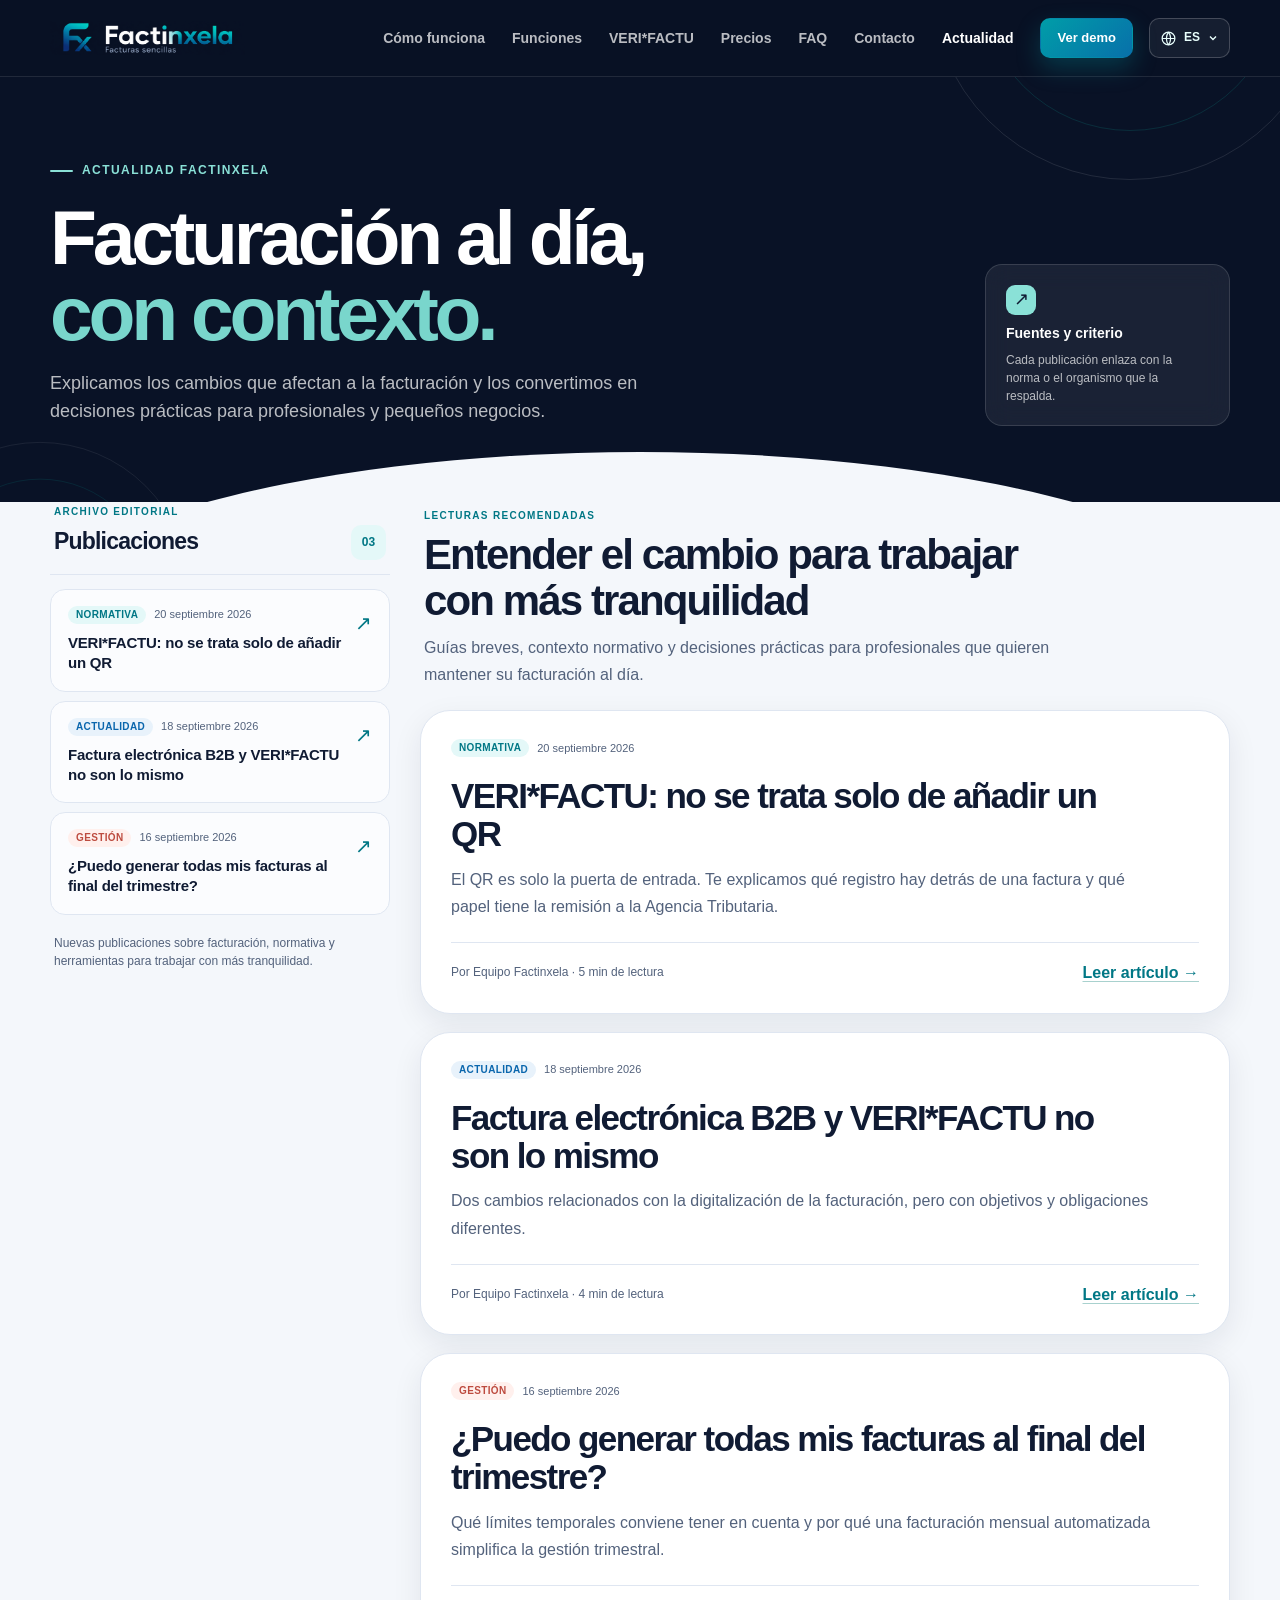
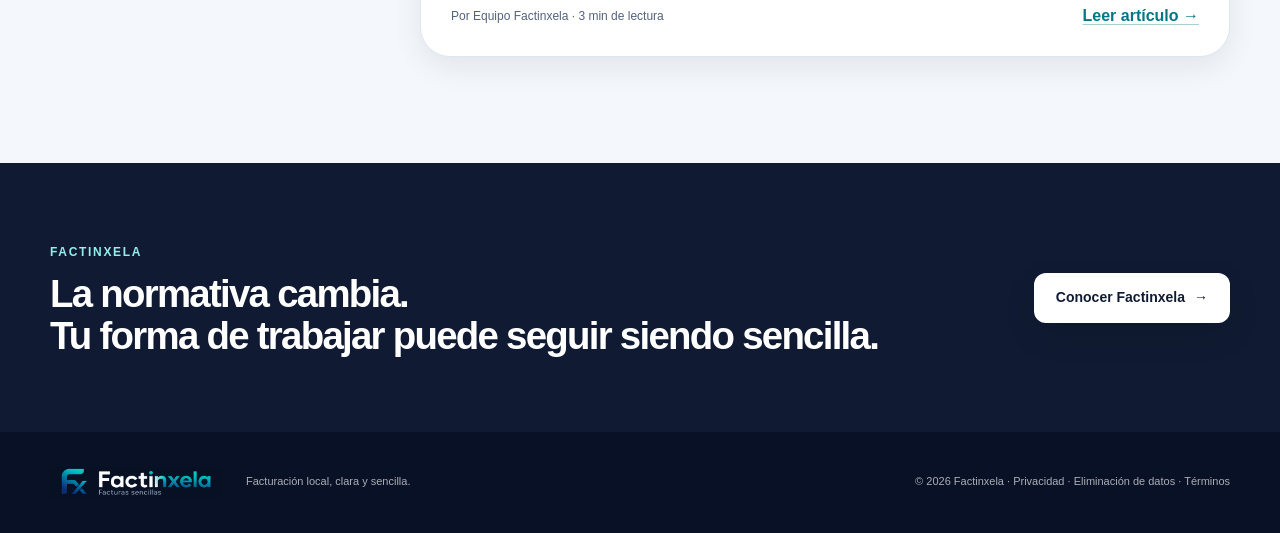
<file: actualidad/index.html>
<!doctype html>
<html lang="es">
<head>
  <meta charset="utf-8">
  <meta name="viewport" content="width=device-width, initial-scale=1">
  <meta name="description" content="Noticias, explicaciones y fuentes oficiales sobre facturación, VERI*FACTU y factura electrónica para profesionales.">
  <meta name="theme-color" content="#101b33">
  <meta property="og:title" content="Actualidad sobre facturación y VERI*FACTU · Factinxela">
  <meta property="og:description" content="Explicamos los cambios de la facturación y sus consecuencias prácticas para profesionales y pequeños negocios.">
  <meta property="og:type" content="website">
  <meta property="og:url" content="https://factinxela.es/actualidad/">
  <meta property="og:image" content="https://factinxela.es/assets/screenshots/01-panel-principal.png">
  <link rel="canonical" href="https://factinxela.es/actualidad/">
  <title>Actualidad sobre facturación y VERI*FACTU · Factinxela</title>
  <link rel="stylesheet" href="../styles.css">
  <link rel="stylesheet" href="actualidad.css">
  <script type="application/ld+json">
  {
    "@context": "https://schema.org",
    "@type": "CollectionPage",
    "name": "Actualidad sobre facturación y VERI*FACTU",
    "description": "Noticias, explicaciones y fuentes oficiales sobre facturación, VERI*FACTU y factura electrónica.",
    "url": "https://factinxela.es/actualidad/",
    "isPartOf": {
      "@type": "WebSite",
      "name": "Factinxela",
      "url": "https://factinxela.es/"
    },
    "breadcrumb": {
      "@type": "BreadcrumbList",
      "itemListElement": [
        { "@type": "ListItem", "position": 1, "name": "Inicio", "item": "https://factinxela.es/" },
        { "@type": "ListItem", "position": 2, "name": "Actualidad", "item": "https://factinxela.es/actualidad/" }
      ]
    },
    "mainEntity": {
      "@type": "ItemList",
      "itemListElement": [
        { "@type": "ListItem", "position": 1, "name": "VERI*FACTU: no se trata solo de añadir un QR", "url": "https://factinxela.es/actualidad/verifactu-qr/" },
        { "@type": "ListItem", "position": 2, "name": "Factura electrónica B2B y VERI*FACTU no son lo mismo", "url": "https://factinxela.es/actualidad/factura-electronica-b2b/" },
        { "@type": "ListItem", "position": 3, "name": "¿Puedo generar todas mis facturas al final del trimestre?", "url": "https://factinxela.es/actualidad/facturacion-trimestral/" }
      ]
    }
  }
  </script>
  <script src="../translations.js" defer></script>
  <script src="../analytics-config.js" defer></script>
  <script src="../analytics.js" defer></script>
  <script src="../app.js" defer></script>
</head>
<body>
  <a class="skip-link" href="#contenido">Saltar al contenido</a>

  <header class="site-header" data-header>
    <div class="container nav-wrap">
      <a class="brand" href="../#inicio" aria-label="Factinxela, inicio">
        <span class="brand-logo-crop" aria-hidden="true">
          <img class="brand-logo" src="../assets/Factinxela_dark.png" alt="" width="2259" height="596">
        </span>
      </a>

      <button class="nav-toggle" type="button" aria-expanded="false" aria-controls="main-nav" data-nav-toggle>
        <span class="sr-only">Abrir menú</span>
        <span></span><span></span><span></span>
      </button>

      <nav class="main-nav" id="main-nav" aria-label="Navegación principal" data-nav>
        <a href="/#flujo">Cómo funciona</a>
        <a href="/funciones/">Funciones</a>
        <a href="/verifactu/">VERI*FACTU</a>
        <a href="/precios/">Precios</a>
        <a href="/#preguntas">FAQ</a>
        <a href="/#contacto">Contacto</a>
        <a href="/actualidad/" aria-current="page">Actualidad</a>
        <a class="button button-small button-primary nav-cta" href="/demo/">Ver demo</a>
      </nav>

      <div class="language-switcher" data-language-switcher>
        <button class="language-toggle" type="button" aria-label="Cambiar idioma" aria-expanded="false" aria-controls="language-menu" data-language-toggle>
          <svg viewBox="0 0 24 24" aria-hidden="true"><circle cx="12" cy="12" r="9"/><path d="M3 12h18M12 3a15 15 0 0 1 0 18M12 3a15 15 0 0 0 0 18"/></svg>
          <span data-current-language>ES</span>
          <svg class="language-chevron" viewBox="0 0 16 16" aria-hidden="true"><path d="m4 6 4 4 4-4"/></svg>
        </button>
        <div class="language-menu" id="language-menu" role="menu" aria-label="Seleccionar idioma" data-language-menu>
          <button type="button" role="menuitemradio" aria-checked="true" data-language="es"><span class="language-icon language-icon-es">ES</span><span>Español</span></button>
          <button type="button" role="menuitemradio" aria-checked="false" data-language="gl"><span class="language-icon language-icon-gl">GL</span><span>Galego</span></button>
          <button type="button" role="menuitemradio" aria-checked="false" data-language="ca"><span class="language-icon language-icon-ca">CA</span><span>Català</span></button>
          <button type="button" role="menuitemradio" aria-checked="false" data-language="en"><span class="language-icon language-icon-en">EN</span><span>English</span></button>
        </div>
      </div>
    </div>
  </header>

  <main id="contenido" class="news-page">
    <section class="news-hero">
      <div class="news-hero-orb news-hero-orb-one" aria-hidden="true"></div>
      <div class="news-hero-orb news-hero-orb-two" aria-hidden="true"></div>
      <div class="container news-hero-inner">
        <div>
          <div class="eyebrow news-eyebrow"><span></span> Actualidad Factinxela</div>
          <h1>Facturación al día,<br><em>con contexto.</em></h1>
          <p>Explicamos los cambios que afectan a la facturación y los convertimos en decisiones prácticas para profesionales y pequeños negocios.</p>
        </div>
        <div class="news-hero-note" aria-label="Información de la sección">
          <span class="news-hero-note-icon" aria-hidden="true">↗</span>
          <strong>Fuentes y criterio</strong>
          <span>Cada publicación enlaza con la norma o el organismo que la respalda.</span>
        </div>
      </div>
    </section>

    <section class="container news-layout" aria-label="Publicaciones de actualidad">
      <aside class="news-sidebar">
        <div class="news-sidebar-heading">
          <div>
            <span class="news-kicker">Archivo editorial</span>
            <h2>Publicaciones</h2>
          </div>
          <span class="news-count">03</span>
        </div>
        <nav class="news-list" aria-label="Publicaciones">
          <a class="news-list-item" href="verifactu-qr/">
            <span class="news-list-meta"><span class="news-tag">Normativa</span><time datetime="2026-09-20">20 septiembre 2026</time></span>
            <strong>VERI*FACTU: no se trata solo de añadir un QR</strong>
            <span class="news-list-arrow" aria-hidden="true">↗</span>
          </a>
          <a class="news-list-item" href="factura-electronica-b2b/">
            <span class="news-list-meta"><span class="news-tag news-tag-blue">Actualidad</span><time datetime="2026-09-18">18 septiembre 2026</time></span>
            <strong>Factura electrónica B2B y VERI*FACTU no son lo mismo</strong>
            <span class="news-list-arrow" aria-hidden="true">↗</span>
          </a>
          <a class="news-list-item" href="facturacion-trimestral/">
            <span class="news-list-meta"><span class="news-tag news-tag-coral">Gestión</span><time datetime="2026-09-16">16 septiembre 2026</time></span>
            <strong>¿Puedo generar todas mis facturas al final del trimestre?</strong>
            <span class="news-list-arrow" aria-hidden="true">↗</span>
          </a>
        </nav>
        <p class="news-sidebar-footnote">Nuevas publicaciones sobre facturación, normativa y herramientas para trabajar con más tranquilidad.</p>
      </aside>

      <div class="news-reading-column">
        <div class="news-index-intro">
          <span class="news-kicker">Lecturas recomendadas</span>
          <h2>Entender el cambio para trabajar con más tranquilidad</h2>
          <p>Guías breves, contexto normativo y decisiones prácticas para profesionales que quieren mantener su facturación al día.</p>
        </div>

        <div class="news-index-list">
          <article class="news-index-card">
            <div class="news-article-meta"><span class="news-tag">Normativa</span><time datetime="2026-09-20">20 septiembre 2026</time></div>
            <h2><a href="verifactu-qr/">VERI*FACTU: no se trata solo de añadir un QR</a></h2>
            <p>El QR es solo la puerta de entrada. Te explicamos qué registro hay detrás de una factura y qué papel tiene la remisión a la Agencia Tributaria.</p>
            <div class="news-index-card-footer"><span>Por Equipo Factinxela · 5 min de lectura</span><a class="inline-link" href="verifactu-qr/">Leer artículo <span aria-hidden="true">→</span></a></div>
          </article>

          <article class="news-index-card">
            <div class="news-article-meta"><span class="news-tag news-tag-blue">Actualidad</span><time datetime="2026-09-18">18 septiembre 2026</time></div>
            <h2><a href="factura-electronica-b2b/">Factura electrónica B2B y VERI*FACTU no son lo mismo</a></h2>
            <p>Dos cambios relacionados con la digitalización de la facturación, pero con objetivos y obligaciones diferentes.</p>
            <div class="news-index-card-footer"><span>Por Equipo Factinxela · 4 min de lectura</span><a class="inline-link" href="factura-electronica-b2b/">Leer artículo <span aria-hidden="true">→</span></a></div>
          </article>

          <article class="news-index-card">
            <div class="news-article-meta"><span class="news-tag news-tag-coral">Gestión</span><time datetime="2026-09-16">16 septiembre 2026</time></div>
            <h2><a href="facturacion-trimestral/">¿Puedo generar todas mis facturas al final del trimestre?</a></h2>
            <p>Qué límites temporales conviene tener en cuenta y por qué una facturación mensual automatizada simplifica la gestión trimestral.</p>
            <div class="news-index-card-footer"><span>Por Equipo Factinxela · 3 min de lectura</span><a class="inline-link" href="facturacion-trimestral/">Leer artículo <span aria-hidden="true">→</span></a></div>
          </article>
        </div>
      </div>
    </section>

    <section class="news-cta">
      <div class="container news-cta-inner">
        <div>
          <span class="cta-label">Factinxela</span>
          <h2>La normativa cambia.<br>Tu forma de trabajar puede seguir siendo sencilla.</h2>
        </div>
        <a class="button button-light" href="../demo/">Conocer Factinxela <span aria-hidden="true">→</span></a>
      </div>
    </section>
  </main>

  <footer class="site-footer">
    <div class="container footer-inner">
      <a class="brand brand-footer" href="../#inicio" aria-label="Factinxela, volver al inicio">
        <span class="brand-logo-crop" aria-hidden="true">
          <img class="brand-logo" src="../assets/Factinxela_dark.png" alt="" width="2259" height="596">
        </span>
      </a>
      <p>Facturación local, clara y sencilla.</p>
      <p class="footer-note">© <span data-year>2026</span> Factinxela · <a href="../privacidad/">Privacidad</a> · <a href="../eliminacion-datos/">Eliminación de datos</a> · <a href="../terminos/">Términos</a></p>
    </div>
  </footer>
</body>
</html>
</file>
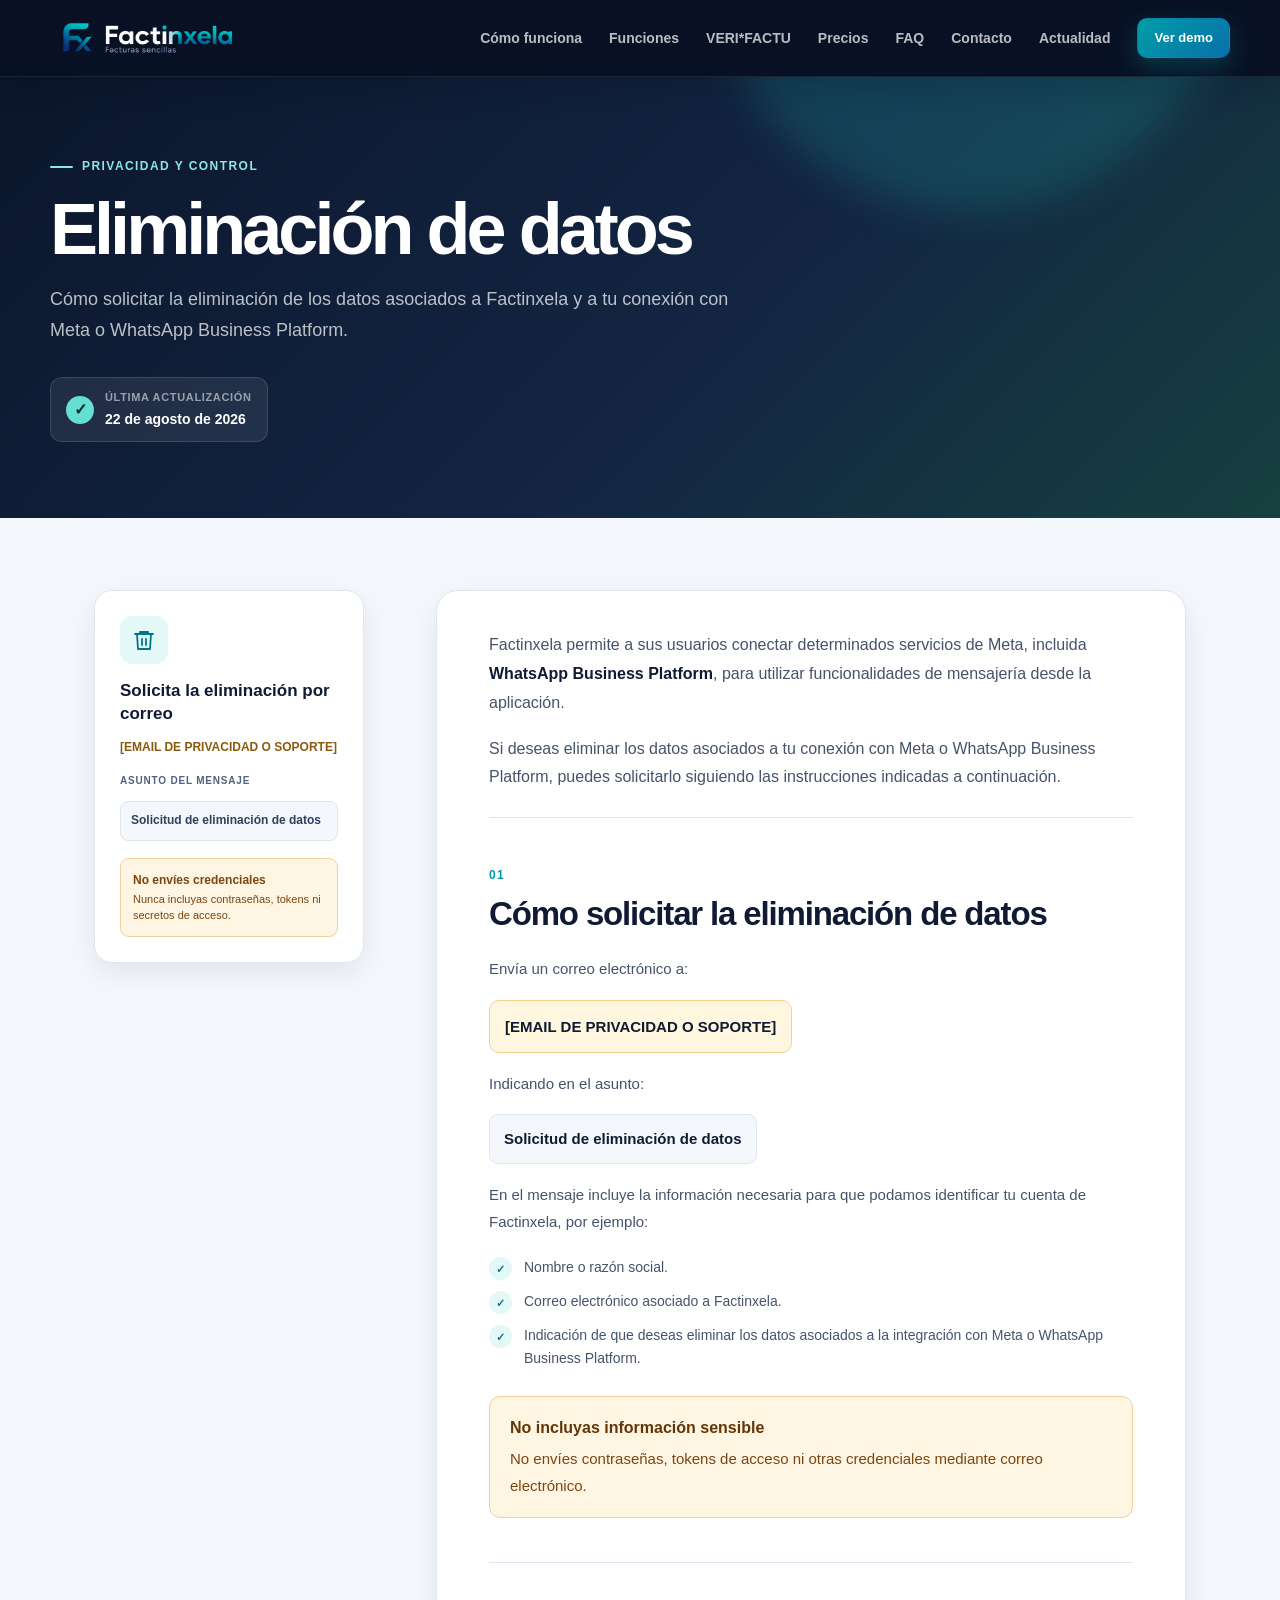
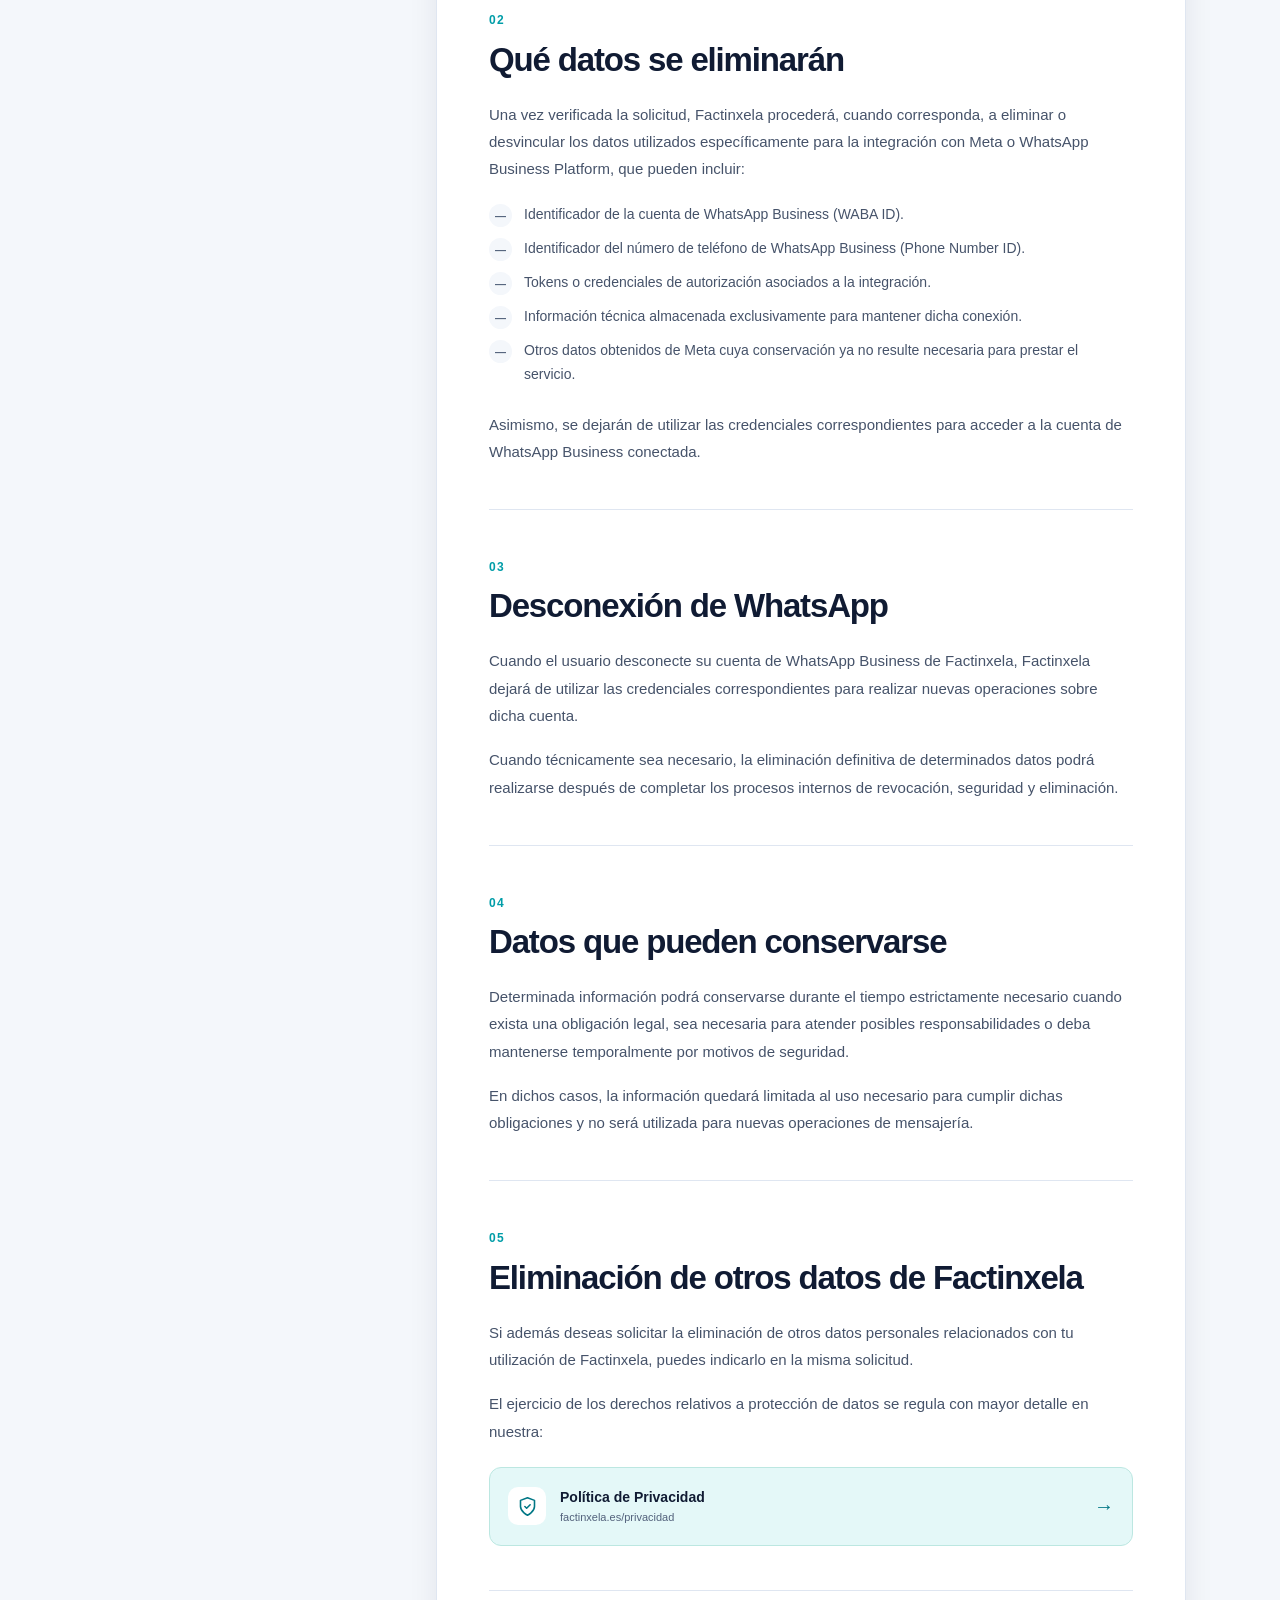
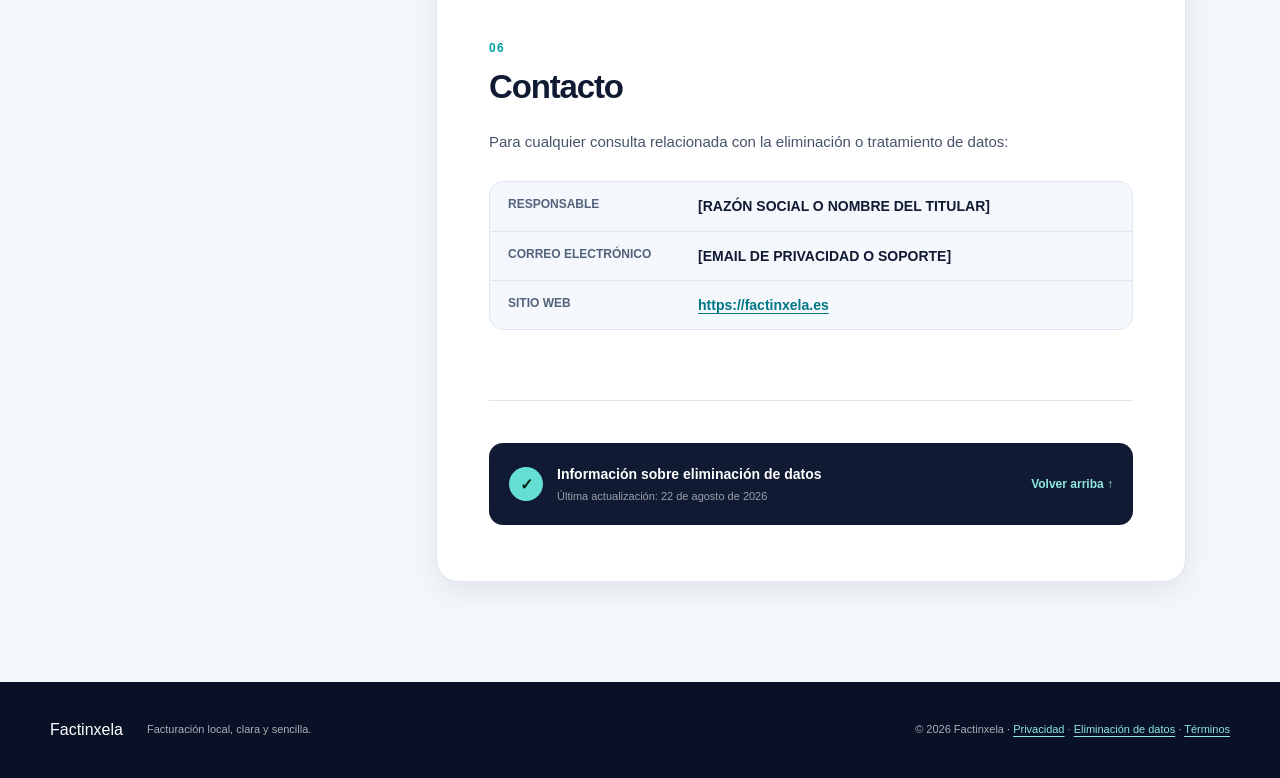
<file: eliminacion-datos/index.html>
<!doctype html>
<html lang="es">
<head>
  <meta charset="utf-8">
  <meta name="viewport" content="width=device-width, initial-scale=1">
  <meta name="description" content="Instrucciones para solicitar la eliminación de datos asociados a Factinxela, Meta y WhatsApp Business Platform.">
  <meta name="theme-color" content="#101b33">
  <meta name="robots" content="index,follow">
  <link rel="canonical" href="https://factinxela.es/eliminacion-datos">
  <meta property="og:title" content="Eliminación de datos · Factinxela">
  <meta property="og:description" content="Cómo solicitar la eliminación de datos asociados a Factinxela y a la integración con Meta.">
  <meta property="og:type" content="website">
  <meta property="og:url" content="https://factinxela.es/eliminacion-datos">
  <title>Eliminación de datos · Factinxela</title>
  <link rel="stylesheet" href="../styles.css">
  <link rel="stylesheet" href="../privacidad/privacy.css">
  <link rel="stylesheet" href="deletion.css">
  <script src="../analytics-config.js" defer></script>
  <script src="../analytics.js" defer></script>
  <script src="../app.js" defer></script>
</head>
<body class="legal-page deletion-page">
  <a class="skip-link" href="#contenido">Saltar al contenido</a>

  <header class="site-header scrolled legal-header">
    <div class="container nav-wrap legal-nav-wrap">
      <a class="brand" href="../#inicio" aria-label="Factinxela, volver al inicio"><span class="brand-logo-crop" aria-hidden="true"><img class="brand-logo" src="../assets/Factinxela_dark.png" alt="" width="2259" height="596"></span></a>
      <button class="nav-toggle" type="button" aria-expanded="false" aria-controls="main-nav" data-nav-toggle><span class="sr-only">Abrir menú</span><span></span><span></span><span></span></button>
            <nav class="main-nav" id="main-nav" aria-label="Navegación principal" data-nav>
        <a href="/#flujo">Cómo funciona</a>
        <a href="/funciones/">Funciones</a>
        <a href="/verifactu/">VERI*FACTU</a>
        <a href="/precios/">Precios</a>
        <a href="/#preguntas">FAQ</a>
        <a href="/#contacto">Contacto</a>
        <a href="/actualidad/" aria-current="page">Actualidad</a>
        <a class="button button-small button-primary nav-cta" href="/demo/">Ver demo</a>
      </nav>
    </div>
  </header>

  <main id="contenido" class="legal-main">
    <section class="legal-hero deletion-hero">
      <div class="legal-hero-glow" aria-hidden="true"></div>
      <div class="container legal-hero-inner">
        <div class="eyebrow eyebrow-light"><span></span> Privacidad y control</div>
        <h1>Eliminación de datos</h1>
        <p>Cómo solicitar la eliminación de los datos asociados a Factinxela y a tu conexión con Meta o WhatsApp Business Platform.</p>
        <div class="legal-updated">
          <span aria-hidden="true">✓</span>
          <div><small>Última actualización</small><strong>22 de agosto de 2026</strong></div>
        </div>
      </div>
    </section>

    <div class="container legal-layout deletion-layout">
      <aside class="deletion-summary" aria-label="Resumen de la solicitud">
        <span class="deletion-summary-icon" aria-hidden="true">
          <svg viewBox="0 0 24 24"><path d="M3 6h18M8 6V4h8v2M19 6l-1 15H6L5 6M10 11v6M14 11v6"/></svg>
        </span>
        <strong>Solicita la eliminación por correo</strong>
        <p>[EMAIL DE PRIVACIDAD O SOPORTE]</p>
        <small>Asunto del mensaje</small>
        <code>Solicitud de eliminación de datos</code>
        <div class="deletion-warning"><strong>No envíes credenciales</strong><span>Nunca incluyas contraseñas, tokens ni secretos de acceso.</span></div>
      </aside>

      <article class="legal-document deletion-document">
        <div class="deletion-intro">
          <p>Factinxela permite a sus usuarios conectar determinados servicios de Meta, incluida <strong>WhatsApp Business Platform</strong>, para utilizar funcionalidades de mensajería desde la aplicación.</p>
          <p>Si deseas eliminar los datos asociados a tu conexión con Meta o WhatsApp Business Platform, puedes solicitarlo siguiendo las instrucciones indicadas a continuación.</p>
        </div>

        <section id="solicitud" class="legal-section-block">
          <span class="legal-section-number">01</span>
          <h2>Cómo solicitar la eliminación de datos</h2>
          <p>Envía un correo electrónico a:</p>
          <p class="legal-contact-placeholder"><strong>[EMAIL DE PRIVACIDAD O SOPORTE]</strong></p>
          <p>Indicando en el asunto:</p>
          <p class="deletion-subject"><strong>Solicitud de eliminación de datos</strong></p>
          <p>En el mensaje incluye la información necesaria para que podamos identificar tu cuenta de Factinxela, por ejemplo:</p>
          <ul class="deletion-list">
            <li><span aria-hidden="true">✓</span> Nombre o razón social.</li>
            <li><span aria-hidden="true">✓</span> Correo electrónico asociado a Factinxela.</li>
            <li><span aria-hidden="true">✓</span> Indicación de que deseas eliminar los datos asociados a la integración con Meta o WhatsApp Business Platform.</li>
          </ul>
          <div class="deletion-alert">
            <strong>No incluyas información sensible</strong>
            <p>No envíes contraseñas, tokens de acceso ni otras credenciales mediante correo electrónico.</p>
          </div>
        </section>

        <section id="datos-eliminados" class="legal-section-block">
          <span class="legal-section-number">02</span>
          <h2>Qué datos se eliminarán</h2>
          <p>Una vez verificada la solicitud, Factinxela procederá, cuando corresponda, a eliminar o desvincular los datos utilizados específicamente para la integración con Meta o WhatsApp Business Platform, que pueden incluir:</p>
          <ul class="deletion-list deletion-data-list">
            <li><span aria-hidden="true">—</span> Identificador de la cuenta de WhatsApp Business (WABA ID).</li>
            <li><span aria-hidden="true">—</span> Identificador del número de teléfono de WhatsApp Business (Phone Number ID).</li>
            <li><span aria-hidden="true">—</span> Tokens o credenciales de autorización asociados a la integración.</li>
            <li><span aria-hidden="true">—</span> Información técnica almacenada exclusivamente para mantener dicha conexión.</li>
            <li><span aria-hidden="true">—</span> Otros datos obtenidos de Meta cuya conservación ya no resulte necesaria para prestar el servicio.</li>
          </ul>
          <p>Asimismo, se dejarán de utilizar las credenciales correspondientes para acceder a la cuenta de WhatsApp Business conectada.</p>
        </section>

        <section id="desconexion" class="legal-section-block">
          <span class="legal-section-number">03</span>
          <h2>Desconexión de WhatsApp</h2>
          <p>Cuando el usuario desconecte su cuenta de WhatsApp Business de Factinxela, Factinxela dejará de utilizar las credenciales correspondientes para realizar nuevas operaciones sobre dicha cuenta.</p>
          <p>Cuando técnicamente sea necesario, la eliminación definitiva de determinados datos podrá realizarse después de completar los procesos internos de revocación, seguridad y eliminación.</p>
        </section>

        <section id="conservacion" class="legal-section-block">
          <span class="legal-section-number">04</span>
          <h2>Datos que pueden conservarse</h2>
          <p>Determinada información podrá conservarse durante el tiempo estrictamente necesario cuando exista una obligación legal, sea necesaria para atender posibles responsabilidades o deba mantenerse temporalmente por motivos de seguridad.</p>
          <p>En dichos casos, la información quedará limitada al uso necesario para cumplir dichas obligaciones y no será utilizada para nuevas operaciones de mensajería.</p>
        </section>

        <section id="otros-datos" class="legal-section-block">
          <span class="legal-section-number">05</span>
          <h2>Eliminación de otros datos de Factinxela</h2>
          <p>Si además deseas solicitar la eliminación de otros datos personales relacionados con tu utilización de Factinxela, puedes indicarlo en la misma solicitud.</p>
          <p>El ejercicio de los derechos relativos a protección de datos se regula con mayor detalle en nuestra:</p>
          <a class="deletion-privacy-link" href="../privacidad/">
            <span aria-hidden="true">
              <svg viewBox="0 0 24 24"><path d="M12 22s8-4 8-10V5l-8-3-8 3v7c0 6 8 10 8 10Z"/><path d="m9 12 2 2 4-4"/></svg>
            </span>
            <div><strong>Política de Privacidad</strong><small>factinxela.es/privacidad</small></div>
            <b aria-hidden="true">→</b>
          </a>
        </section>

        <section id="contacto" class="legal-section-block">
          <span class="legal-section-number">06</span>
          <h2>Contacto</h2>
          <p>Para cualquier consulta relacionada con la eliminación o tratamiento de datos:</p>
          <dl class="legal-data-card deletion-contact-card">
            <div><dt>Responsable</dt><dd>[RAZÓN SOCIAL O NOMBRE DEL TITULAR]</dd></div>
            <div><dt>Correo electrónico</dt><dd>[EMAIL DE PRIVACIDAD O SOPORTE]</dd></div>
            <div><dt>Sitio web</dt><dd><a href="https://factinxela.es">https://factinxela.es</a></dd></div>
          </dl>
        </section>

        <div class="legal-end-card">
          <span aria-hidden="true">✓</span>
          <div><strong>Información sobre eliminación de datos</strong><small>Última actualización: 22 de agosto de 2026</small></div>
          <a href="#contenido">Volver arriba ↑</a>
        </div>
      </article>
    </div>
  </main>

  <footer class="site-footer legal-footer">
    <div class="container footer-inner">
      <a class="brand brand-footer" href="../" aria-label="Factinxela, volver al inicio">
        <span class="brand-mark" aria-hidden="true">
          <svg viewBox="0 0 32 32"><path d="M9 6.5h14a3 3 0 0 1 3 3v16H9a3 3 0 0 1-3-3v-13a3 3 0 0 1 3-3Z"/><path d="M11 12h10M11 17h7M11 22h4"/><path d="m20 20 2 2 4-5"/></svg>
        </span>
        <span>Factinxela</span>
      </a>
      <p>Facturación local, clara y sencilla.</p>
      <p class="footer-note">© 2026 Factinxela · <a href="../privacidad/">Privacidad</a> · <a href="./" aria-current="page">Eliminación de datos</a> · <a href="../terminos/">Términos</a></p>
    </div>
  </footer>
</body>
</html>
</file>
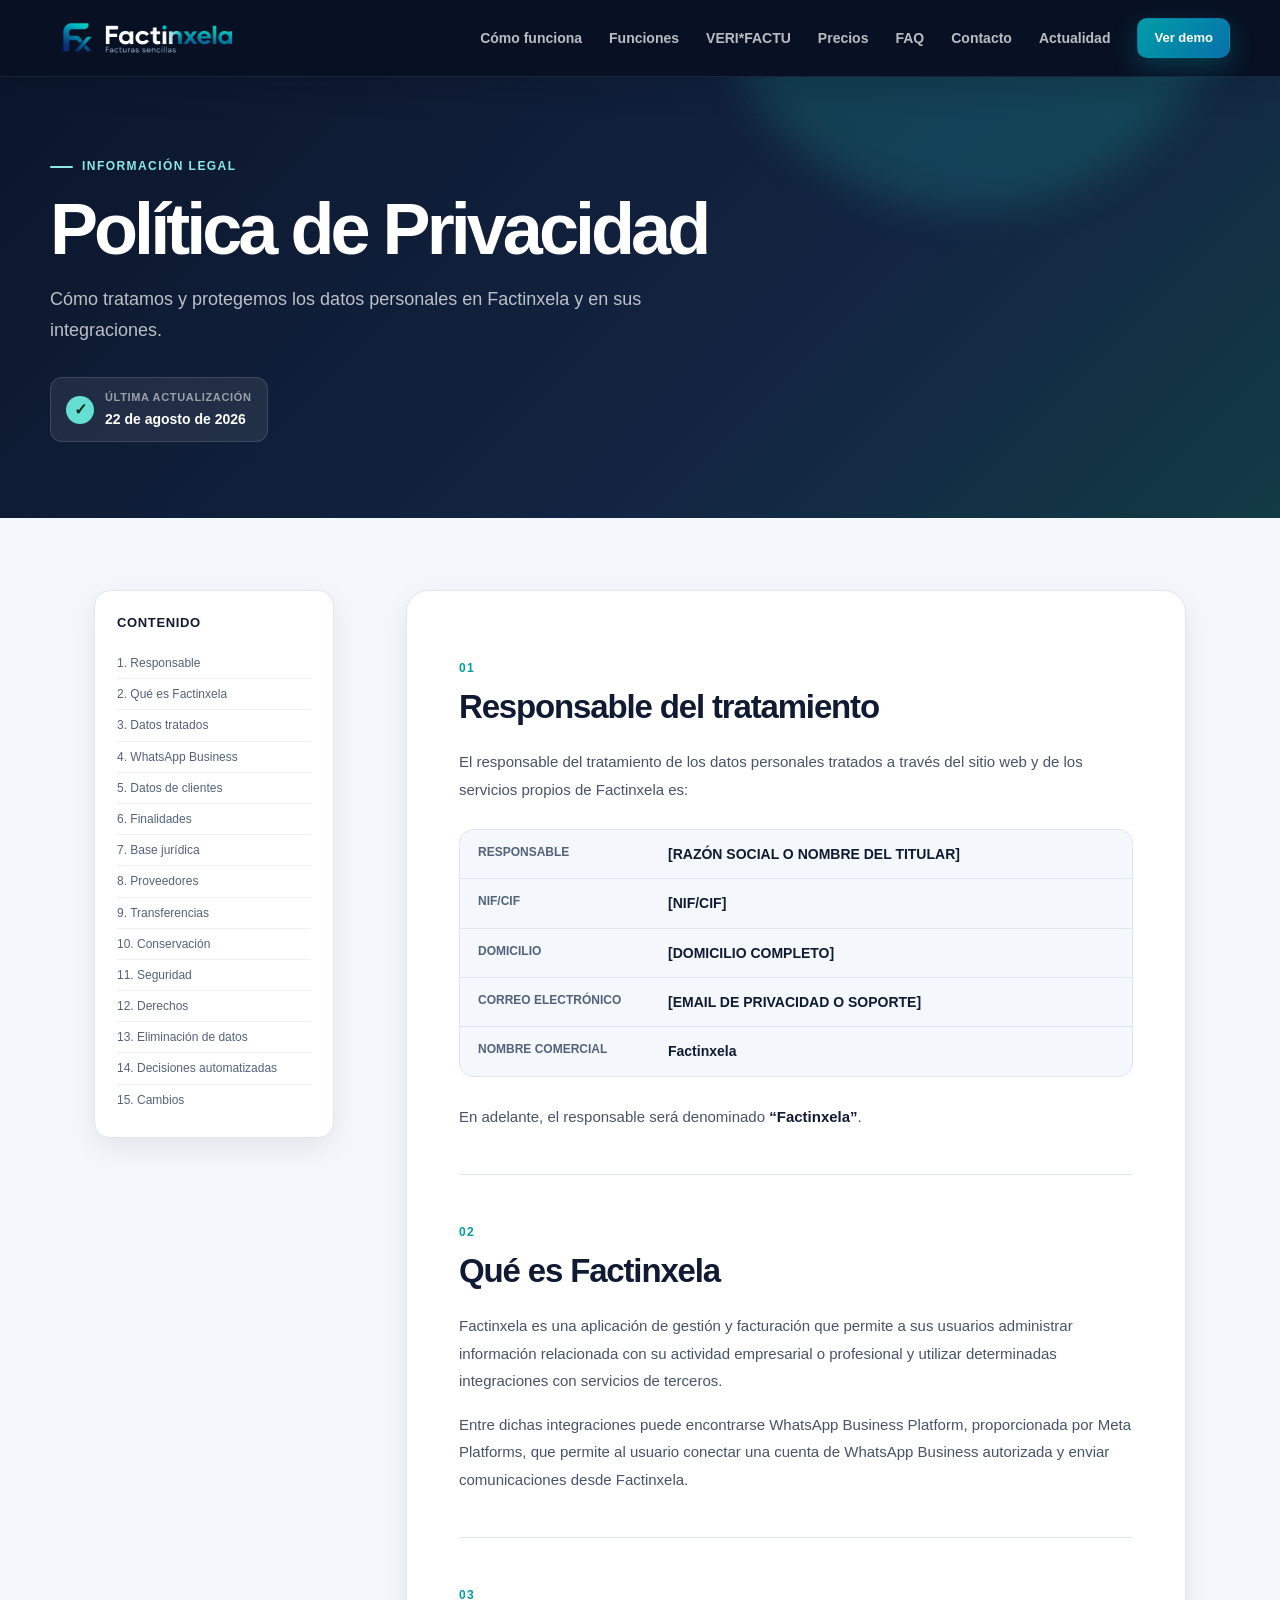
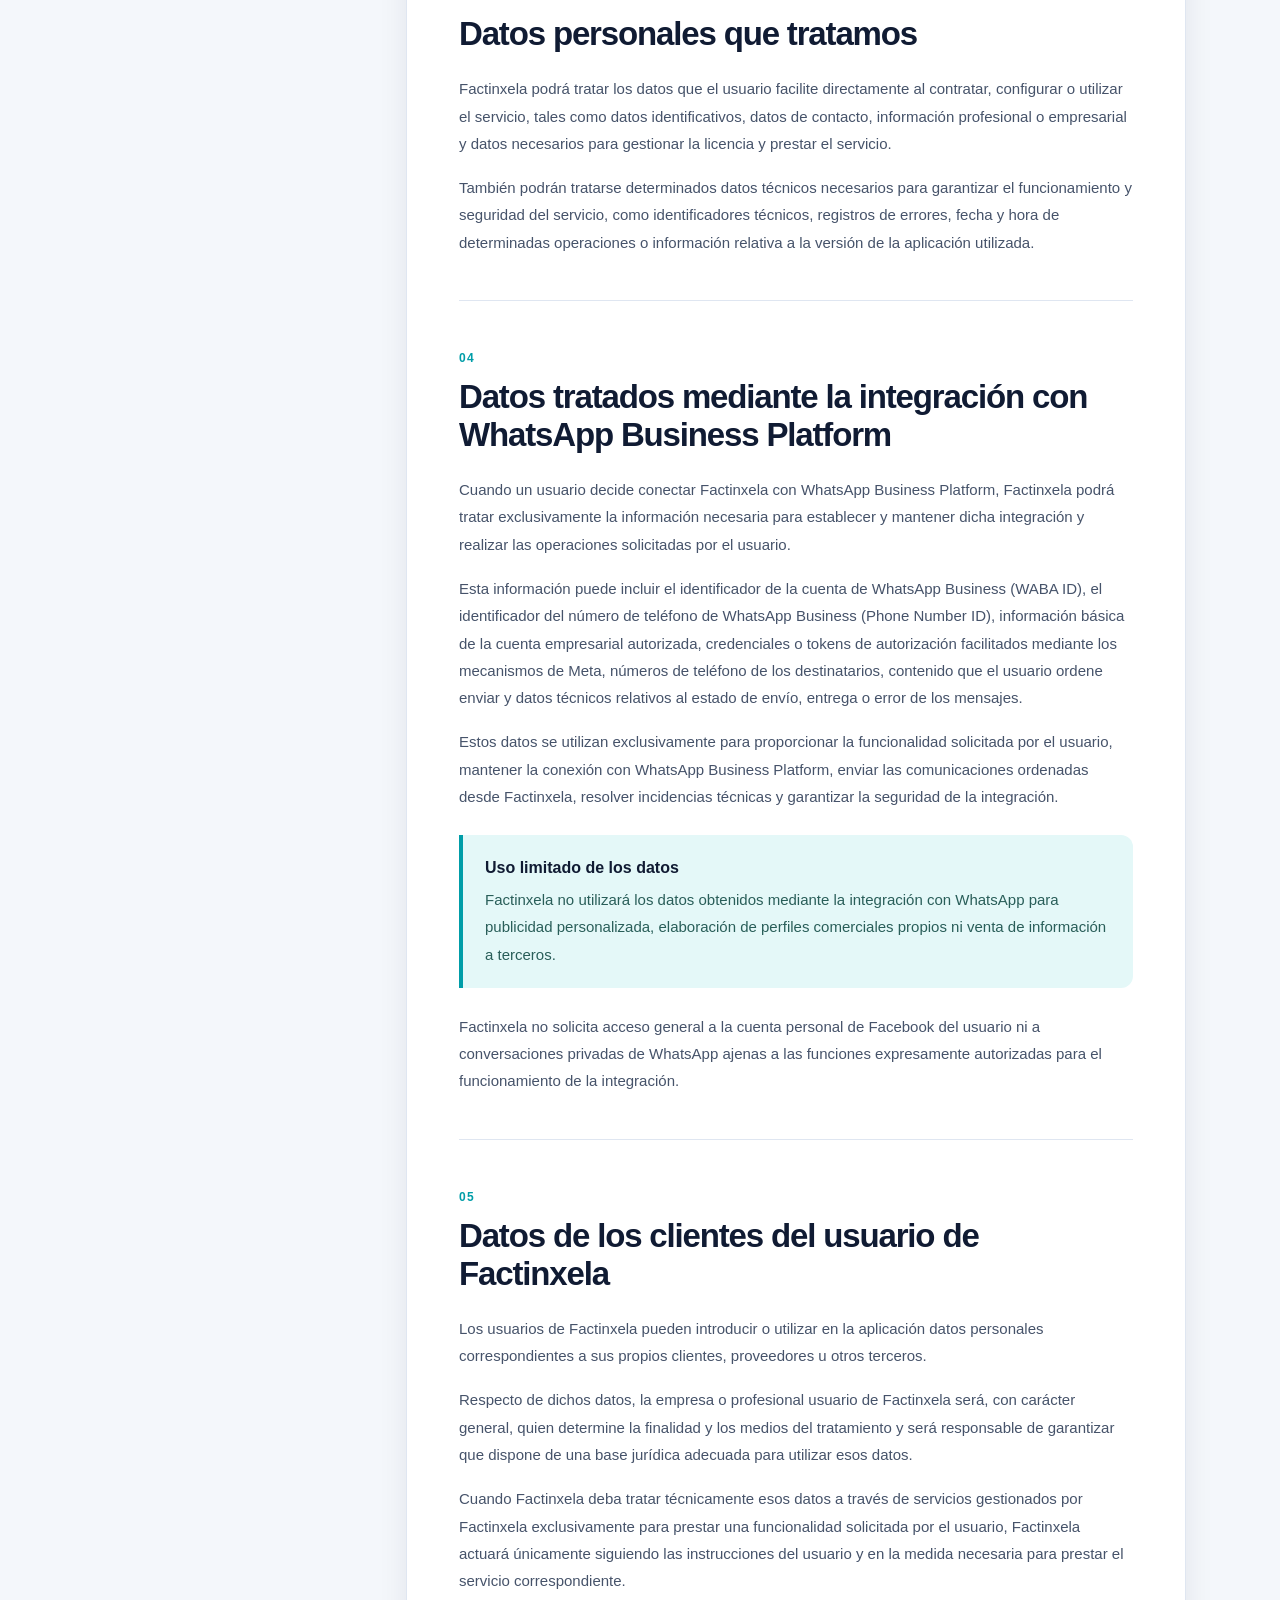
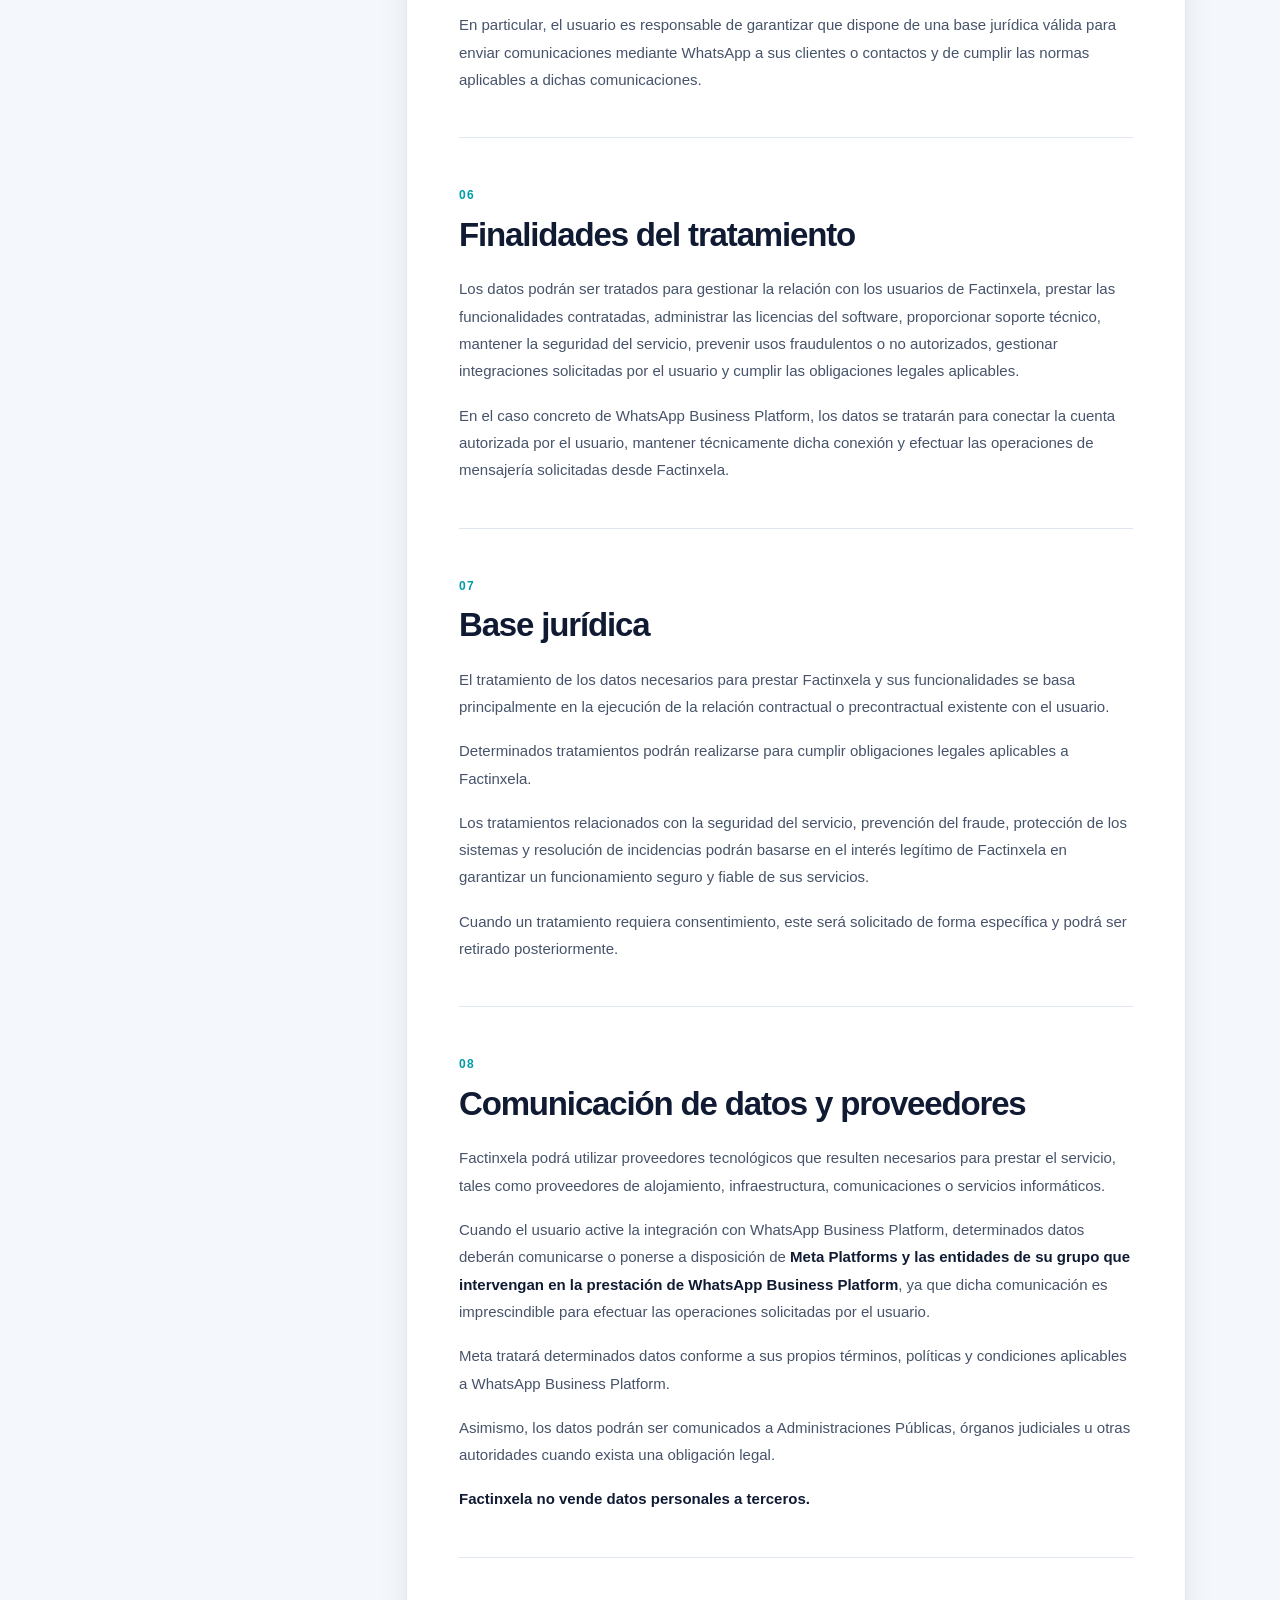
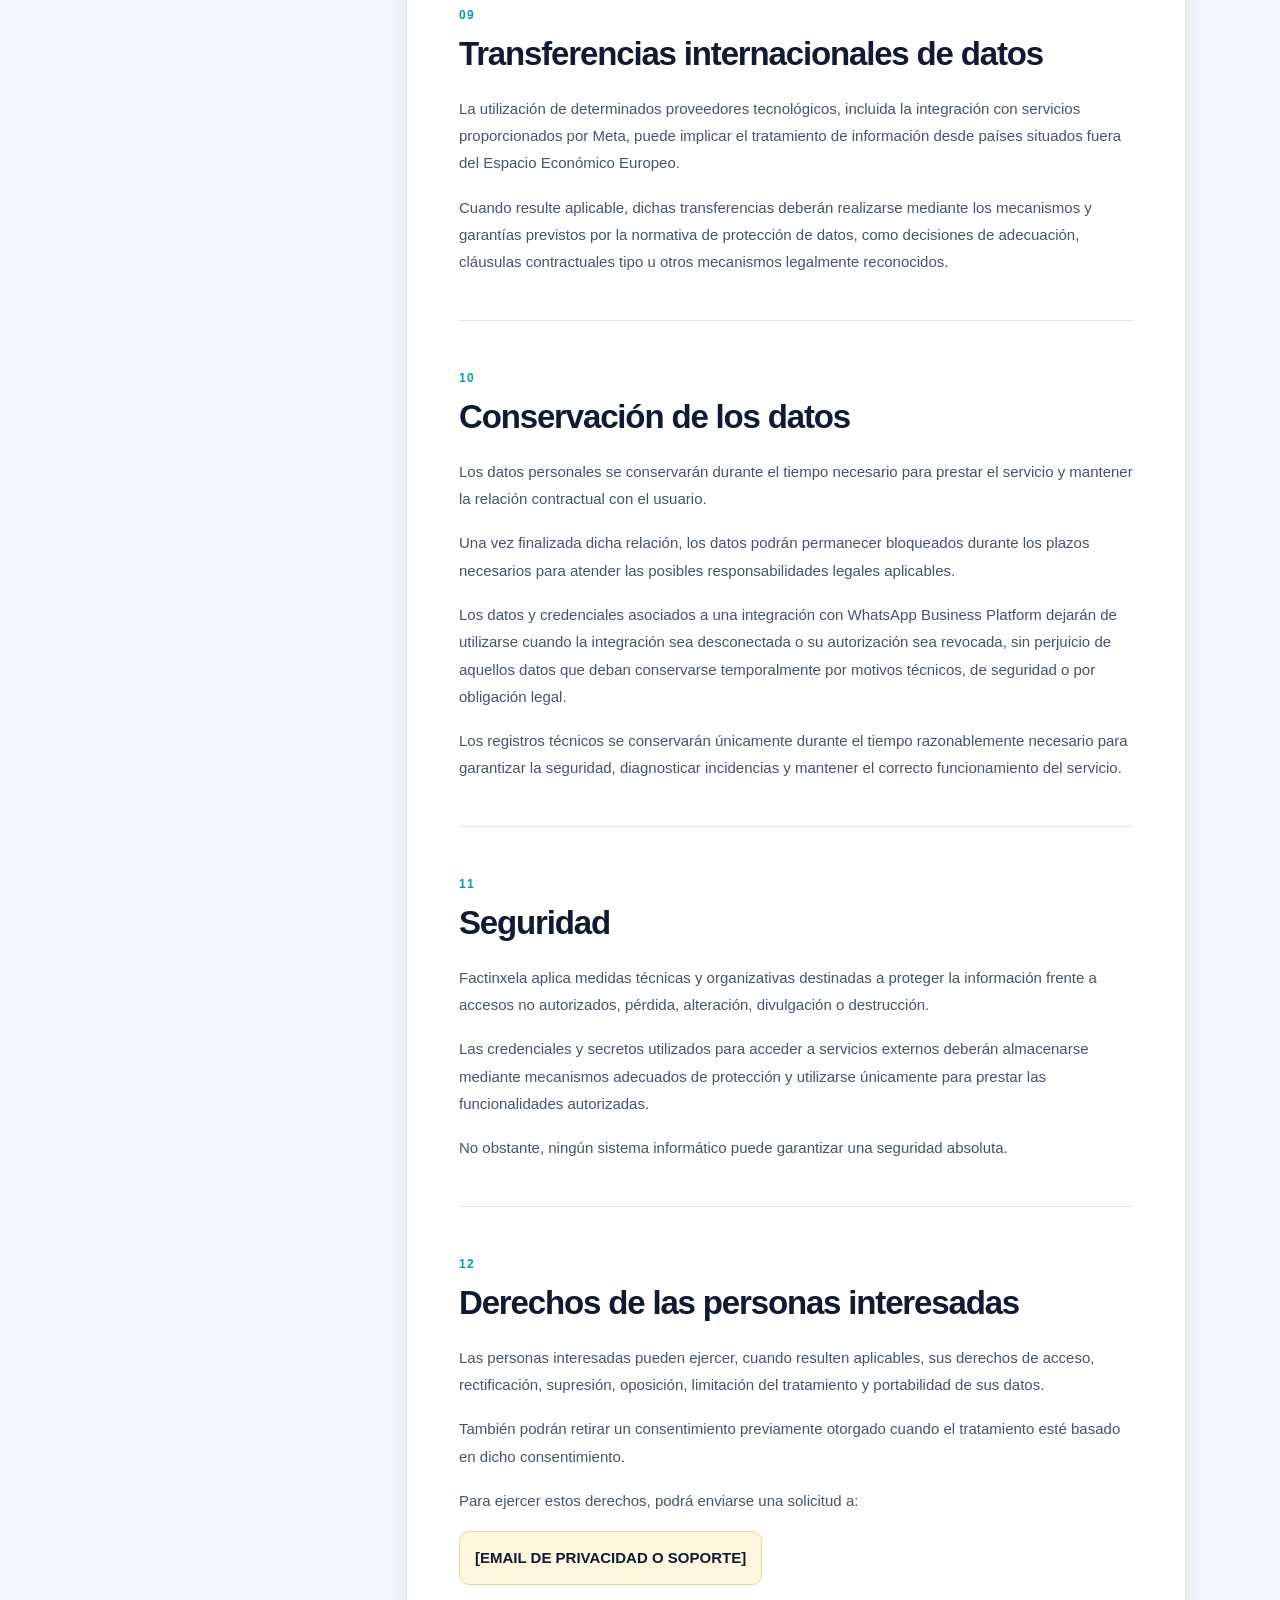
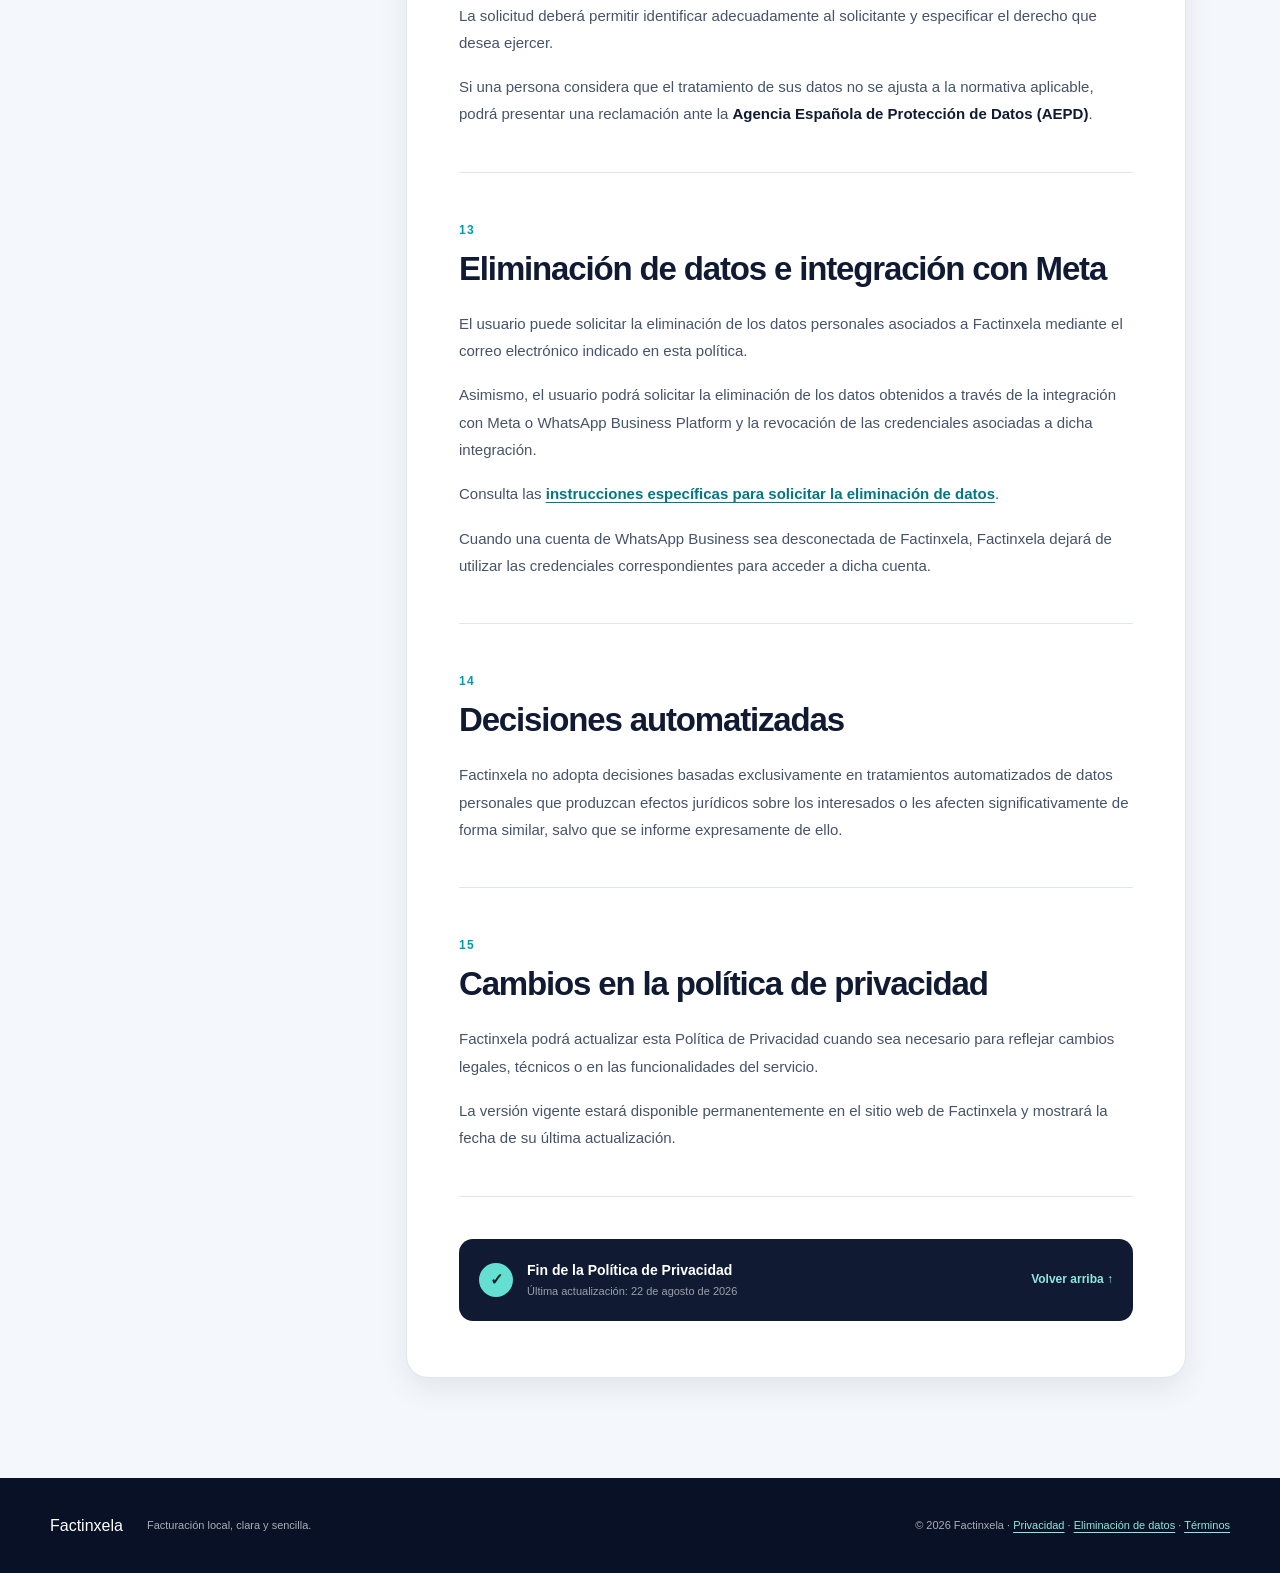
<file: privacidad/index.html>
<!doctype html>
<html lang="es">
<head>
  <meta charset="utf-8">
  <meta name="viewport" content="width=device-width, initial-scale=1">
  <meta name="description" content="Política de privacidad de Factinxela y tratamiento de datos en sus servicios e integraciones.">
  <meta name="theme-color" content="#101b33">
  <meta name="robots" content="index,follow">
  <link rel="canonical" href="https://factinxela.es/privacidad">
  <meta property="og:title" content="Política de Privacidad · Factinxela">
  <meta property="og:description" content="Información sobre el tratamiento de datos personales en Factinxela.">
  <meta property="og:type" content="website">
  <meta property="og:url" content="https://factinxela.es/privacidad">
  <title>Política de Privacidad · Factinxela</title>
  <link rel="stylesheet" href="../styles.css">
  <link rel="stylesheet" href="privacy.css">
  <script src="../analytics-config.js" defer></script>
  <script src="../analytics.js" defer></script>
  <script src="../app.js" defer></script>
</head>
<body class="legal-page">
  <a class="skip-link" href="#contenido">Saltar al contenido</a>

  <header class="site-header scrolled legal-header">
    <div class="container nav-wrap legal-nav-wrap">
      <a class="brand" href="../#inicio" aria-label="Factinxela, volver al inicio"><span class="brand-logo-crop" aria-hidden="true"><img class="brand-logo" src="../assets/Factinxela_dark.png" alt="" width="2259" height="596"></span></a>
      <button class="nav-toggle" type="button" aria-expanded="false" aria-controls="main-nav" data-nav-toggle><span class="sr-only">Abrir menú</span><span></span><span></span><span></span></button>
      <nav class="main-nav" id="main-nav" aria-label="Navegación principal" data-nav>
        <a href="/#flujo">Cómo funciona</a>
        <a href="/funciones/">Funciones</a>
        <a href="/verifactu/">VERI*FACTU</a>
        <a href="/precios/">Precios</a>
        <a href="/#preguntas">FAQ</a>
        <a href="/#contacto">Contacto</a>
        <a href="/actualidad/" aria-current="page">Actualidad</a>
        <a class="button button-small button-primary nav-cta" href="/demo/">Ver demo</a>
      </nav>
    </div>
  </header>

  <main id="contenido" class="legal-main">
    <section class="legal-hero">
      <div class="legal-hero-glow" aria-hidden="true"></div>
      <div class="container legal-hero-inner">
        <div class="eyebrow eyebrow-light"><span></span> Información legal</div>
        <h1>Política de Privacidad</h1>
        <p>Cómo tratamos y protegemos los datos personales en Factinxela y en sus integraciones.</p>
        <div class="legal-updated">
          <span aria-hidden="true">✓</span>
          <div><small>Última actualización</small><strong>22 de agosto de 2026</strong></div>
        </div>
      </div>
    </section>

    <div class="container legal-layout">
      <aside class="legal-index" aria-label="Índice de la política de privacidad">
        <strong>Contenido</strong>
        <nav>
          <a href="#responsable">1. Responsable</a>
          <a href="#que-es">2. Qué es Factinxela</a>
          <a href="#datos">3. Datos tratados</a>
          <a href="#whatsapp">4. WhatsApp Business</a>
          <a href="#clientes">5. Datos de clientes</a>
          <a href="#finalidades">6. Finalidades</a>
          <a href="#base-juridica">7. Base jurídica</a>
          <a href="#proveedores">8. Proveedores</a>
          <a href="#transferencias">9. Transferencias</a>
          <a href="#conservacion">10. Conservación</a>
          <a href="#seguridad">11. Seguridad</a>
          <a href="#derechos">12. Derechos</a>
          <a href="#eliminacion">13. Eliminación de datos</a>
          <a href="#automatizadas">14. Decisiones automatizadas</a>
          <a href="#cambios">15. Cambios</a>
        </nav>
      </aside>

      <article class="legal-document">
        <section id="responsable" class="legal-section-block">
          <span class="legal-section-number">01</span>
          <h2>Responsable del tratamiento</h2>
          <p>El responsable del tratamiento de los datos personales tratados a través del sitio web y de los servicios propios de Factinxela es:</p>
          <dl class="legal-data-card">
            <div><dt>Responsable</dt><dd>[RAZÓN SOCIAL O NOMBRE DEL TITULAR]</dd></div>
            <div><dt>NIF/CIF</dt><dd>[NIF/CIF]</dd></div>
            <div><dt>Domicilio</dt><dd>[DOMICILIO COMPLETO]</dd></div>
            <div><dt>Correo electrónico</dt><dd>[EMAIL DE PRIVACIDAD O SOPORTE]</dd></div>
            <div><dt>Nombre comercial</dt><dd>Factinxela</dd></div>
          </dl>
          <p>En adelante, el responsable será denominado <strong>“Factinxela”</strong>.</p>
        </section>

        <section id="que-es" class="legal-section-block">
          <span class="legal-section-number">02</span>
          <h2>Qué es Factinxela</h2>
          <p>Factinxela es una aplicación de gestión y facturación que permite a sus usuarios administrar información relacionada con su actividad empresarial o profesional y utilizar determinadas integraciones con servicios de terceros.</p>
          <p>Entre dichas integraciones puede encontrarse WhatsApp Business Platform, proporcionada por Meta Platforms, que permite al usuario conectar una cuenta de WhatsApp Business autorizada y enviar comunicaciones desde Factinxela.</p>
        </section>

        <section id="datos" class="legal-section-block">
          <span class="legal-section-number">03</span>
          <h2>Datos personales que tratamos</h2>
          <p>Factinxela podrá tratar los datos que el usuario facilite directamente al contratar, configurar o utilizar el servicio, tales como datos identificativos, datos de contacto, información profesional o empresarial y datos necesarios para gestionar la licencia y prestar el servicio.</p>
          <p>También podrán tratarse determinados datos técnicos necesarios para garantizar el funcionamiento y seguridad del servicio, como identificadores técnicos, registros de errores, fecha y hora de determinadas operaciones o información relativa a la versión de la aplicación utilizada.</p>
        </section>

        <section id="whatsapp" class="legal-section-block">
          <span class="legal-section-number">04</span>
          <h2>Datos tratados mediante la integración con WhatsApp Business Platform</h2>
          <p>Cuando un usuario decide conectar Factinxela con WhatsApp Business Platform, Factinxela podrá tratar exclusivamente la información necesaria para establecer y mantener dicha integración y realizar las operaciones solicitadas por el usuario.</p>
          <p>Esta información puede incluir el identificador de la cuenta de WhatsApp Business (WABA ID), el identificador del número de teléfono de WhatsApp Business (Phone Number ID), información básica de la cuenta empresarial autorizada, credenciales o tokens de autorización facilitados mediante los mecanismos de Meta, números de teléfono de los destinatarios, contenido que el usuario ordene enviar y datos técnicos relativos al estado de envío, entrega o error de los mensajes.</p>
          <p>Estos datos se utilizan exclusivamente para proporcionar la funcionalidad solicitada por el usuario, mantener la conexión con WhatsApp Business Platform, enviar las comunicaciones ordenadas desde Factinxela, resolver incidencias técnicas y garantizar la seguridad de la integración.</p>
          <div class="legal-callout">
            <strong>Uso limitado de los datos</strong>
            <p>Factinxela no utilizará los datos obtenidos mediante la integración con WhatsApp para publicidad personalizada, elaboración de perfiles comerciales propios ni venta de información a terceros.</p>
          </div>
          <p>Factinxela no solicita acceso general a la cuenta personal de Facebook del usuario ni a conversaciones privadas de WhatsApp ajenas a las funciones expresamente autorizadas para el funcionamiento de la integración.</p>
        </section>

        <section id="clientes" class="legal-section-block">
          <span class="legal-section-number">05</span>
          <h2>Datos de los clientes del usuario de Factinxela</h2>
          <p>Los usuarios de Factinxela pueden introducir o utilizar en la aplicación datos personales correspondientes a sus propios clientes, proveedores u otros terceros.</p>
          <p>Respecto de dichos datos, la empresa o profesional usuario de Factinxela será, con carácter general, quien determine la finalidad y los medios del tratamiento y será responsable de garantizar que dispone de una base jurídica adecuada para utilizar esos datos.</p>
          <p>Cuando Factinxela deba tratar técnicamente esos datos a través de servicios gestionados por Factinxela exclusivamente para prestar una funcionalidad solicitada por el usuario, Factinxela actuará únicamente siguiendo las instrucciones del usuario y en la medida necesaria para prestar el servicio correspondiente.</p>
          <p>En particular, el usuario es responsable de garantizar que dispone de una base jurídica válida para enviar comunicaciones mediante WhatsApp a sus clientes o contactos y de cumplir las normas aplicables a dichas comunicaciones.</p>
        </section>

        <section id="finalidades" class="legal-section-block">
          <span class="legal-section-number">06</span>
          <h2>Finalidades del tratamiento</h2>
          <p>Los datos podrán ser tratados para gestionar la relación con los usuarios de Factinxela, prestar las funcionalidades contratadas, administrar las licencias del software, proporcionar soporte técnico, mantener la seguridad del servicio, prevenir usos fraudulentos o no autorizados, gestionar integraciones solicitadas por el usuario y cumplir las obligaciones legales aplicables.</p>
          <p>En el caso concreto de WhatsApp Business Platform, los datos se tratarán para conectar la cuenta autorizada por el usuario, mantener técnicamente dicha conexión y efectuar las operaciones de mensajería solicitadas desde Factinxela.</p>
        </section>

        <section id="base-juridica" class="legal-section-block">
          <span class="legal-section-number">07</span>
          <h2>Base jurídica</h2>
          <p>El tratamiento de los datos necesarios para prestar Factinxela y sus funcionalidades se basa principalmente en la ejecución de la relación contractual o precontractual existente con el usuario.</p>
          <p>Determinados tratamientos podrán realizarse para cumplir obligaciones legales aplicables a Factinxela.</p>
          <p>Los tratamientos relacionados con la seguridad del servicio, prevención del fraude, protección de los sistemas y resolución de incidencias podrán basarse en el interés legítimo de Factinxela en garantizar un funcionamiento seguro y fiable de sus servicios.</p>
          <p>Cuando un tratamiento requiera consentimiento, este será solicitado de forma específica y podrá ser retirado posteriormente.</p>
        </section>

        <section id="proveedores" class="legal-section-block">
          <span class="legal-section-number">08</span>
          <h2>Comunicación de datos y proveedores</h2>
          <p>Factinxela podrá utilizar proveedores tecnológicos que resulten necesarios para prestar el servicio, tales como proveedores de alojamiento, infraestructura, comunicaciones o servicios informáticos.</p>
          <p>Cuando el usuario active la integración con WhatsApp Business Platform, determinados datos deberán comunicarse o ponerse a disposición de <strong>Meta Platforms y las entidades de su grupo que intervengan en la prestación de WhatsApp Business Platform</strong>, ya que dicha comunicación es imprescindible para efectuar las operaciones solicitadas por el usuario.</p>
          <p>Meta tratará determinados datos conforme a sus propios términos, políticas y condiciones aplicables a WhatsApp Business Platform.</p>
          <p>Asimismo, los datos podrán ser comunicados a Administraciones Públicas, órganos judiciales u otras autoridades cuando exista una obligación legal.</p>
          <p><strong>Factinxela no vende datos personales a terceros.</strong></p>
        </section>

        <section id="transferencias" class="legal-section-block">
          <span class="legal-section-number">09</span>
          <h2>Transferencias internacionales de datos</h2>
          <p>La utilización de determinados proveedores tecnológicos, incluida la integración con servicios proporcionados por Meta, puede implicar el tratamiento de información desde países situados fuera del Espacio Económico Europeo.</p>
          <p>Cuando resulte aplicable, dichas transferencias deberán realizarse mediante los mecanismos y garantías previstos por la normativa de protección de datos, como decisiones de adecuación, cláusulas contractuales tipo u otros mecanismos legalmente reconocidos.</p>
        </section>

        <section id="conservacion" class="legal-section-block">
          <span class="legal-section-number">10</span>
          <h2>Conservación de los datos</h2>
          <p>Los datos personales se conservarán durante el tiempo necesario para prestar el servicio y mantener la relación contractual con el usuario.</p>
          <p>Una vez finalizada dicha relación, los datos podrán permanecer bloqueados durante los plazos necesarios para atender las posibles responsabilidades legales aplicables.</p>
          <p>Los datos y credenciales asociados a una integración con WhatsApp Business Platform dejarán de utilizarse cuando la integración sea desconectada o su autorización sea revocada, sin perjuicio de aquellos datos que deban conservarse temporalmente por motivos técnicos, de seguridad o por obligación legal.</p>
          <p>Los registros técnicos se conservarán únicamente durante el tiempo razonablemente necesario para garantizar la seguridad, diagnosticar incidencias y mantener el correcto funcionamiento del servicio.</p>
        </section>

        <section id="seguridad" class="legal-section-block">
          <span class="legal-section-number">11</span>
          <h2>Seguridad</h2>
          <p>Factinxela aplica medidas técnicas y organizativas destinadas a proteger la información frente a accesos no autorizados, pérdida, alteración, divulgación o destrucción.</p>
          <p>Las credenciales y secretos utilizados para acceder a servicios externos deberán almacenarse mediante mecanismos adecuados de protección y utilizarse únicamente para prestar las funcionalidades autorizadas.</p>
          <p>No obstante, ningún sistema informático puede garantizar una seguridad absoluta.</p>
        </section>

        <section id="derechos" class="legal-section-block">
          <span class="legal-section-number">12</span>
          <h2>Derechos de las personas interesadas</h2>
          <p>Las personas interesadas pueden ejercer, cuando resulten aplicables, sus derechos de acceso, rectificación, supresión, oposición, limitación del tratamiento y portabilidad de sus datos.</p>
          <p>También podrán retirar un consentimiento previamente otorgado cuando el tratamiento esté basado en dicho consentimiento.</p>
          <p>Para ejercer estos derechos, podrá enviarse una solicitud a:</p>
          <p class="legal-contact-placeholder"><strong>[EMAIL DE PRIVACIDAD O SOPORTE]</strong></p>
          <p>La solicitud deberá permitir identificar adecuadamente al solicitante y especificar el derecho que desea ejercer.</p>
          <p>Si una persona considera que el tratamiento de sus datos no se ajusta a la normativa aplicable, podrá presentar una reclamación ante la <strong>Agencia Española de Protección de Datos (AEPD)</strong>.</p>
        </section>

        <section id="eliminacion" class="legal-section-block">
          <span class="legal-section-number">13</span>
          <h2>Eliminación de datos e integración con Meta</h2>
          <p>El usuario puede solicitar la eliminación de los datos personales asociados a Factinxela mediante el correo electrónico indicado en esta política.</p>
          <p>Asimismo, el usuario podrá solicitar la eliminación de los datos obtenidos a través de la integración con Meta o WhatsApp Business Platform y la revocación de las credenciales asociadas a dicha integración.</p>
          <p>Consulta las <a class="legal-inline-link" href="../eliminacion-datos/">instrucciones específicas para solicitar la eliminación de datos</a>.</p>
          <p>Cuando una cuenta de WhatsApp Business sea desconectada de Factinxela, Factinxela dejará de utilizar las credenciales correspondientes para acceder a dicha cuenta.</p>
        </section>

        <section id="automatizadas" class="legal-section-block">
          <span class="legal-section-number">14</span>
          <h2>Decisiones automatizadas</h2>
          <p>Factinxela no adopta decisiones basadas exclusivamente en tratamientos automatizados de datos personales que produzcan efectos jurídicos sobre los interesados o les afecten significativamente de forma similar, salvo que se informe expresamente de ello.</p>
        </section>

        <section id="cambios" class="legal-section-block">
          <span class="legal-section-number">15</span>
          <h2>Cambios en la política de privacidad</h2>
          <p>Factinxela podrá actualizar esta Política de Privacidad cuando sea necesario para reflejar cambios legales, técnicos o en las funcionalidades del servicio.</p>
          <p>La versión vigente estará disponible permanentemente en el sitio web de Factinxela y mostrará la fecha de su última actualización.</p>
        </section>

        <div class="legal-end-card">
          <span aria-hidden="true">✓</span>
          <div><strong>Fin de la Política de Privacidad</strong><small>Última actualización: 22 de agosto de 2026</small></div>
          <a href="#contenido">Volver arriba ↑</a>
        </div>
      </article>
    </div>
  </main>

  <footer class="site-footer legal-footer">
    <div class="container footer-inner">
      <a class="brand brand-footer" href="../" aria-label="Factinxela, volver al inicio">
        <span class="brand-mark" aria-hidden="true">
          <svg viewBox="0 0 32 32"><path d="M9 6.5h14a3 3 0 0 1 3 3v16H9a3 3 0 0 1-3-3v-13a3 3 0 0 1 3-3Z"/><path d="M11 12h10M11 17h7M11 22h4"/><path d="m20 20 2 2 4-5"/></svg>
        </span>
        <span>Factinxela</span>
      </a>
      <p>Facturación local, clara y sencilla.</p>
      <p class="footer-note">© 2026 Factinxela · <a href="./" aria-current="page">Privacidad</a> · <a href="../eliminacion-datos/">Eliminación de datos</a> · <a href="../terminos/">Términos</a></p>
    </div>
  </footer>
</body>
</html>
</file>
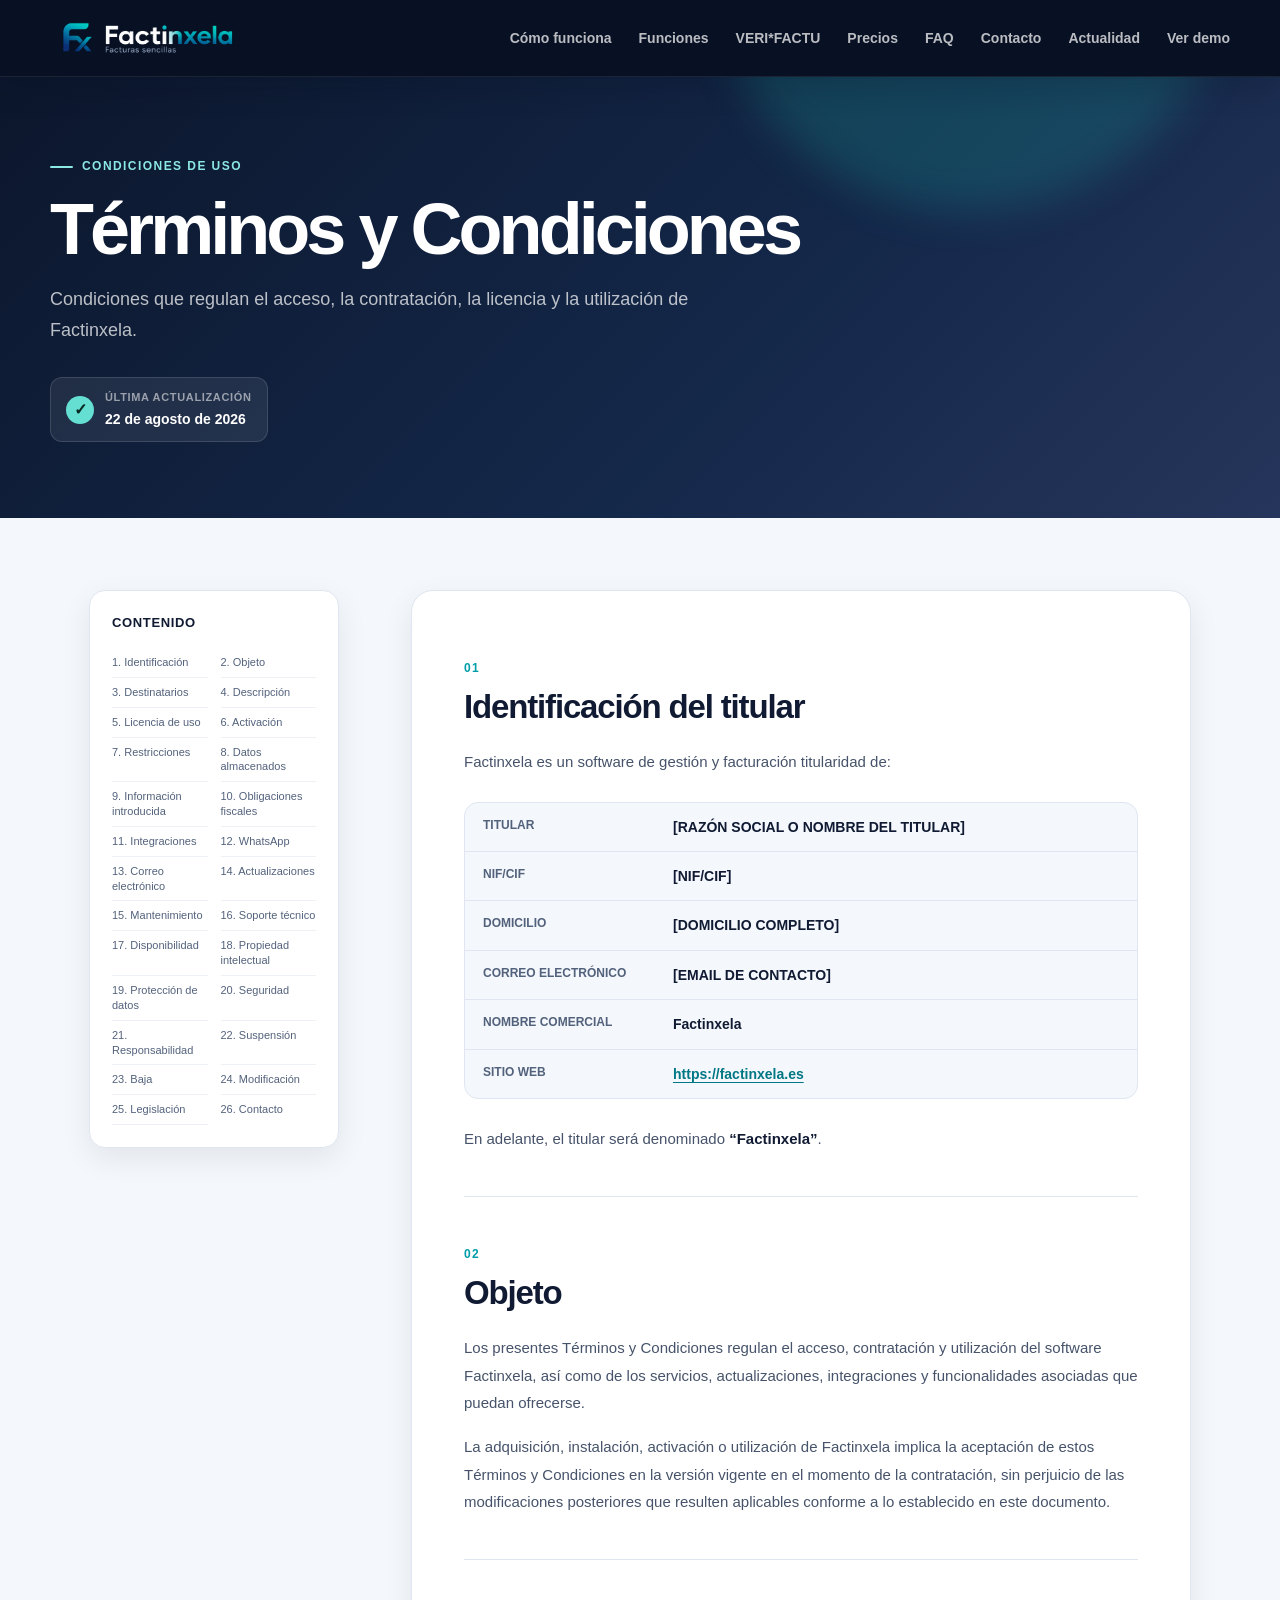
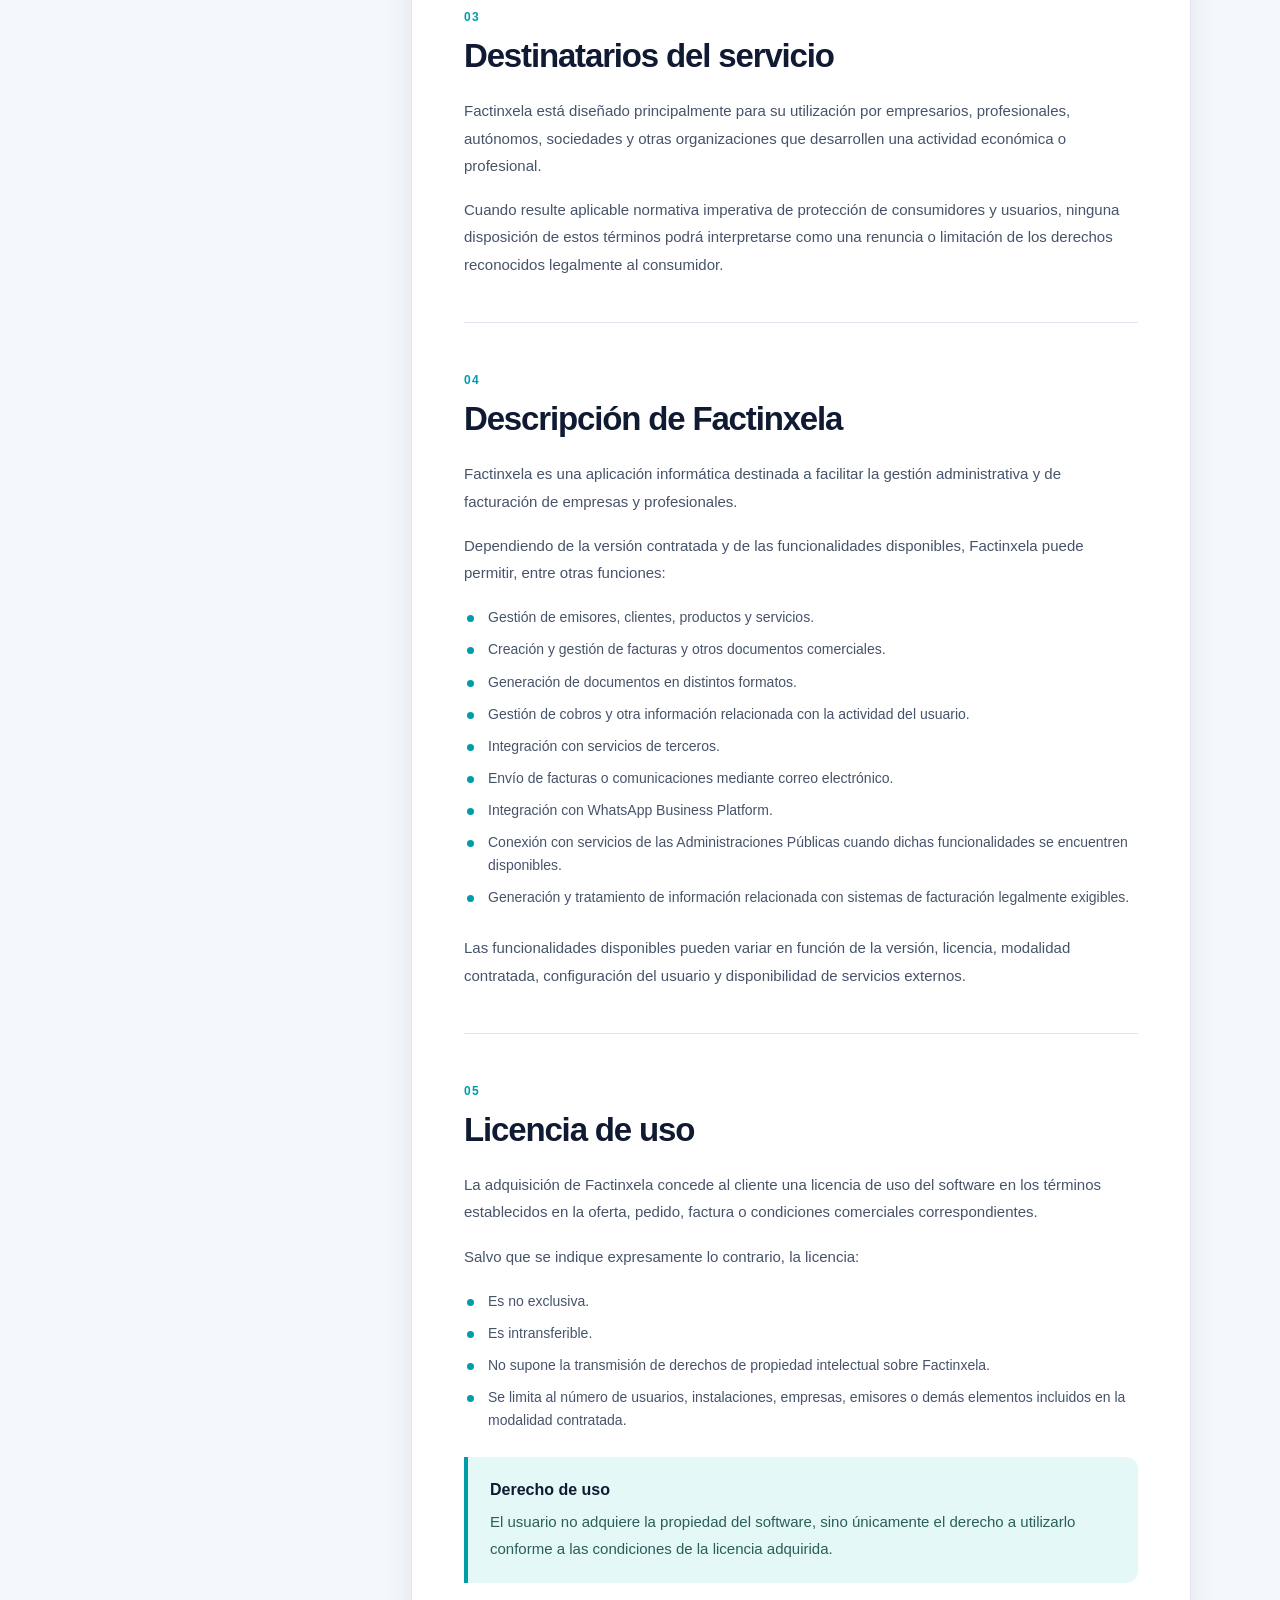
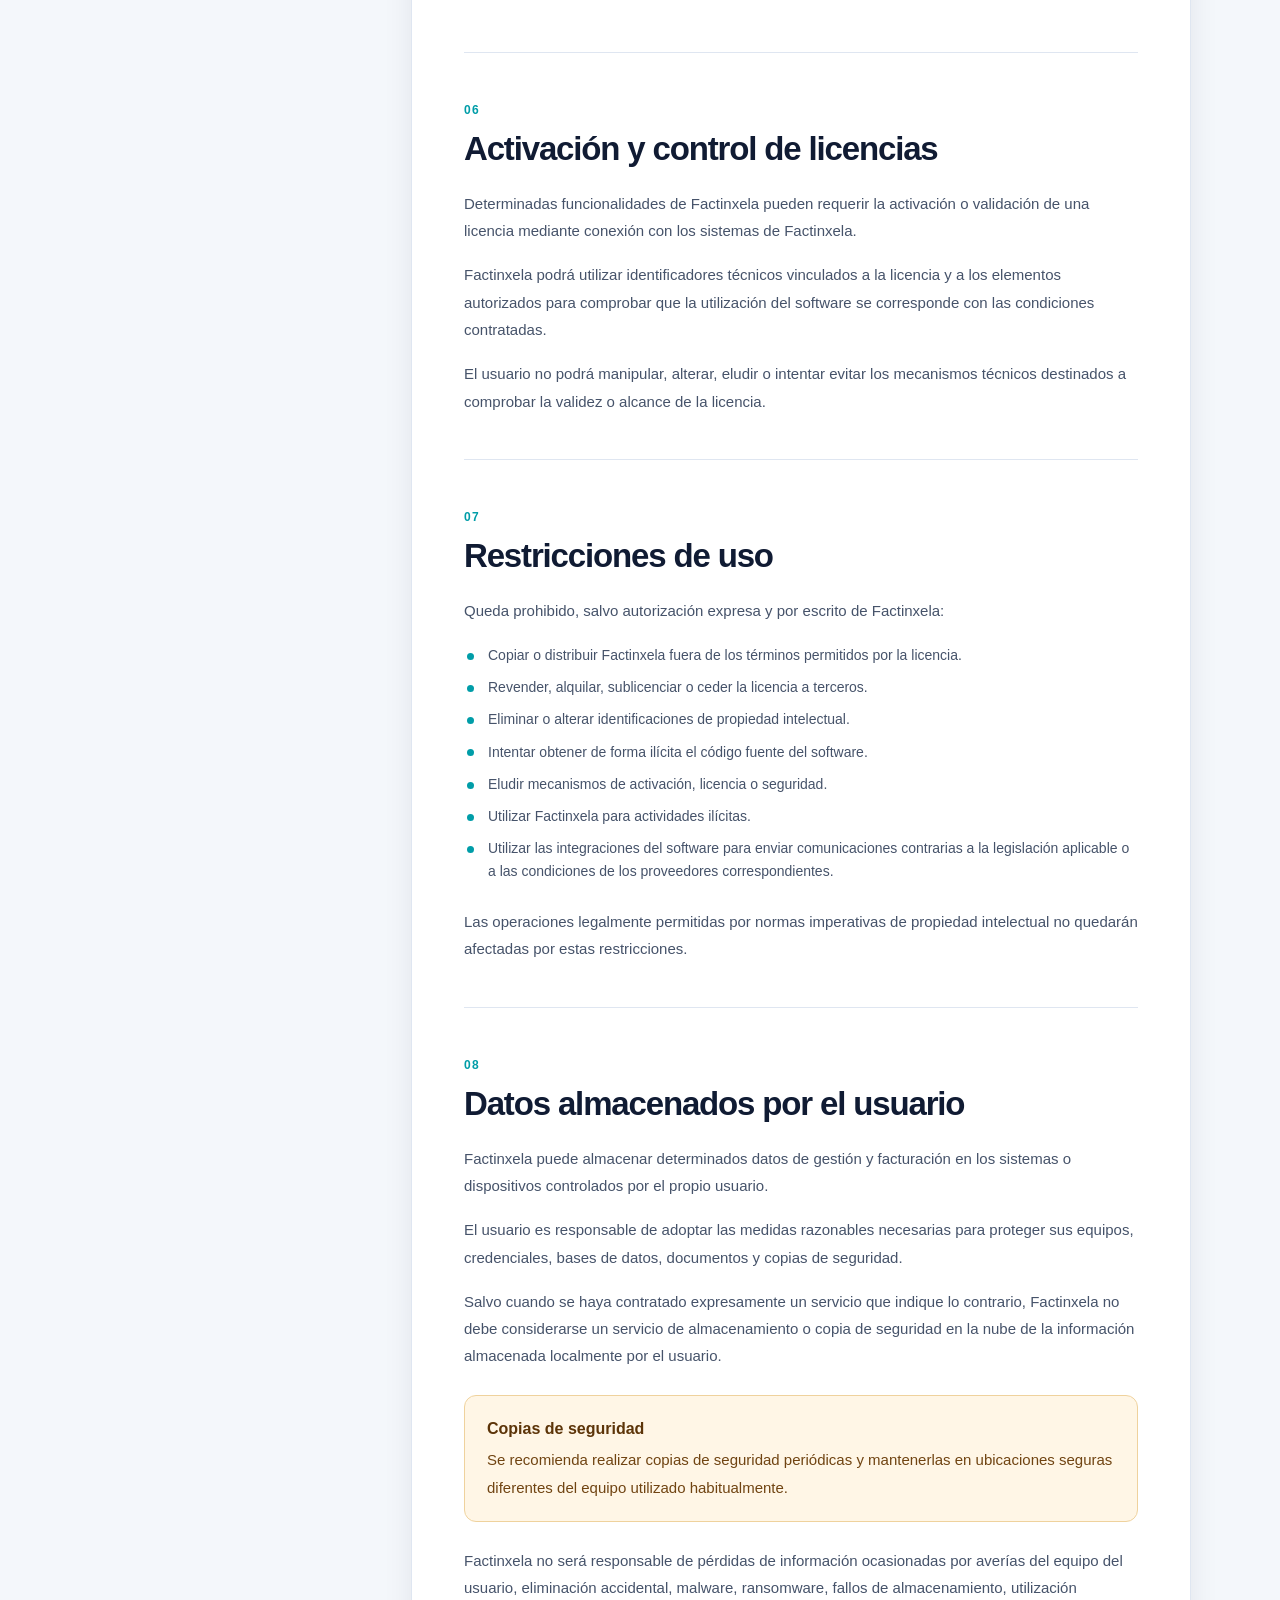
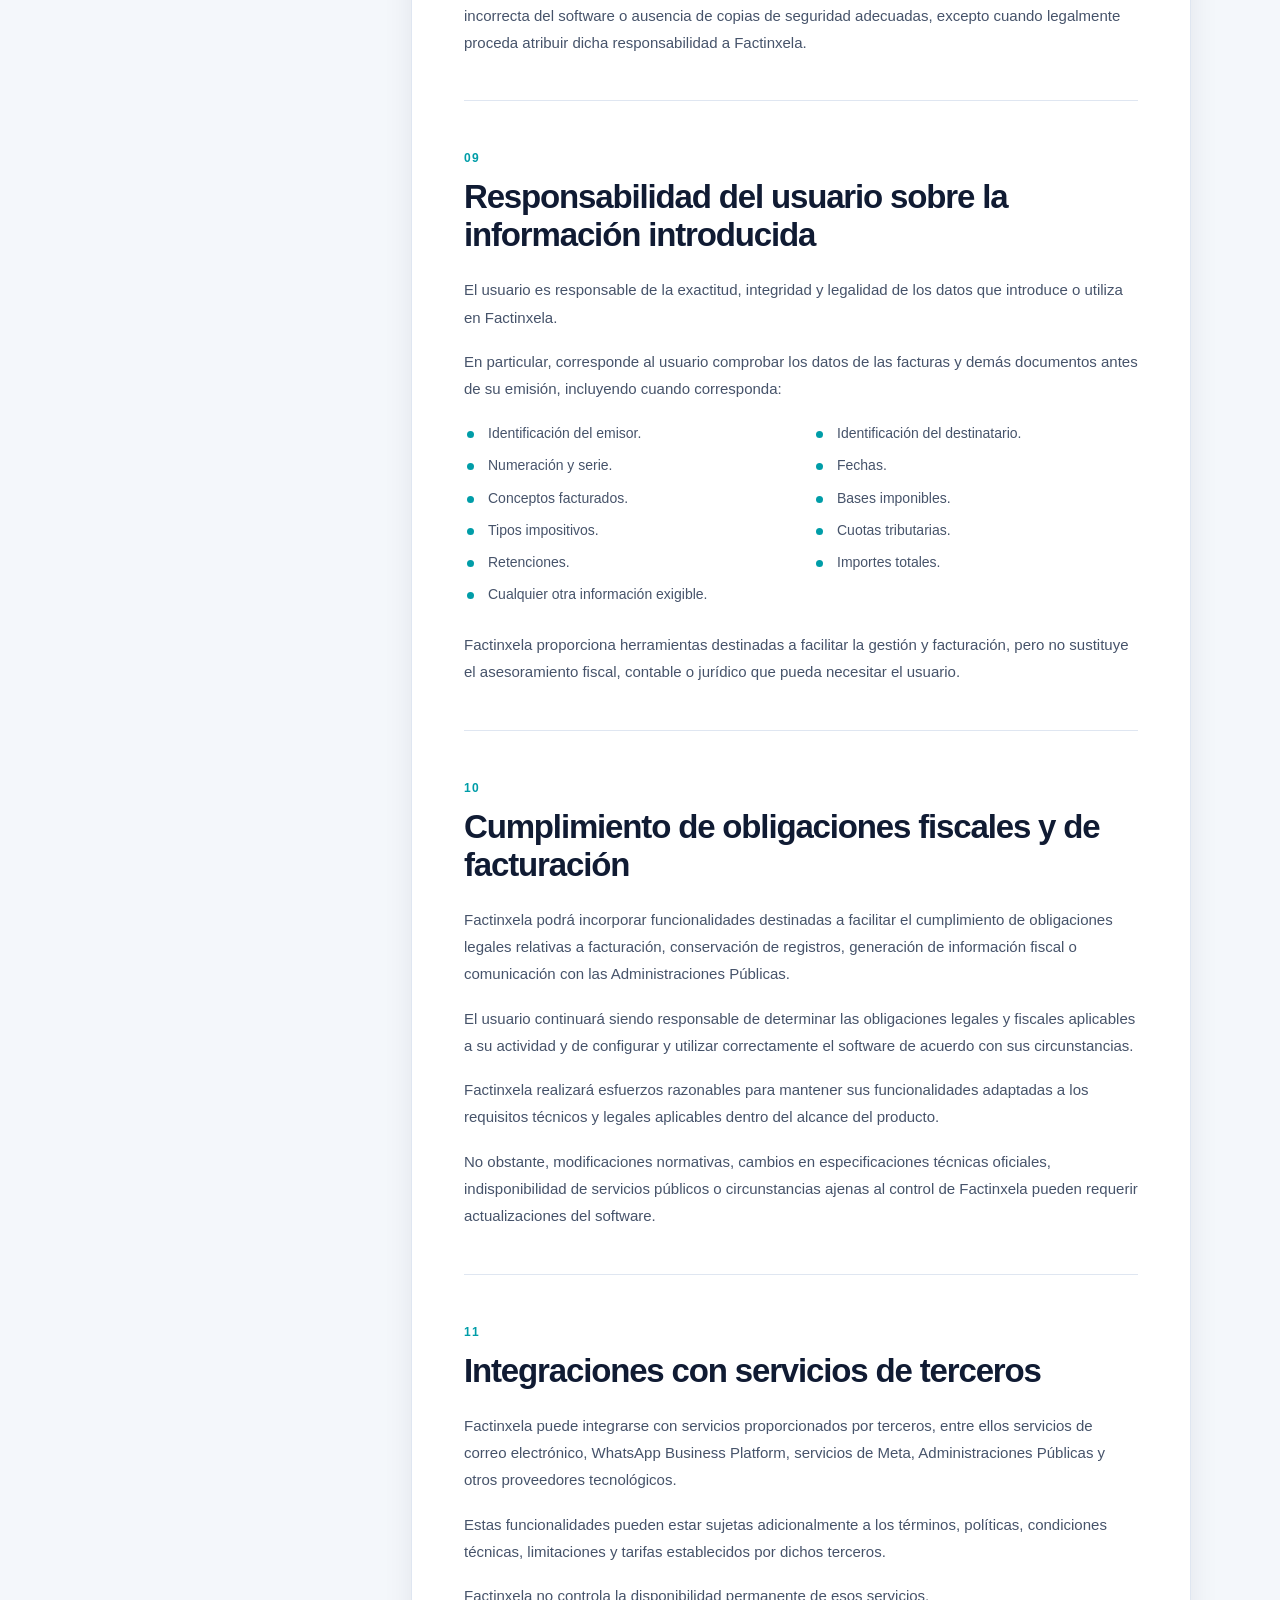
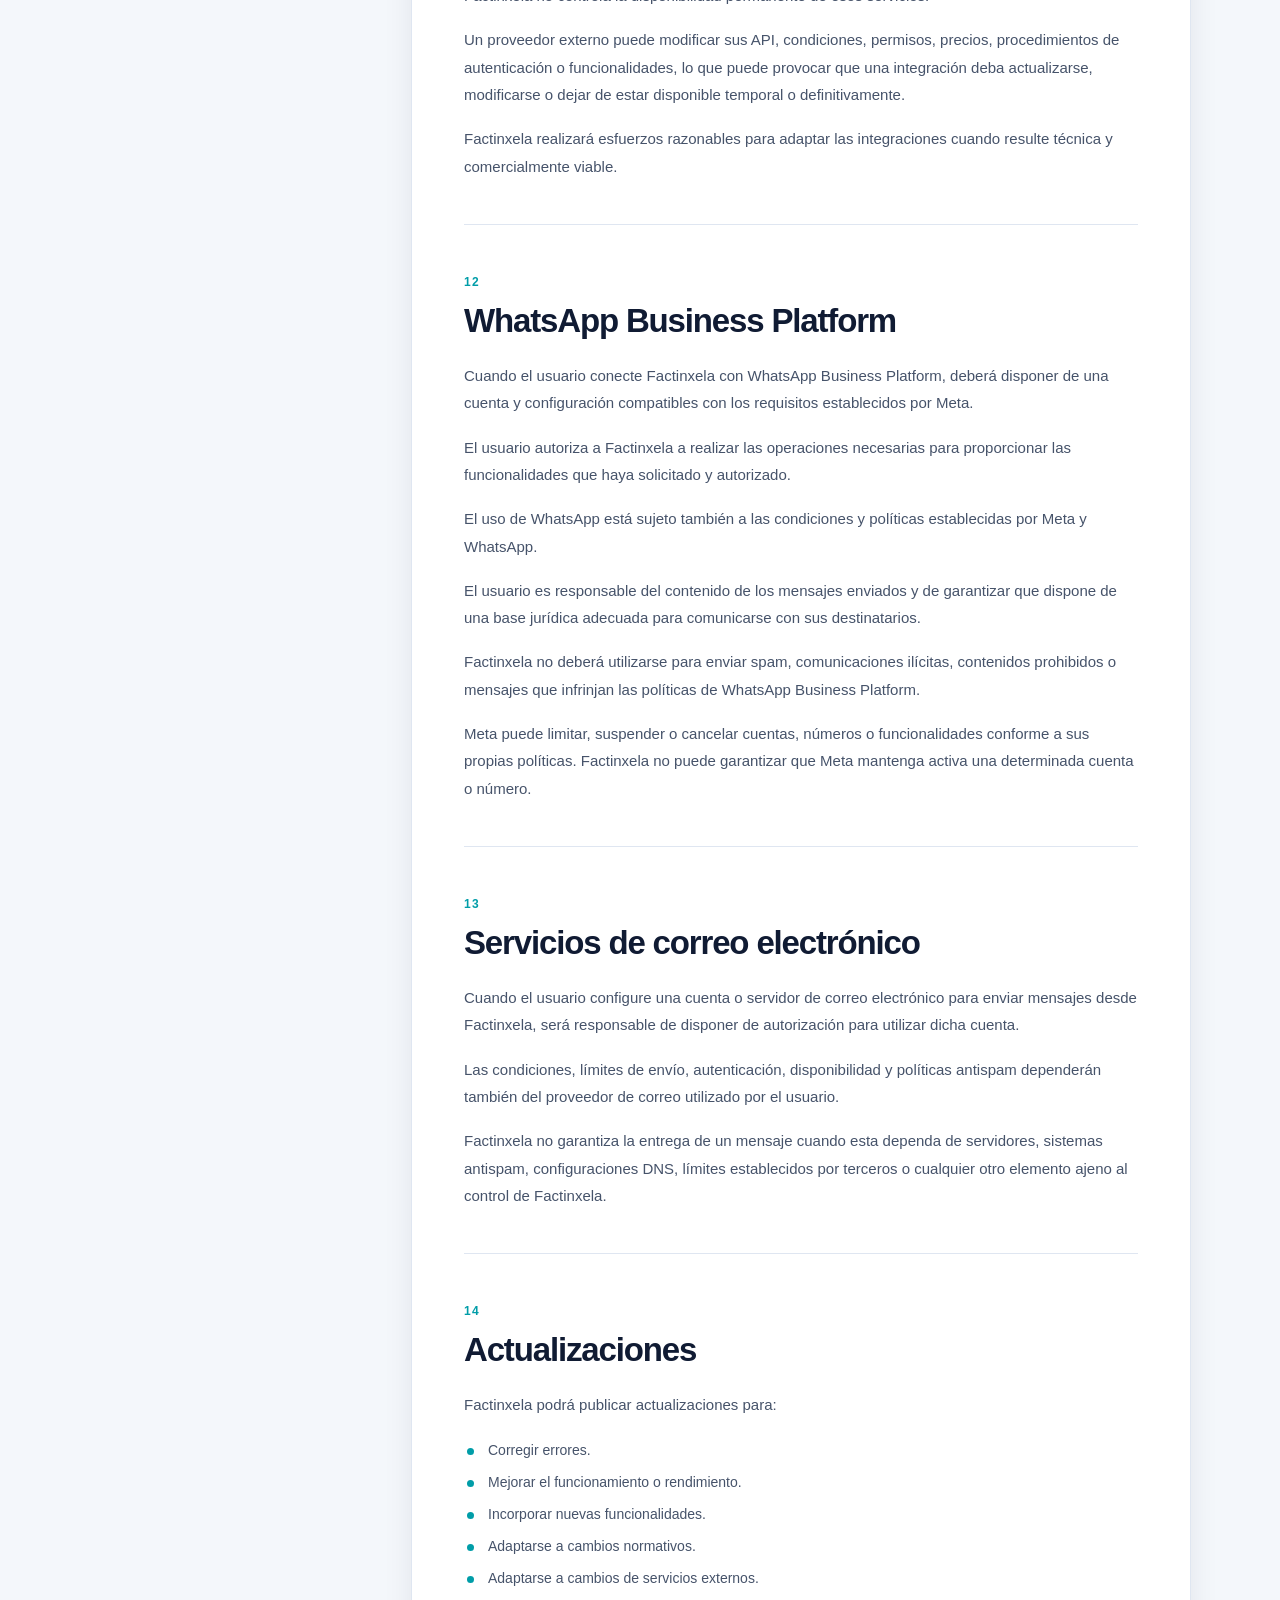
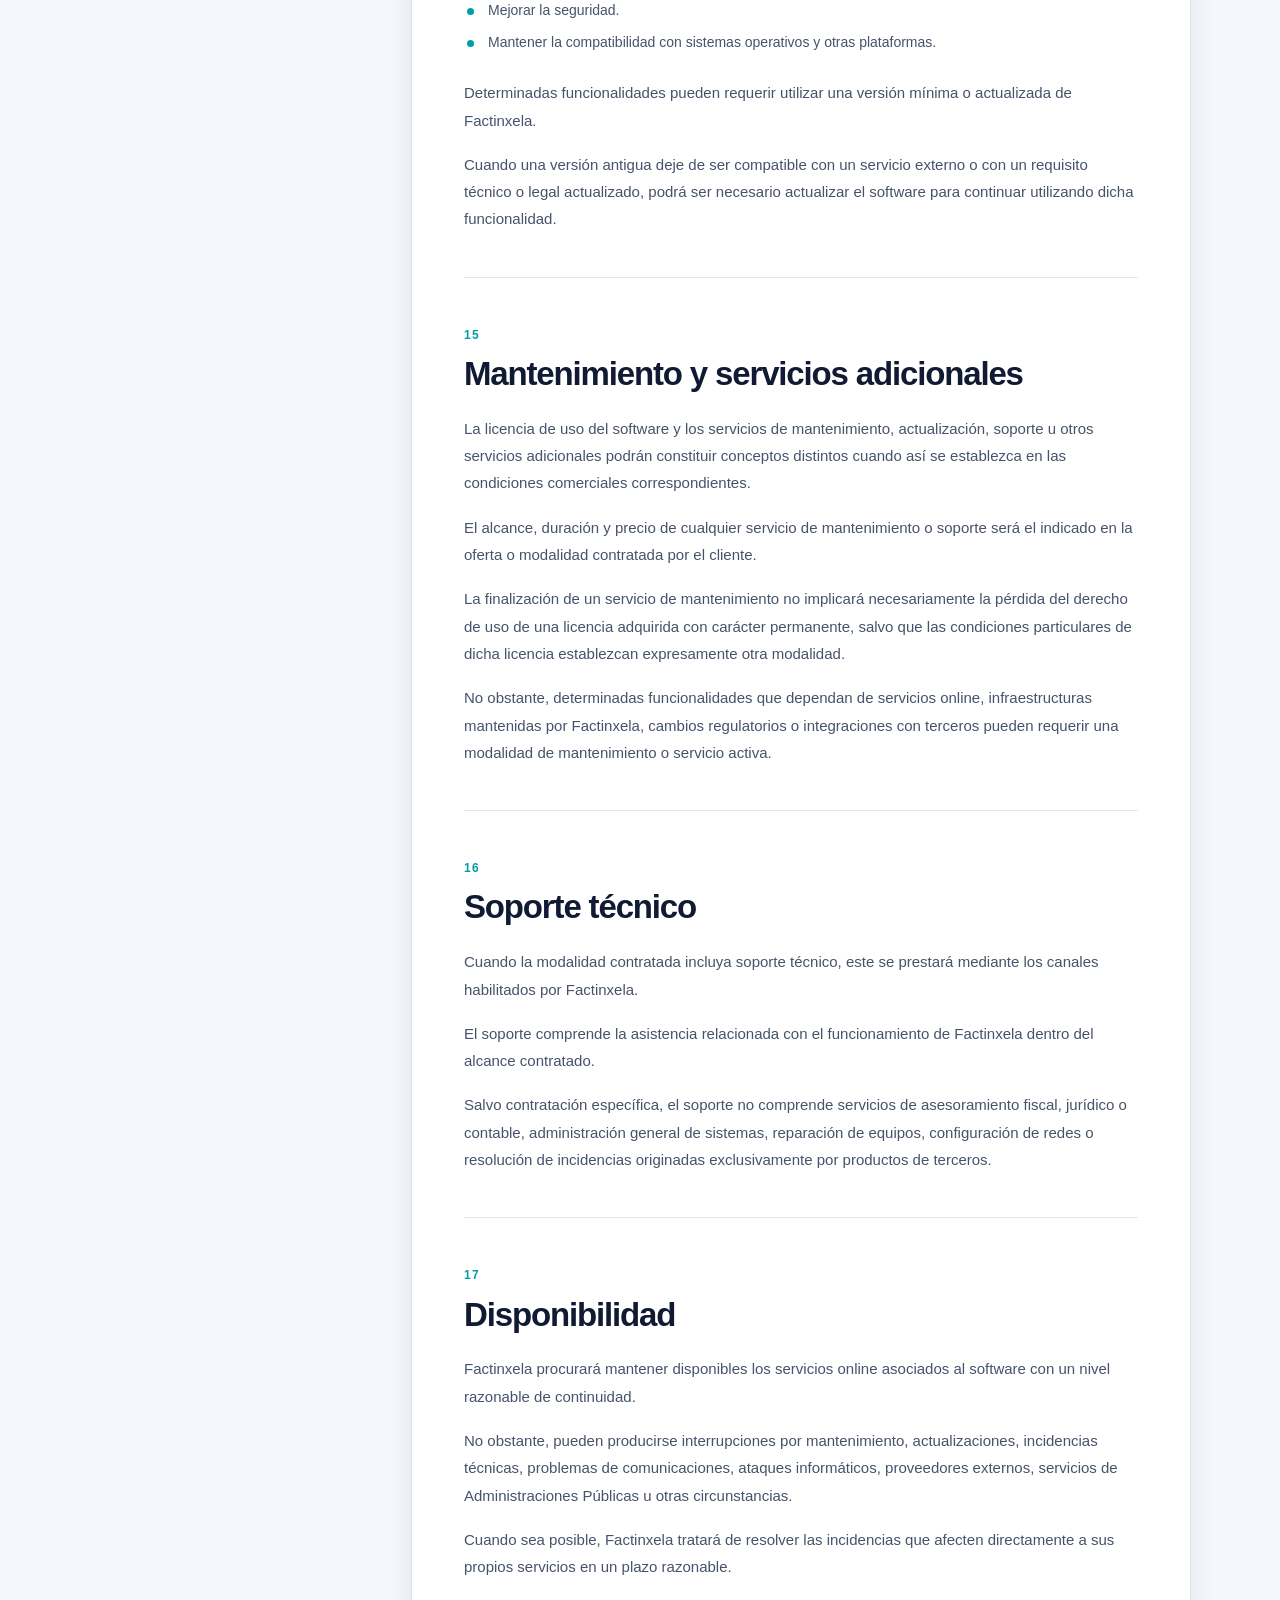
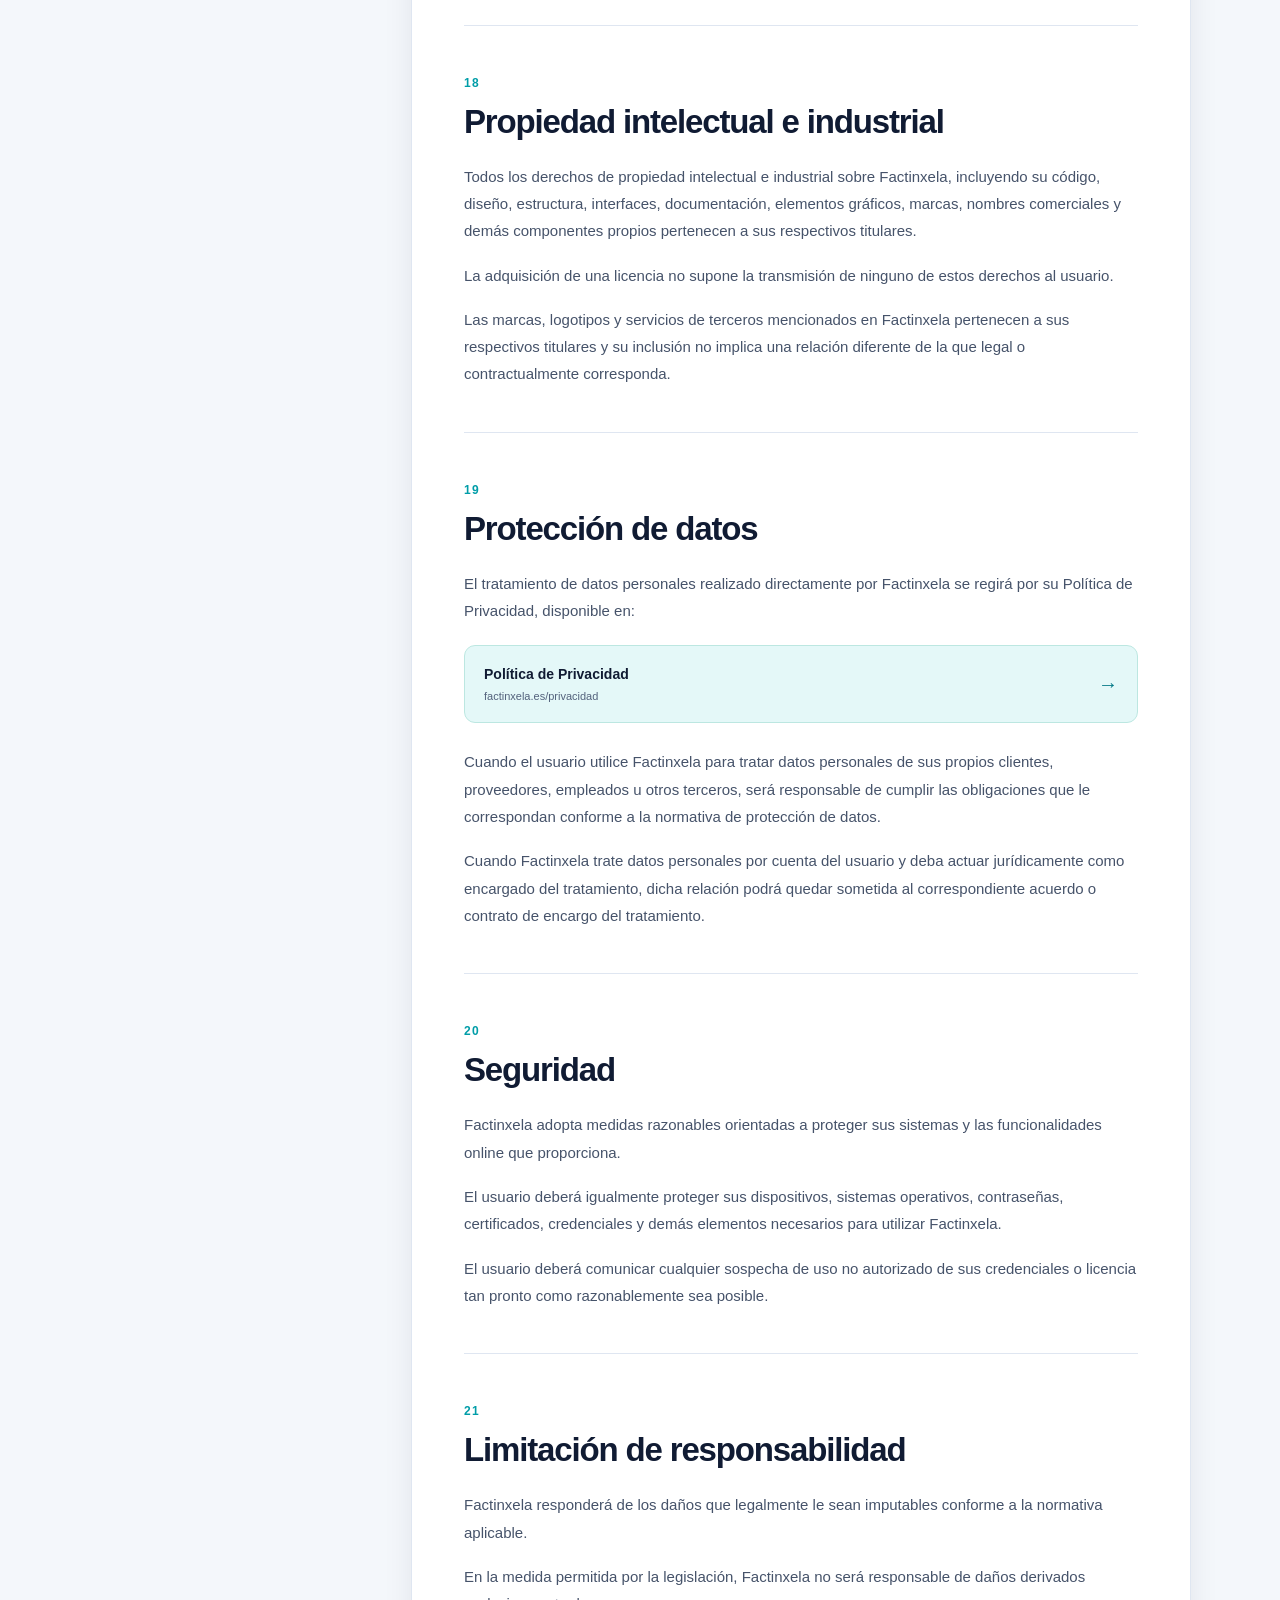
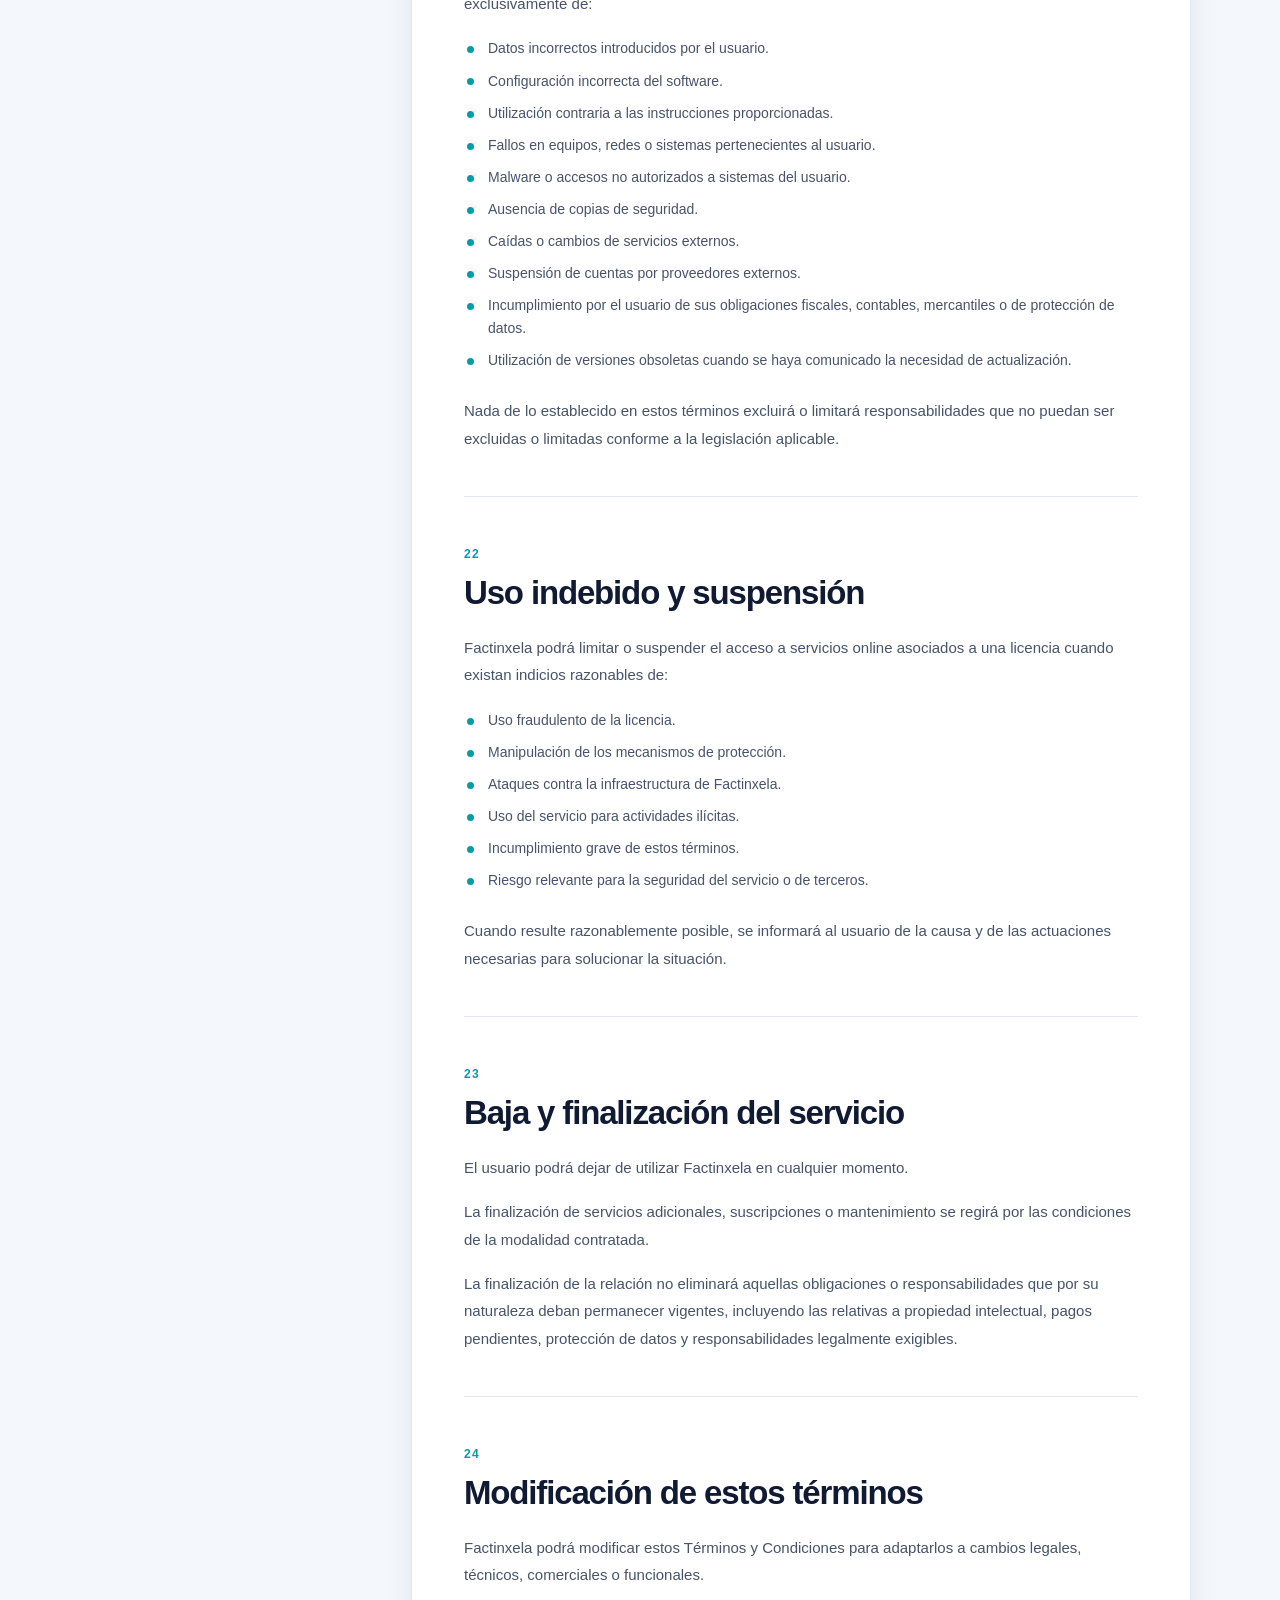
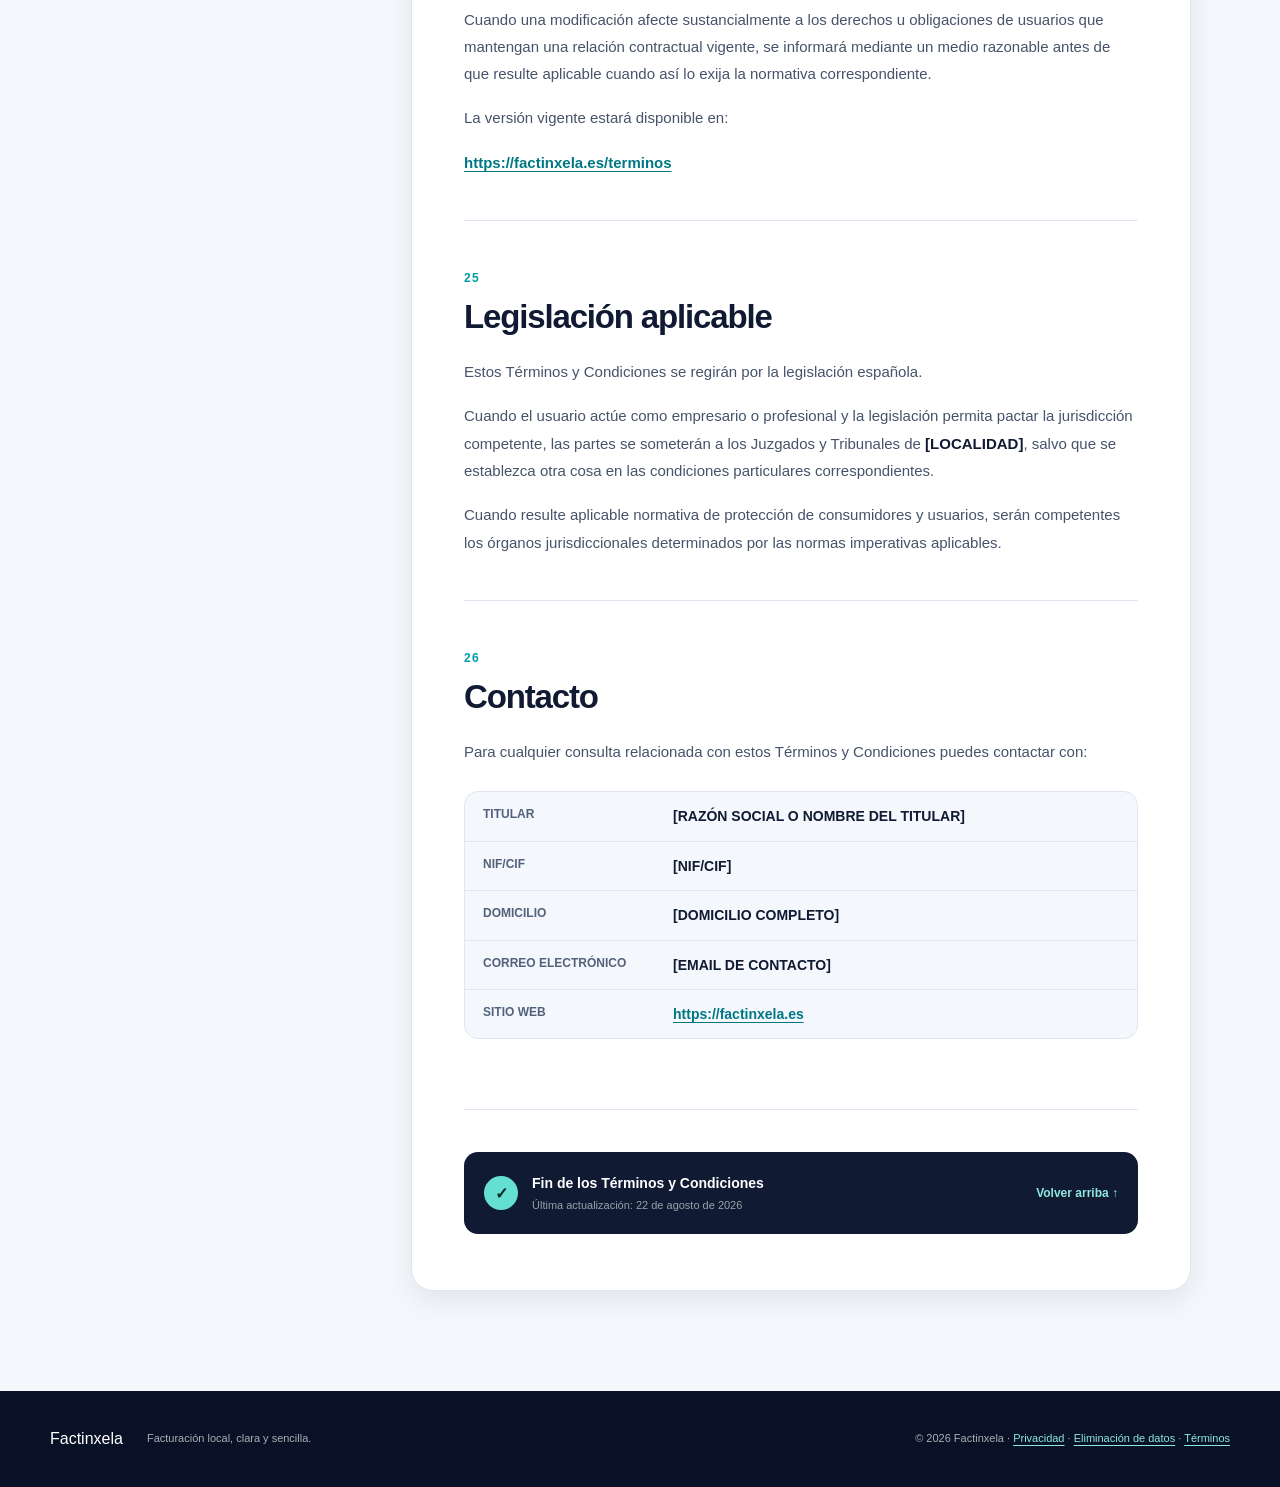
<file: terminos/index.html>
<!doctype html>
<html lang="es">
<head>
  <meta charset="utf-8">
  <meta name="viewport" content="width=device-width, initial-scale=1">
  <meta name="description" content="Términos y Condiciones de contratación, licencia y uso del software Factinxela.">
  <meta name="theme-color" content="#101b33">
  <meta name="robots" content="index,follow">
  <link rel="canonical" href="https://factinxela.es/terminos">
  <meta property="og:title" content="Términos y Condiciones · Factinxela">
  <meta property="og:description" content="Condiciones de acceso, contratación, licencia y uso de Factinxela.">
  <meta property="og:type" content="website">
  <meta property="og:url" content="https://factinxela.es/terminos">
  <title>Términos y Condiciones · Factinxela</title>
  <link rel="stylesheet" href="../styles.css">
  <link rel="stylesheet" href="../privacidad/privacy.css">
  <link rel="stylesheet" href="terms.css">
  <script src="../analytics-config.js" defer></script>
  <script src="../analytics.js" defer></script>
  <script src="../app.js" defer></script>
</head>
<body class="legal-page terms-page">
  <a class="skip-link" href="#contenido">Saltar al contenido</a>

  <header class="site-header scrolled legal-header">
    <div class="container nav-wrap legal-nav-wrap">
      <a class="brand" href="../#inicio" aria-label="Factinxela, volver al inicio"><span class="brand-logo-crop" aria-hidden="true"><img class="brand-logo" src="../assets/Factinxela_dark.png" alt="" width="2259" height="596"></span></a>
      <button class="nav-toggle" type="button" aria-expanded="false" aria-controls="main-nav" data-nav-toggle><span class="sr-only">Abrir menú</span><span></span><span></span><span></span></button>
      <nav class="main-nav" id="main-nav" aria-label="Navegación principal" data-nav><a href="/#flujo">Cómo funciona</a><a href="/funciones/">Funciones</a><a href="/verifactu/">VERI*FACTU</a><a href="/precios/">Precios</a><a href="/#preguntas">FAQ</a><a href="/#contacto">Contacto</a><a href="/actualidad/">Actualidad</a><a href="/demo/">Ver demo</a></nav>
    </div>
  </header>

  <main id="contenido" class="legal-main">
    <section class="legal-hero terms-hero">
      <div class="legal-hero-glow" aria-hidden="true"></div>
      <div class="container legal-hero-inner">
        <div class="eyebrow eyebrow-light"><span></span> Condiciones de uso</div>
        <h1>Términos y Condiciones</h1>
        <p>Condiciones que regulan el acceso, la contratación, la licencia y la utilización de Factinxela.</p>
        <div class="legal-updated">
          <span aria-hidden="true">✓</span>
          <div><small>Última actualización</small><strong>22 de agosto de 2026</strong></div>
        </div>
      </div>
    </section>

    <div class="container legal-layout terms-layout">
      <aside class="legal-index terms-index" aria-label="Índice de los términos y condiciones">
        <strong>Contenido</strong>
        <nav>
          <a href="#titular">1. Identificación</a><a href="#objeto">2. Objeto</a>
          <a href="#destinatarios">3. Destinatarios</a><a href="#descripcion">4. Descripción</a>
          <a href="#licencia">5. Licencia de uso</a><a href="#activacion">6. Activación</a>
          <a href="#restricciones">7. Restricciones</a><a href="#datos-locales">8. Datos almacenados</a>
          <a href="#informacion">9. Información introducida</a><a href="#fiscal">10. Obligaciones fiscales</a>
          <a href="#integraciones">11. Integraciones</a><a href="#whatsapp">12. WhatsApp</a>
          <a href="#correo">13. Correo electrónico</a><a href="#actualizaciones">14. Actualizaciones</a>
          <a href="#mantenimiento">15. Mantenimiento</a><a href="#soporte">16. Soporte técnico</a>
          <a href="#disponibilidad">17. Disponibilidad</a><a href="#propiedad">18. Propiedad intelectual</a>
          <a href="#proteccion-datos">19. Protección de datos</a><a href="#seguridad">20. Seguridad</a>
          <a href="#responsabilidad">21. Responsabilidad</a><a href="#suspension">22. Suspensión</a>
          <a href="#baja">23. Baja</a><a href="#modificacion">24. Modificación</a>
          <a href="#legislacion">25. Legislación</a><a href="#contacto">26. Contacto</a>
        </nav>
      </aside>

      <article class="legal-document terms-document">
        <section id="titular" class="legal-section-block">
          <span class="legal-section-number">01</span><h2>Identificación del titular</h2>
          <p>Factinxela es un software de gestión y facturación titularidad de:</p>
          <dl class="legal-data-card">
            <div><dt>Titular</dt><dd>[RAZÓN SOCIAL O NOMBRE DEL TITULAR]</dd></div>
            <div><dt>NIF/CIF</dt><dd>[NIF/CIF]</dd></div>
            <div><dt>Domicilio</dt><dd>[DOMICILIO COMPLETO]</dd></div>
            <div><dt>Correo electrónico</dt><dd>[EMAIL DE CONTACTO]</dd></div>
            <div><dt>Nombre comercial</dt><dd>Factinxela</dd></div>
            <div><dt>Sitio web</dt><dd><a class="legal-inline-link" href="https://factinxela.es">https://factinxela.es</a></dd></div>
          </dl>
          <p>En adelante, el titular será denominado <strong>“Factinxela”</strong>.</p>
        </section>

        <section id="objeto" class="legal-section-block">
          <span class="legal-section-number">02</span><h2>Objeto</h2>
          <p>Los presentes Términos y Condiciones regulan el acceso, contratación y utilización del software Factinxela, así como de los servicios, actualizaciones, integraciones y funcionalidades asociadas que puedan ofrecerse.</p>
          <p>La adquisición, instalación, activación o utilización de Factinxela implica la aceptación de estos Términos y Condiciones en la versión vigente en el momento de la contratación, sin perjuicio de las modificaciones posteriores que resulten aplicables conforme a lo establecido en este documento.</p>
        </section>

        <section id="destinatarios" class="legal-section-block">
          <span class="legal-section-number">03</span><h2>Destinatarios del servicio</h2>
          <p>Factinxela está diseñado principalmente para su utilización por empresarios, profesionales, autónomos, sociedades y otras organizaciones que desarrollen una actividad económica o profesional.</p>
          <p>Cuando resulte aplicable normativa imperativa de protección de consumidores y usuarios, ninguna disposición de estos términos podrá interpretarse como una renuncia o limitación de los derechos reconocidos legalmente al consumidor.</p>
        </section>

        <section id="descripcion" class="legal-section-block">
          <span class="legal-section-number">04</span><h2>Descripción de Factinxela</h2>
          <p>Factinxela es una aplicación informática destinada a facilitar la gestión administrativa y de facturación de empresas y profesionales.</p>
          <p>Dependiendo de la versión contratada y de las funcionalidades disponibles, Factinxela puede permitir, entre otras funciones:</p>
          <ul class="terms-list">
            <li>Gestión de emisores, clientes, productos y servicios.</li><li>Creación y gestión de facturas y otros documentos comerciales.</li>
            <li>Generación de documentos en distintos formatos.</li><li>Gestión de cobros y otra información relacionada con la actividad del usuario.</li>
            <li>Integración con servicios de terceros.</li><li>Envío de facturas o comunicaciones mediante correo electrónico.</li>
            <li>Integración con WhatsApp Business Platform.</li><li>Conexión con servicios de las Administraciones Públicas cuando dichas funcionalidades se encuentren disponibles.</li>
            <li>Generación y tratamiento de información relacionada con sistemas de facturación legalmente exigibles.</li>
          </ul>
          <p>Las funcionalidades disponibles pueden variar en función de la versión, licencia, modalidad contratada, configuración del usuario y disponibilidad de servicios externos.</p>
        </section>

        <section id="licencia" class="legal-section-block">
          <span class="legal-section-number">05</span><h2>Licencia de uso</h2>
          <p>La adquisición de Factinxela concede al cliente una licencia de uso del software en los términos establecidos en la oferta, pedido, factura o condiciones comerciales correspondientes.</p>
          <p>Salvo que se indique expresamente lo contrario, la licencia:</p>
          <ul class="terms-list"><li>Es no exclusiva.</li><li>Es intransferible.</li><li>No supone la transmisión de derechos de propiedad intelectual sobre Factinxela.</li><li>Se limita al número de usuarios, instalaciones, empresas, emisores o demás elementos incluidos en la modalidad contratada.</li></ul>
          <div class="legal-callout"><strong>Derecho de uso</strong><p>El usuario no adquiere la propiedad del software, sino únicamente el derecho a utilizarlo conforme a las condiciones de la licencia adquirida.</p></div>
        </section>

        <section id="activacion" class="legal-section-block">
          <span class="legal-section-number">06</span><h2>Activación y control de licencias</h2>
          <p>Determinadas funcionalidades de Factinxela pueden requerir la activación o validación de una licencia mediante conexión con los sistemas de Factinxela.</p>
          <p>Factinxela podrá utilizar identificadores técnicos vinculados a la licencia y a los elementos autorizados para comprobar que la utilización del software se corresponde con las condiciones contratadas.</p>
          <p>El usuario no podrá manipular, alterar, eludir o intentar evitar los mecanismos técnicos destinados a comprobar la validez o alcance de la licencia.</p>
        </section>

        <section id="restricciones" class="legal-section-block">
          <span class="legal-section-number">07</span><h2>Restricciones de uso</h2>
          <p>Queda prohibido, salvo autorización expresa y por escrito de Factinxela:</p>
          <ul class="terms-list"><li>Copiar o distribuir Factinxela fuera de los términos permitidos por la licencia.</li><li>Revender, alquilar, sublicenciar o ceder la licencia a terceros.</li><li>Eliminar o alterar identificaciones de propiedad intelectual.</li><li>Intentar obtener de forma ilícita el código fuente del software.</li><li>Eludir mecanismos de activación, licencia o seguridad.</li><li>Utilizar Factinxela para actividades ilícitas.</li><li>Utilizar las integraciones del software para enviar comunicaciones contrarias a la legislación aplicable o a las condiciones de los proveedores correspondientes.</li></ul>
          <p>Las operaciones legalmente permitidas por normas imperativas de propiedad intelectual no quedarán afectadas por estas restricciones.</p>
        </section>

        <section id="datos-locales" class="legal-section-block">
          <span class="legal-section-number">08</span><h2>Datos almacenados por el usuario</h2>
          <p>Factinxela puede almacenar determinados datos de gestión y facturación en los sistemas o dispositivos controlados por el propio usuario.</p>
          <p>El usuario es responsable de adoptar las medidas razonables necesarias para proteger sus equipos, credenciales, bases de datos, documentos y copias de seguridad.</p>
          <p>Salvo cuando se haya contratado expresamente un servicio que indique lo contrario, Factinxela no debe considerarse un servicio de almacenamiento o copia de seguridad en la nube de la información almacenada localmente por el usuario.</p>
          <div class="terms-warning"><strong>Copias de seguridad</strong><p>Se recomienda realizar copias de seguridad periódicas y mantenerlas en ubicaciones seguras diferentes del equipo utilizado habitualmente.</p></div>
          <p>Factinxela no será responsable de pérdidas de información ocasionadas por averías del equipo del usuario, eliminación accidental, malware, ransomware, fallos de almacenamiento, utilización incorrecta del software o ausencia de copias de seguridad adecuadas, excepto cuando legalmente proceda atribuir dicha responsabilidad a Factinxela.</p>
        </section>

        <section id="informacion" class="legal-section-block">
          <span class="legal-section-number">09</span><h2>Responsabilidad del usuario sobre la información introducida</h2>
          <p>El usuario es responsable de la exactitud, integridad y legalidad de los datos que introduce o utiliza en Factinxela.</p>
          <p>En particular, corresponde al usuario comprobar los datos de las facturas y demás documentos antes de su emisión, incluyendo cuando corresponda:</p>
          <ul class="terms-list terms-grid-list"><li>Identificación del emisor.</li><li>Identificación del destinatario.</li><li>Numeración y serie.</li><li>Fechas.</li><li>Conceptos facturados.</li><li>Bases imponibles.</li><li>Tipos impositivos.</li><li>Cuotas tributarias.</li><li>Retenciones.</li><li>Importes totales.</li><li>Cualquier otra información exigible.</li></ul>
          <p>Factinxela proporciona herramientas destinadas a facilitar la gestión y facturación, pero no sustituye el asesoramiento fiscal, contable o jurídico que pueda necesitar el usuario.</p>
        </section>

        <section id="fiscal" class="legal-section-block">
          <span class="legal-section-number">10</span><h2>Cumplimiento de obligaciones fiscales y de facturación</h2>
          <p>Factinxela podrá incorporar funcionalidades destinadas a facilitar el cumplimiento de obligaciones legales relativas a facturación, conservación de registros, generación de información fiscal o comunicación con las Administraciones Públicas.</p>
          <p>El usuario continuará siendo responsable de determinar las obligaciones legales y fiscales aplicables a su actividad y de configurar y utilizar correctamente el software de acuerdo con sus circunstancias.</p>
          <p>Factinxela realizará esfuerzos razonables para mantener sus funcionalidades adaptadas a los requisitos técnicos y legales aplicables dentro del alcance del producto.</p>
          <p>No obstante, modificaciones normativas, cambios en especificaciones técnicas oficiales, indisponibilidad de servicios públicos o circunstancias ajenas al control de Factinxela pueden requerir actualizaciones del software.</p>
        </section>

        <section id="integraciones" class="legal-section-block">
          <span class="legal-section-number">11</span><h2>Integraciones con servicios de terceros</h2>
          <p>Factinxela puede integrarse con servicios proporcionados por terceros, entre ellos servicios de correo electrónico, WhatsApp Business Platform, servicios de Meta, Administraciones Públicas y otros proveedores tecnológicos.</p>
          <p>Estas funcionalidades pueden estar sujetas adicionalmente a los términos, políticas, condiciones técnicas, limitaciones y tarifas establecidos por dichos terceros.</p>
          <p>Factinxela no controla la disponibilidad permanente de esos servicios.</p>
          <p>Un proveedor externo puede modificar sus API, condiciones, permisos, precios, procedimientos de autenticación o funcionalidades, lo que puede provocar que una integración deba actualizarse, modificarse o dejar de estar disponible temporal o definitivamente.</p>
          <p>Factinxela realizará esfuerzos razonables para adaptar las integraciones cuando resulte técnica y comercialmente viable.</p>
        </section>

        <section id="whatsapp" class="legal-section-block">
          <span class="legal-section-number">12</span><h2>WhatsApp Business Platform</h2>
          <p>Cuando el usuario conecte Factinxela con WhatsApp Business Platform, deberá disponer de una cuenta y configuración compatibles con los requisitos establecidos por Meta.</p>
          <p>El usuario autoriza a Factinxela a realizar las operaciones necesarias para proporcionar las funcionalidades que haya solicitado y autorizado.</p>
          <p>El uso de WhatsApp está sujeto también a las condiciones y políticas establecidas por Meta y WhatsApp.</p>
          <p>El usuario es responsable del contenido de los mensajes enviados y de garantizar que dispone de una base jurídica adecuada para comunicarse con sus destinatarios.</p>
          <p>Factinxela no deberá utilizarse para enviar spam, comunicaciones ilícitas, contenidos prohibidos o mensajes que infrinjan las políticas de WhatsApp Business Platform.</p>
          <p>Meta puede limitar, suspender o cancelar cuentas, números o funcionalidades conforme a sus propias políticas. Factinxela no puede garantizar que Meta mantenga activa una determinada cuenta o número.</p>
        </section>

        <section id="correo" class="legal-section-block">
          <span class="legal-section-number">13</span><h2>Servicios de correo electrónico</h2>
          <p>Cuando el usuario configure una cuenta o servidor de correo electrónico para enviar mensajes desde Factinxela, será responsable de disponer de autorización para utilizar dicha cuenta.</p>
          <p>Las condiciones, límites de envío, autenticación, disponibilidad y políticas antispam dependerán también del proveedor de correo utilizado por el usuario.</p>
          <p>Factinxela no garantiza la entrega de un mensaje cuando esta dependa de servidores, sistemas antispam, configuraciones DNS, límites establecidos por terceros o cualquier otro elemento ajeno al control de Factinxela.</p>
        </section>

        <section id="actualizaciones" class="legal-section-block">
          <span class="legal-section-number">14</span><h2>Actualizaciones</h2>
          <p>Factinxela podrá publicar actualizaciones para:</p>
          <ul class="terms-list"><li>Corregir errores.</li><li>Mejorar el funcionamiento o rendimiento.</li><li>Incorporar nuevas funcionalidades.</li><li>Adaptarse a cambios normativos.</li><li>Adaptarse a cambios de servicios externos.</li><li>Mejorar la seguridad.</li><li>Mantener la compatibilidad con sistemas operativos y otras plataformas.</li></ul>
          <p>Determinadas funcionalidades pueden requerir utilizar una versión mínima o actualizada de Factinxela.</p>
          <p>Cuando una versión antigua deje de ser compatible con un servicio externo o con un requisito técnico o legal actualizado, podrá ser necesario actualizar el software para continuar utilizando dicha funcionalidad.</p>
        </section>

        <section id="mantenimiento" class="legal-section-block">
          <span class="legal-section-number">15</span><h2>Mantenimiento y servicios adicionales</h2>
          <p>La licencia de uso del software y los servicios de mantenimiento, actualización, soporte u otros servicios adicionales podrán constituir conceptos distintos cuando así se establezca en las condiciones comerciales correspondientes.</p>
          <p>El alcance, duración y precio de cualquier servicio de mantenimiento o soporte será el indicado en la oferta o modalidad contratada por el cliente.</p>
          <p>La finalización de un servicio de mantenimiento no implicará necesariamente la pérdida del derecho de uso de una licencia adquirida con carácter permanente, salvo que las condiciones particulares de dicha licencia establezcan expresamente otra modalidad.</p>
          <p>No obstante, determinadas funcionalidades que dependan de servicios online, infraestructuras mantenidas por Factinxela, cambios regulatorios o integraciones con terceros pueden requerir una modalidad de mantenimiento o servicio activa.</p>
        </section>

        <section id="soporte" class="legal-section-block">
          <span class="legal-section-number">16</span><h2>Soporte técnico</h2>
          <p>Cuando la modalidad contratada incluya soporte técnico, este se prestará mediante los canales habilitados por Factinxela.</p>
          <p>El soporte comprende la asistencia relacionada con el funcionamiento de Factinxela dentro del alcance contratado.</p>
          <p>Salvo contratación específica, el soporte no comprende servicios de asesoramiento fiscal, jurídico o contable, administración general de sistemas, reparación de equipos, configuración de redes o resolución de incidencias originadas exclusivamente por productos de terceros.</p>
        </section>

        <section id="disponibilidad" class="legal-section-block">
          <span class="legal-section-number">17</span><h2>Disponibilidad</h2>
          <p>Factinxela procurará mantener disponibles los servicios online asociados al software con un nivel razonable de continuidad.</p>
          <p>No obstante, pueden producirse interrupciones por mantenimiento, actualizaciones, incidencias técnicas, problemas de comunicaciones, ataques informáticos, proveedores externos, servicios de Administraciones Públicas u otras circunstancias.</p>
          <p>Cuando sea posible, Factinxela tratará de resolver las incidencias que afecten directamente a sus propios servicios en un plazo razonable.</p>
        </section>

        <section id="propiedad" class="legal-section-block">
          <span class="legal-section-number">18</span><h2>Propiedad intelectual e industrial</h2>
          <p>Todos los derechos de propiedad intelectual e industrial sobre Factinxela, incluyendo su código, diseño, estructura, interfaces, documentación, elementos gráficos, marcas, nombres comerciales y demás componentes propios pertenecen a sus respectivos titulares.</p>
          <p>La adquisición de una licencia no supone la transmisión de ninguno de estos derechos al usuario.</p>
          <p>Las marcas, logotipos y servicios de terceros mencionados en Factinxela pertenecen a sus respectivos titulares y su inclusión no implica una relación diferente de la que legal o contractualmente corresponda.</p>
        </section>

        <section id="proteccion-datos" class="legal-section-block">
          <span class="legal-section-number">19</span><h2>Protección de datos</h2>
          <p>El tratamiento de datos personales realizado directamente por Factinxela se regirá por su Política de Privacidad, disponible en:</p>
          <a class="terms-related-link" href="../privacidad/"><strong>Política de Privacidad</strong><small>factinxela.es/privacidad</small><span aria-hidden="true">→</span></a>
          <p>Cuando el usuario utilice Factinxela para tratar datos personales de sus propios clientes, proveedores, empleados u otros terceros, será responsable de cumplir las obligaciones que le correspondan conforme a la normativa de protección de datos.</p>
          <p>Cuando Factinxela trate datos personales por cuenta del usuario y deba actuar jurídicamente como encargado del tratamiento, dicha relación podrá quedar sometida al correspondiente acuerdo o contrato de encargo del tratamiento.</p>
        </section>

        <section id="seguridad" class="legal-section-block">
          <span class="legal-section-number">20</span><h2>Seguridad</h2>
          <p>Factinxela adopta medidas razonables orientadas a proteger sus sistemas y las funcionalidades online que proporciona.</p>
          <p>El usuario deberá igualmente proteger sus dispositivos, sistemas operativos, contraseñas, certificados, credenciales y demás elementos necesarios para utilizar Factinxela.</p>
          <p>El usuario deberá comunicar cualquier sospecha de uso no autorizado de sus credenciales o licencia tan pronto como razonablemente sea posible.</p>
        </section>

        <section id="responsabilidad" class="legal-section-block">
          <span class="legal-section-number">21</span><h2>Limitación de responsabilidad</h2>
          <p>Factinxela responderá de los daños que legalmente le sean imputables conforme a la normativa aplicable.</p>
          <p>En la medida permitida por la legislación, Factinxela no será responsable de daños derivados exclusivamente de:</p>
          <ul class="terms-list"><li>Datos incorrectos introducidos por el usuario.</li><li>Configuración incorrecta del software.</li><li>Utilización contraria a las instrucciones proporcionadas.</li><li>Fallos en equipos, redes o sistemas pertenecientes al usuario.</li><li>Malware o accesos no autorizados a sistemas del usuario.</li><li>Ausencia de copias de seguridad.</li><li>Caídas o cambios de servicios externos.</li><li>Suspensión de cuentas por proveedores externos.</li><li>Incumplimiento por el usuario de sus obligaciones fiscales, contables, mercantiles o de protección de datos.</li><li>Utilización de versiones obsoletas cuando se haya comunicado la necesidad de actualización.</li></ul>
          <p>Nada de lo establecido en estos términos excluirá o limitará responsabilidades que no puedan ser excluidas o limitadas conforme a la legislación aplicable.</p>
        </section>

        <section id="suspension" class="legal-section-block">
          <span class="legal-section-number">22</span><h2>Uso indebido y suspensión</h2>
          <p>Factinxela podrá limitar o suspender el acceso a servicios online asociados a una licencia cuando existan indicios razonables de:</p>
          <ul class="terms-list"><li>Uso fraudulento de la licencia.</li><li>Manipulación de los mecanismos de protección.</li><li>Ataques contra la infraestructura de Factinxela.</li><li>Uso del servicio para actividades ilícitas.</li><li>Incumplimiento grave de estos términos.</li><li>Riesgo relevante para la seguridad del servicio o de terceros.</li></ul>
          <p>Cuando resulte razonablemente posible, se informará al usuario de la causa y de las actuaciones necesarias para solucionar la situación.</p>
        </section>

        <section id="baja" class="legal-section-block">
          <span class="legal-section-number">23</span><h2>Baja y finalización del servicio</h2>
          <p>El usuario podrá dejar de utilizar Factinxela en cualquier momento.</p>
          <p>La finalización de servicios adicionales, suscripciones o mantenimiento se regirá por las condiciones de la modalidad contratada.</p>
          <p>La finalización de la relación no eliminará aquellas obligaciones o responsabilidades que por su naturaleza deban permanecer vigentes, incluyendo las relativas a propiedad intelectual, pagos pendientes, protección de datos y responsabilidades legalmente exigibles.</p>
        </section>

        <section id="modificacion" class="legal-section-block">
          <span class="legal-section-number">24</span><h2>Modificación de estos términos</h2>
          <p>Factinxela podrá modificar estos Términos y Condiciones para adaptarlos a cambios legales, técnicos, comerciales o funcionales.</p>
          <p>Cuando una modificación afecte sustancialmente a los derechos u obligaciones de usuarios que mantengan una relación contractual vigente, se informará mediante un medio razonable antes de que resulte aplicable cuando así lo exija la normativa correspondiente.</p>
          <p>La versión vigente estará disponible en:</p>
          <p><a class="legal-inline-link" href="./">https://factinxela.es/terminos</a></p>
        </section>

        <section id="legislacion" class="legal-section-block">
          <span class="legal-section-number">25</span><h2>Legislación aplicable</h2>
          <p>Estos Términos y Condiciones se regirán por la legislación española.</p>
          <p>Cuando el usuario actúe como empresario o profesional y la legislación permita pactar la jurisdicción competente, las partes se someterán a los Juzgados y Tribunales de <strong>[LOCALIDAD]</strong>, salvo que se establezca otra cosa en las condiciones particulares correspondientes.</p>
          <p>Cuando resulte aplicable normativa de protección de consumidores y usuarios, serán competentes los órganos jurisdiccionales determinados por las normas imperativas aplicables.</p>
        </section>

        <section id="contacto" class="legal-section-block">
          <span class="legal-section-number">26</span><h2>Contacto</h2>
          <p>Para cualquier consulta relacionada con estos Términos y Condiciones puedes contactar con:</p>
          <dl class="legal-data-card">
            <div><dt>Titular</dt><dd>[RAZÓN SOCIAL O NOMBRE DEL TITULAR]</dd></div>
            <div><dt>NIF/CIF</dt><dd>[NIF/CIF]</dd></div>
            <div><dt>Domicilio</dt><dd>[DOMICILIO COMPLETO]</dd></div>
            <div><dt>Correo electrónico</dt><dd>[EMAIL DE CONTACTO]</dd></div>
            <div><dt>Sitio web</dt><dd><a class="legal-inline-link" href="https://factinxela.es">https://factinxela.es</a></dd></div>
          </dl>
        </section>

        <div class="legal-end-card">
          <span aria-hidden="true">✓</span>
          <div><strong>Fin de los Términos y Condiciones</strong><small>Última actualización: 22 de agosto de 2026</small></div>
          <a href="#contenido">Volver arriba ↑</a>
        </div>
      </article>
    </div>
  </main>

  <footer class="site-footer legal-footer">
    <div class="container footer-inner">
      <a class="brand brand-footer" href="../" aria-label="Factinxela, volver al inicio">
        <span class="brand-mark" aria-hidden="true"><svg viewBox="0 0 32 32"><path d="M9 6.5h14a3 3 0 0 1 3 3v16H9a3 3 0 0 1-3-3v-13a3 3 0 0 1 3-3Z"/><path d="M11 12h10M11 17h7M11 22h4"/><path d="m20 20 2 2 4-5"/></svg></span>
        <span>Factinxela</span>
      </a>
      <p>Facturación local, clara y sencilla.</p>
      <p class="footer-note">© 2026 Factinxela · <a href="../privacidad/">Privacidad</a> · <a href="../eliminacion-datos/">Eliminación de datos</a> · <a href="./" aria-current="page">Términos</a></p>
    </div>
  </footer>
</body>
</html>
</file>
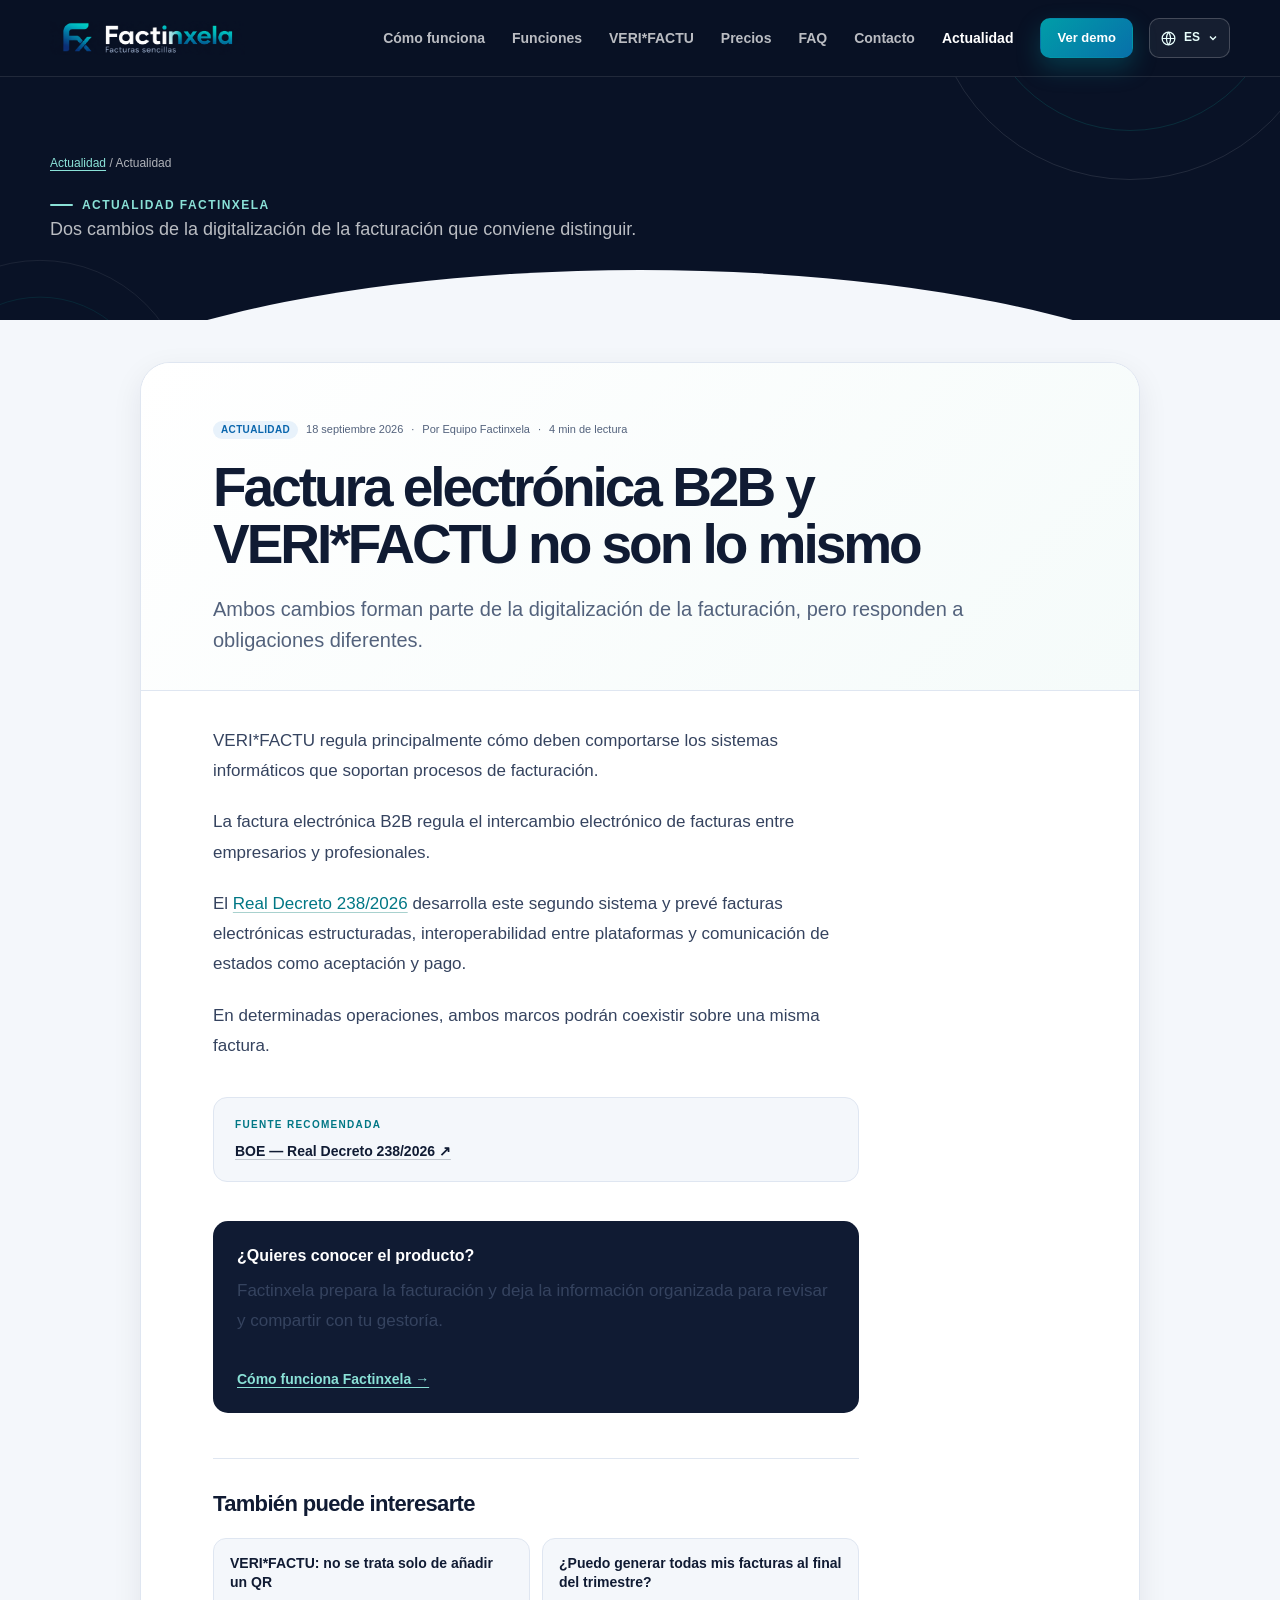
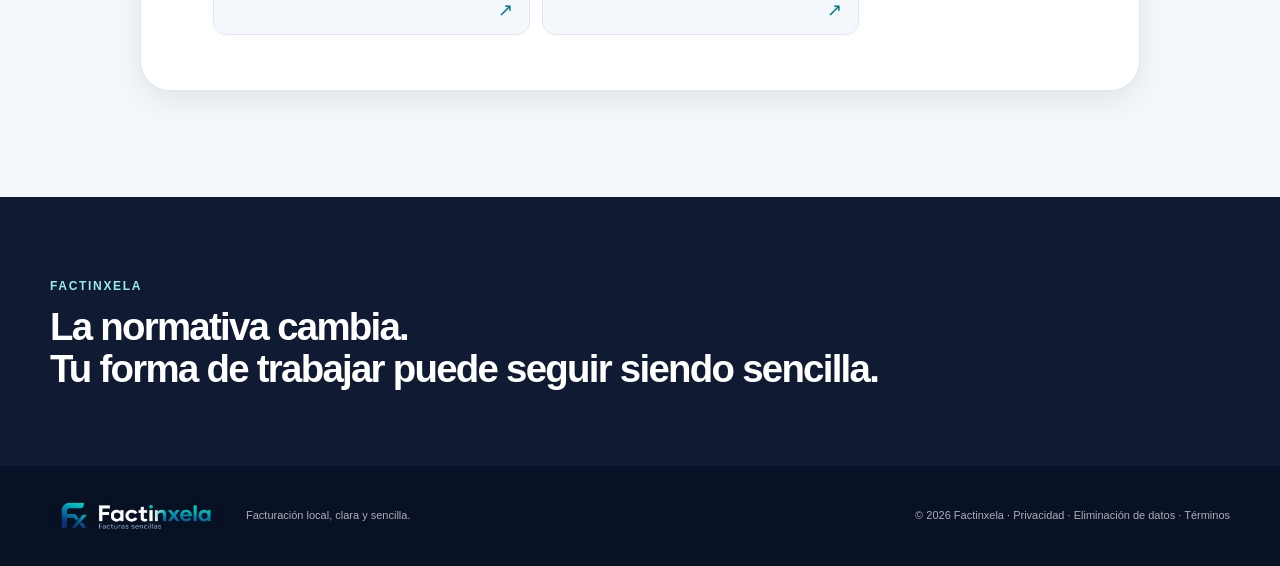
<file: actualidad/factura-electronica-b2b/index.html>
<!doctype html>
<html lang="es">
<head>
  <meta charset="utf-8">
  <meta name="viewport" content="width=device-width, initial-scale=1">
  <meta name="description" content="Diferencias entre la factura electrónica B2B y VERI*FACTU: dos cambios relacionados, pero con obligaciones distintas.">
  <meta name="theme-color" content="#101b33">
  <meta property="og:title" content="Factura electrónica B2B y VERI*FACTU no son lo mismo · Factinxela">
  <meta property="og:description" content="Entiende qué regula VERI*FACTU y qué regula la factura electrónica B2B para profesionales y empresas.">
  <meta property="og:type" content="article">
  <meta property="og:url" content="https://factinxela.es/actualidad/factura-electronica-b2b/">
  <meta property="og:image" content="https://factinxela.es/assets/screenshots/01-panel-principal.png">
  <link rel="canonical" href="https://factinxela.es/actualidad/factura-electronica-b2b/">
  <title>Factura electrónica B2B y VERI*FACTU no son lo mismo | Factinxela</title>
  <link rel="stylesheet" href="../../styles.css">
  <link rel="stylesheet" href="../../actualidad/actualidad.css">
  <script type="application/ld+json">
  {
    "@context": "https://schema.org",
    "@type": "BlogPosting",
    "@id": "https://factinxela.es/actualidad/factura-electronica-b2b/#article",
    "headline": "Factura electrónica B2B y VERI*FACTU no son lo mismo",
    "description": "Diferencias entre la factura electrónica B2B y VERI*FACTU: dos cambios relacionados, pero con obligaciones distintas.",
    "url": "https://factinxela.es/actualidad/factura-electronica-b2b/",
    "mainEntityOfPage": { "@type": "WebPage", "@id": "https://factinxela.es/actualidad/factura-electronica-b2b/" },
    "image": "https://factinxela.es/assets/screenshots/01-panel-principal.png",
    "datePublished": "2026-09-18",
    "dateModified": "2026-09-18",
    "author": { "@type": "Organization", "name": "Equipo Factinxela", "url": "https://factinxela.es/actualidad/" },
    "publisher": {
      "@type": "Organization",
      "name": "Factinxela",
      "url": "https://factinxela.es/",
      "logo": { "@type": "ImageObject", "url": "https://factinxela.es/assets/Factinxela_dark.png" }
    },
    "articleSection": "Actualidad",
    "inLanguage": "es"
  }
  </script>
  <script src="../../translations.js" defer></script>
  <script src="../../analytics-config.js" defer></script>
  <script src="../../analytics.js" defer></script>
  <script src="../../app.js" defer></script>
</head>
<body>
  <a class="skip-link" href="#contenido">Saltar al contenido</a>
  <header class="site-header" data-header>
    <div class="container nav-wrap">
      <a class="brand" href="../../#inicio" aria-label="Factinxela, inicio"><span class="brand-logo-crop" aria-hidden="true"><img class="brand-logo" src="../../assets/Factinxela_dark.png" alt="" width="2259" height="596"></span></a>
      <button class="nav-toggle" type="button" aria-expanded="false" aria-controls="main-nav" data-nav-toggle><span class="sr-only">Abrir menú</span><span></span><span></span><span></span></button>
      <nav class="main-nav" id="main-nav" aria-label="Navegación principal" data-nav>
        <a href="/#flujo">Cómo funciona</a><a href="/funciones/">Funciones</a><a href="/verifactu/">VERI*FACTU</a><a href="/precios/">Precios</a><a href="/#preguntas">FAQ</a><a href="/#contacto">Contacto</a><a href="/actualidad/" aria-current="page">Actualidad</a><a class="button button-small button-primary nav-cta" href="/demo">Ver demo</a>
      </nav>
      <div class="language-switcher" data-language-switcher>
        <button class="language-toggle" type="button" aria-label="Cambiar idioma" aria-expanded="false" aria-controls="language-menu" data-language-toggle><svg viewBox="0 0 24 24" aria-hidden="true"><circle cx="12" cy="12" r="9"/><path d="M3 12h18M12 3a15 15 0 0 1 0 18M12 3a15 15 0 0 0 0 18"/></svg><span data-current-language>ES</span><svg class="language-chevron" viewBox="0 0 16 16" aria-hidden="true"><path d="m4 6 4 4 4-4"/></svg></button>
        <div class="language-menu" id="language-menu" role="menu" aria-label="Seleccionar idioma" data-language-menu><button type="button" role="menuitemradio" aria-checked="true" data-language="es"><span class="language-icon language-icon-es">ES</span><span>Español</span></button><button type="button" role="menuitemradio" aria-checked="false" data-language="gl"><span class="language-icon language-icon-gl">GL</span><span>Galego</span></button><button type="button" role="menuitemradio" aria-checked="false" data-language="ca"><span class="language-icon language-icon-ca">CA</span><span>Català</span></button><button type="button" role="menuitemradio" aria-checked="false" data-language="en"><span class="language-icon language-icon-en">EN</span><span>English</span></button></div>
      </div>
    </div>
  </header>

  <main id="contenido" class="news-page news-article-page">
    <section class="news-hero"><div class="news-hero-orb news-hero-orb-one" aria-hidden="true"></div><div class="news-hero-orb news-hero-orb-two" aria-hidden="true"></div><div class="container news-hero-inner"><div><div class="news-article-breadcrumb"><a href="../">Actualidad</a> <span aria-hidden="true">/</span> Actualidad</div><div class="eyebrow news-eyebrow"><span></span> Actualidad Factinxela</div><p>Dos cambios de la digitalización de la facturación que conviene distinguir.</p></div></div></section>

    <section class="container news-article-layout">
      <article class="news-article news-article-standalone is-active">
        <header class="news-article-header">
          <div class="news-article-meta"><span class="news-tag news-tag-blue">Actualidad</span><time datetime="2026-09-18">18 septiembre 2026</time><span>·</span><span>Por Equipo Factinxela</span><span>·</span><span>4 min de lectura</span></div>
          <h1>Factura electrónica B2B y VERI*FACTU no son lo mismo</h1>
          <p class="news-article-lead">Ambos cambios forman parte de la digitalización de la facturación, pero responden a obligaciones diferentes.</p>
        </header>
        <div class="news-article-body">
          <p>VERI*FACTU regula principalmente cómo deben comportarse los sistemas informáticos que soportan procesos de facturación.</p>
          <p>La factura electrónica B2B regula el intercambio electrónico de facturas entre empresarios y profesionales.</p>
          <p>El <a class="inline-link" href="https://www.boe.es/eli/es/rd/2026/03/25/238" target="_blank" rel="noopener noreferrer">Real Decreto 238/2026</a> desarrolla este segundo sistema y prevé facturas electrónicas estructuradas, interoperabilidad entre plataformas y comunicación de estados como aceptación y pago.</p>
          <p>En determinadas operaciones, ambos marcos podrán coexistir sobre una misma factura.</p>
          <aside class="news-source-card"><span class="news-source-label">Fuente recomendada</span><p><a href="https://www.boe.es/eli/es/rd/2026/03/25/238" target="_blank" rel="noopener noreferrer">BOE — Real Decreto 238/2026 <span aria-hidden="true">↗</span></a></p></aside>
          <div class="news-product-link"><strong>¿Quieres conocer el producto?</strong><p>Factinxela prepara la facturación y deja la información organizada para revisar y compartir con tu gestoría.</p><a href="/#flujo">Cómo funciona Factinxela →</a></div>
          <nav class="news-related" aria-label="Artículos relacionados"><h2>También puede interesarte</h2><div class="news-related-list"><a href="../verifactu-qr/">VERI*FACTU: no se trata solo de añadir un QR <span aria-hidden="true">↗</span></a><a href="../facturacion-trimestral/">¿Puedo generar todas mis facturas al final del trimestre? <span aria-hidden="true">↗</span></a></div></nav>
        </div>
      </article>
    </section>

    <section class="news-cta"><div class="container news-cta-inner"><div><span class="cta-label">Factinxela</span><h2>La normativa cambia.<br>Tu forma de trabajar puede seguir siendo sencilla.</h2></div></div></section>
  </main>

  <footer class="site-footer"><div class="container footer-inner"><a class="brand brand-footer" href="../../#inicio" aria-label="Factinxela, volver al inicio"><span class="brand-logo-crop" aria-hidden="true"><img class="brand-logo" src="../../assets/Factinxela_dark.png" alt="" width="2259" height="596"></span></a><p>Facturación local, clara y sencilla.</p><p class="footer-note">© <span data-year>2026</span> Factinxela · <a href="../../privacidad/">Privacidad</a> · <a href="../../eliminacion-datos/">Eliminación de datos</a> · <a href="../../terminos/">Términos</a></p></div></footer>
</body>
</html>
</file>
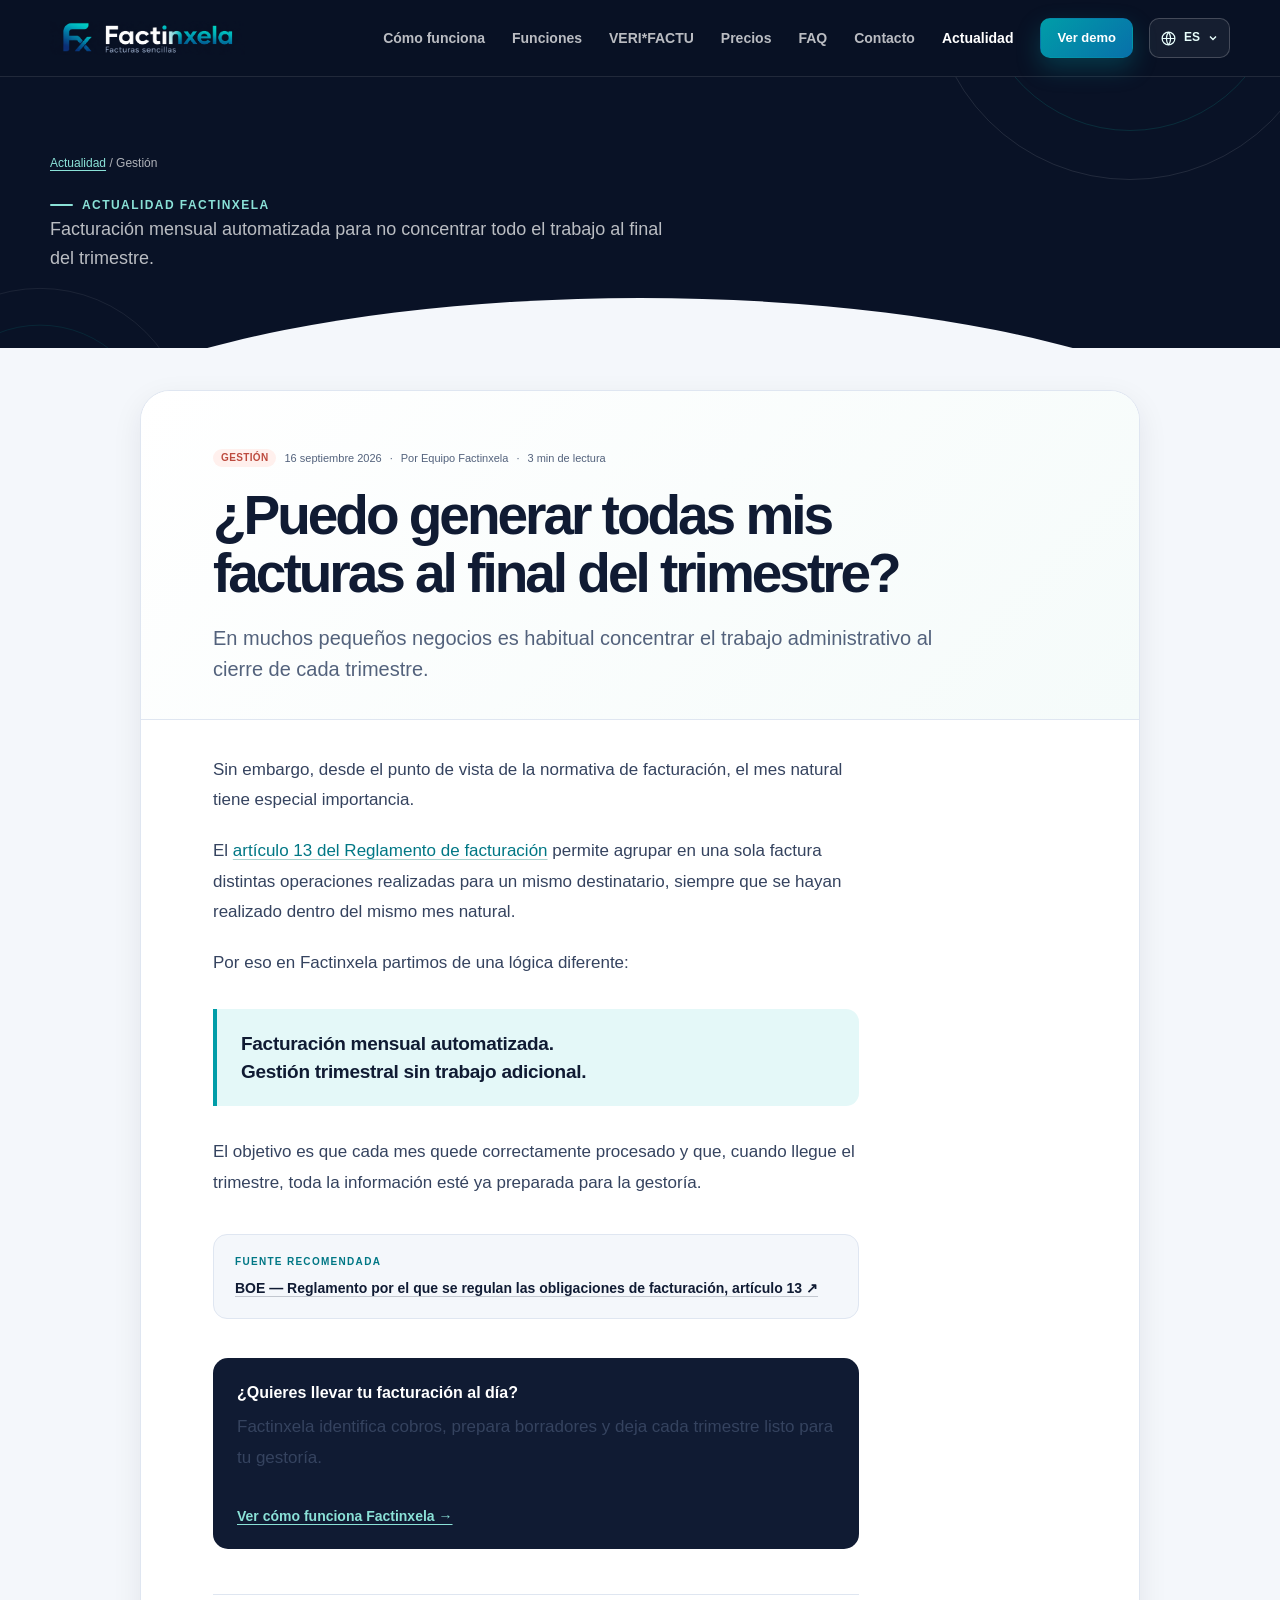
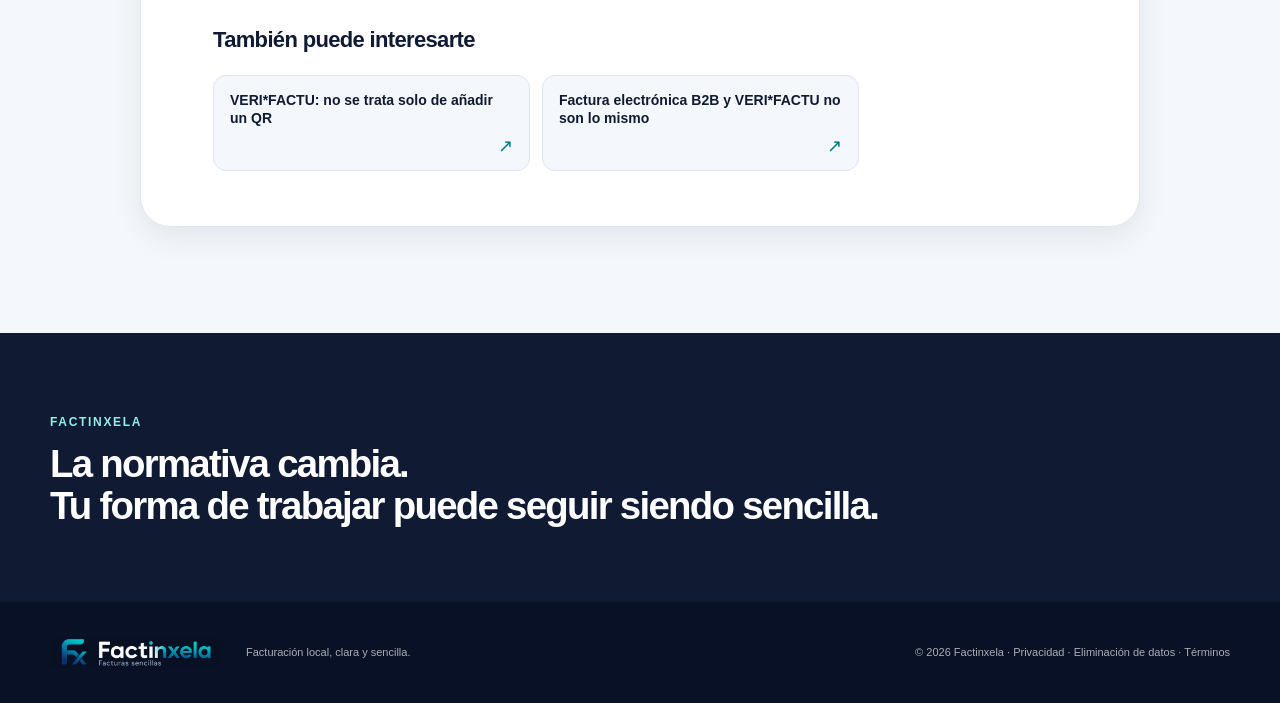
<file: actualidad/facturacion-trimestral/index.html>
<!doctype html>
<html lang="es">
<head>
  <meta charset="utf-8">
  <meta name="viewport" content="width=device-width, initial-scale=1">
  <meta name="description" content="Qué límites temporales conviene tener en cuenta al agrupar operaciones y por qué automatizar la facturación mensual simplifica el trimestre.">
  <meta name="theme-color" content="#101b33">
  <meta property="og:title" content="¿Puedo generar todas mis facturas al final del trimestre? · Factinxela">
  <meta property="og:description" content="La facturación mensual automatizada ayuda a mantener cada período ordenado y evita concentrar todo el trabajo al cierre del trimestre.">
  <meta property="og:type" content="article">
  <meta property="og:url" content="https://factinxela.es/actualidad/facturacion-trimestral/">
  <meta property="og:image" content="https://factinxela.es/assets/screenshots/01-panel-principal.png">
  <link rel="canonical" href="https://factinxela.es/actualidad/facturacion-trimestral/">
  <title>¿Puedo generar todas mis facturas al final del trimestre? | Factinxela</title>
  <link rel="stylesheet" href="../../styles.css">
  <link rel="stylesheet" href="../../actualidad/actualidad.css">
  <script type="application/ld+json">
  {
    "@context": "https://schema.org",
    "@type": "BlogPosting",
    "@id": "https://factinxela.es/actualidad/facturacion-trimestral/#article",
    "headline": "¿Puedo generar todas mis facturas al final del trimestre?",
    "description": "Qué límites temporales conviene tener en cuenta al agrupar operaciones y por qué automatizar la facturación mensual simplifica el trimestre.",
    "url": "https://factinxela.es/actualidad/facturacion-trimestral/",
    "mainEntityOfPage": { "@type": "WebPage", "@id": "https://factinxela.es/actualidad/facturacion-trimestral/" },
    "image": "https://factinxela.es/assets/screenshots/01-panel-principal.png",
    "datePublished": "2026-09-16",
    "dateModified": "2026-09-16",
    "author": { "@type": "Organization", "name": "Equipo Factinxela", "url": "https://factinxela.es/actualidad/" },
    "publisher": {
      "@type": "Organization",
      "name": "Factinxela",
      "url": "https://factinxela.es/",
      "logo": { "@type": "ImageObject", "url": "https://factinxela.es/assets/Factinxela_dark.png" }
    },
    "articleSection": "Gestión",
    "inLanguage": "es"
  }
  </script>
  <script src="../../translations.js" defer></script>
  <script src="../../analytics-config.js" defer></script>
  <script src="../../analytics.js" defer></script>
  <script src="../../app.js" defer></script>
</head>
<body>
  <a class="skip-link" href="#contenido">Saltar al contenido</a>
  <header class="site-header" data-header>
    <div class="container nav-wrap">
      <a class="brand" href="../../#inicio" aria-label="Factinxela, inicio"><span class="brand-logo-crop" aria-hidden="true"><img class="brand-logo" src="../../assets/Factinxela_dark.png" alt="" width="2259" height="596"></span></a>
      <button class="nav-toggle" type="button" aria-expanded="false" aria-controls="main-nav" data-nav-toggle><span class="sr-only">Abrir menú</span><span></span><span></span><span></span></button>
      <nav class="main-nav" id="main-nav" aria-label="Navegación principal" data-nav>
        <a href="/#flujo">Cómo funciona</a><a href="/funciones/">Funciones</a><a href="/verifactu/">VERI*FACTU</a><a href="/precios/">Precios</a><a href="/#preguntas">FAQ</a><a href="/#contacto">Contacto</a><a href="/actualidad/" aria-current="page">Actualidad</a><a class="button button-small button-primary nav-cta" href="/demo">Ver demo</a>
      </nav>
      <div class="language-switcher" data-language-switcher>
        <button class="language-toggle" type="button" aria-label="Cambiar idioma" aria-expanded="false" aria-controls="language-menu" data-language-toggle><svg viewBox="0 0 24 24" aria-hidden="true"><circle cx="12" cy="12" r="9"/><path d="M3 12h18M12 3a15 15 0 0 1 0 18M12 3a15 15 0 0 0 0 18"/></svg><span data-current-language>ES</span><svg class="language-chevron" viewBox="0 0 16 16" aria-hidden="true"><path d="m4 6 4 4 4-4"/></svg></button>
        <div class="language-menu" id="language-menu" role="menu" aria-label="Seleccionar idioma" data-language-menu><button type="button" role="menuitemradio" aria-checked="true" data-language="es"><span class="language-icon language-icon-es">ES</span><span>Español</span></button><button type="button" role="menuitemradio" aria-checked="false" data-language="gl"><span class="language-icon language-icon-gl">GL</span><span>Galego</span></button><button type="button" role="menuitemradio" aria-checked="false" data-language="ca"><span class="language-icon language-icon-ca">CA</span><span>Català</span></button><button type="button" role="menuitemradio" aria-checked="false" data-language="en"><span class="language-icon language-icon-en">EN</span><span>English</span></button></div>
      </div>
    </div>
  </header>

  <main id="contenido" class="news-page news-article-page">
    <section class="news-hero"><div class="news-hero-orb news-hero-orb-one" aria-hidden="true"></div><div class="news-hero-orb news-hero-orb-two" aria-hidden="true"></div><div class="container news-hero-inner"><div><div class="news-article-breadcrumb"><a href="../">Actualidad</a> <span aria-hidden="true">/</span> Gestión</div><div class="eyebrow news-eyebrow"><span></span> Actualidad Factinxela</div><p>Facturación mensual automatizada para no concentrar todo el trabajo al final del trimestre.</p></div></div></section>

    <section class="container news-article-layout">
      <article class="news-article news-article-standalone is-active">
        <header class="news-article-header">
          <div class="news-article-meta"><span class="news-tag news-tag-coral">Gestión</span><time datetime="2026-09-16">16 septiembre 2026</time><span>·</span><span>Por Equipo Factinxela</span><span>·</span><span>3 min de lectura</span></div>
          <h1>¿Puedo generar todas mis facturas al final del trimestre?</h1>
          <p class="news-article-lead">En muchos pequeños negocios es habitual concentrar el trabajo administrativo al cierre de cada trimestre.</p>
        </header>
        <div class="news-article-body">
          <p>Sin embargo, desde el punto de vista de la normativa de facturación, el mes natural tiene especial importancia.</p>
          <p>El <a class="inline-link" href="https://www.boe.es/eli/es/rd/2012/11/30/1619" target="_blank" rel="noopener noreferrer">artículo 13 del Reglamento de facturación</a> permite agrupar en una sola factura distintas operaciones realizadas para un mismo destinatario, siempre que se hayan realizado dentro del mismo mes natural.</p>
          <p>Por eso en Factinxela partimos de una lógica diferente:</p>
          <p class="news-highlight">Facturación mensual automatizada.<br>Gestión trimestral sin trabajo adicional.</p>
          <p>El objetivo es que cada mes quede correctamente procesado y que, cuando llegue el trimestre, toda la información esté ya preparada para la gestoría.</p>
          <aside class="news-source-card"><span class="news-source-label">Fuente recomendada</span><p><a href="https://www.boe.es/eli/es/rd/2012/11/30/1619" target="_blank" rel="noopener noreferrer">BOE — Reglamento por el que se regulan las obligaciones de facturación, artículo 13 <span aria-hidden="true">↗</span></a></p></aside>
          <div class="news-product-link"><strong>¿Quieres llevar tu facturación al día?</strong><p>Factinxela identifica cobros, prepara borradores y deja cada trimestre listo para tu gestoría.</p><a href="/demo/">Ver cómo funciona Factinxela →</a></div>
          <nav class="news-related" aria-label="Artículos relacionados"><h2>También puede interesarte</h2><div class="news-related-list"><a href="../verifactu-qr/">VERI*FACTU: no se trata solo de añadir un QR <span aria-hidden="true">↗</span></a><a href="../factura-electronica-b2b/">Factura electrónica B2B y VERI*FACTU no son lo mismo <span aria-hidden="true">↗</span></a></div></nav>
        </div>
      </article>
    </section>

    <section class="news-cta"><div class="container news-cta-inner"><div><span class="cta-label">Factinxela</span><h2>La normativa cambia.<br>Tu forma de trabajar puede seguir siendo sencilla.</h2></div></div></section>
  </main>

  <footer class="site-footer"><div class="container footer-inner"><a class="brand brand-footer" href="../../#inicio" aria-label="Factinxela, volver al inicio"><span class="brand-logo-crop" aria-hidden="true"><img class="brand-logo" src="../../assets/Factinxela_dark.png" alt="" width="2259" height="596"></span></a><p>Facturación local, clara y sencilla.</p><p class="footer-note">© <span data-year>2026</span> Factinxela · <a href="../../privacidad/">Privacidad</a> · <a href="../../eliminacion-datos/">Eliminación de datos</a> · <a href="../../terminos/">Términos</a></p></div></footer>
</body>
</html>
</file>
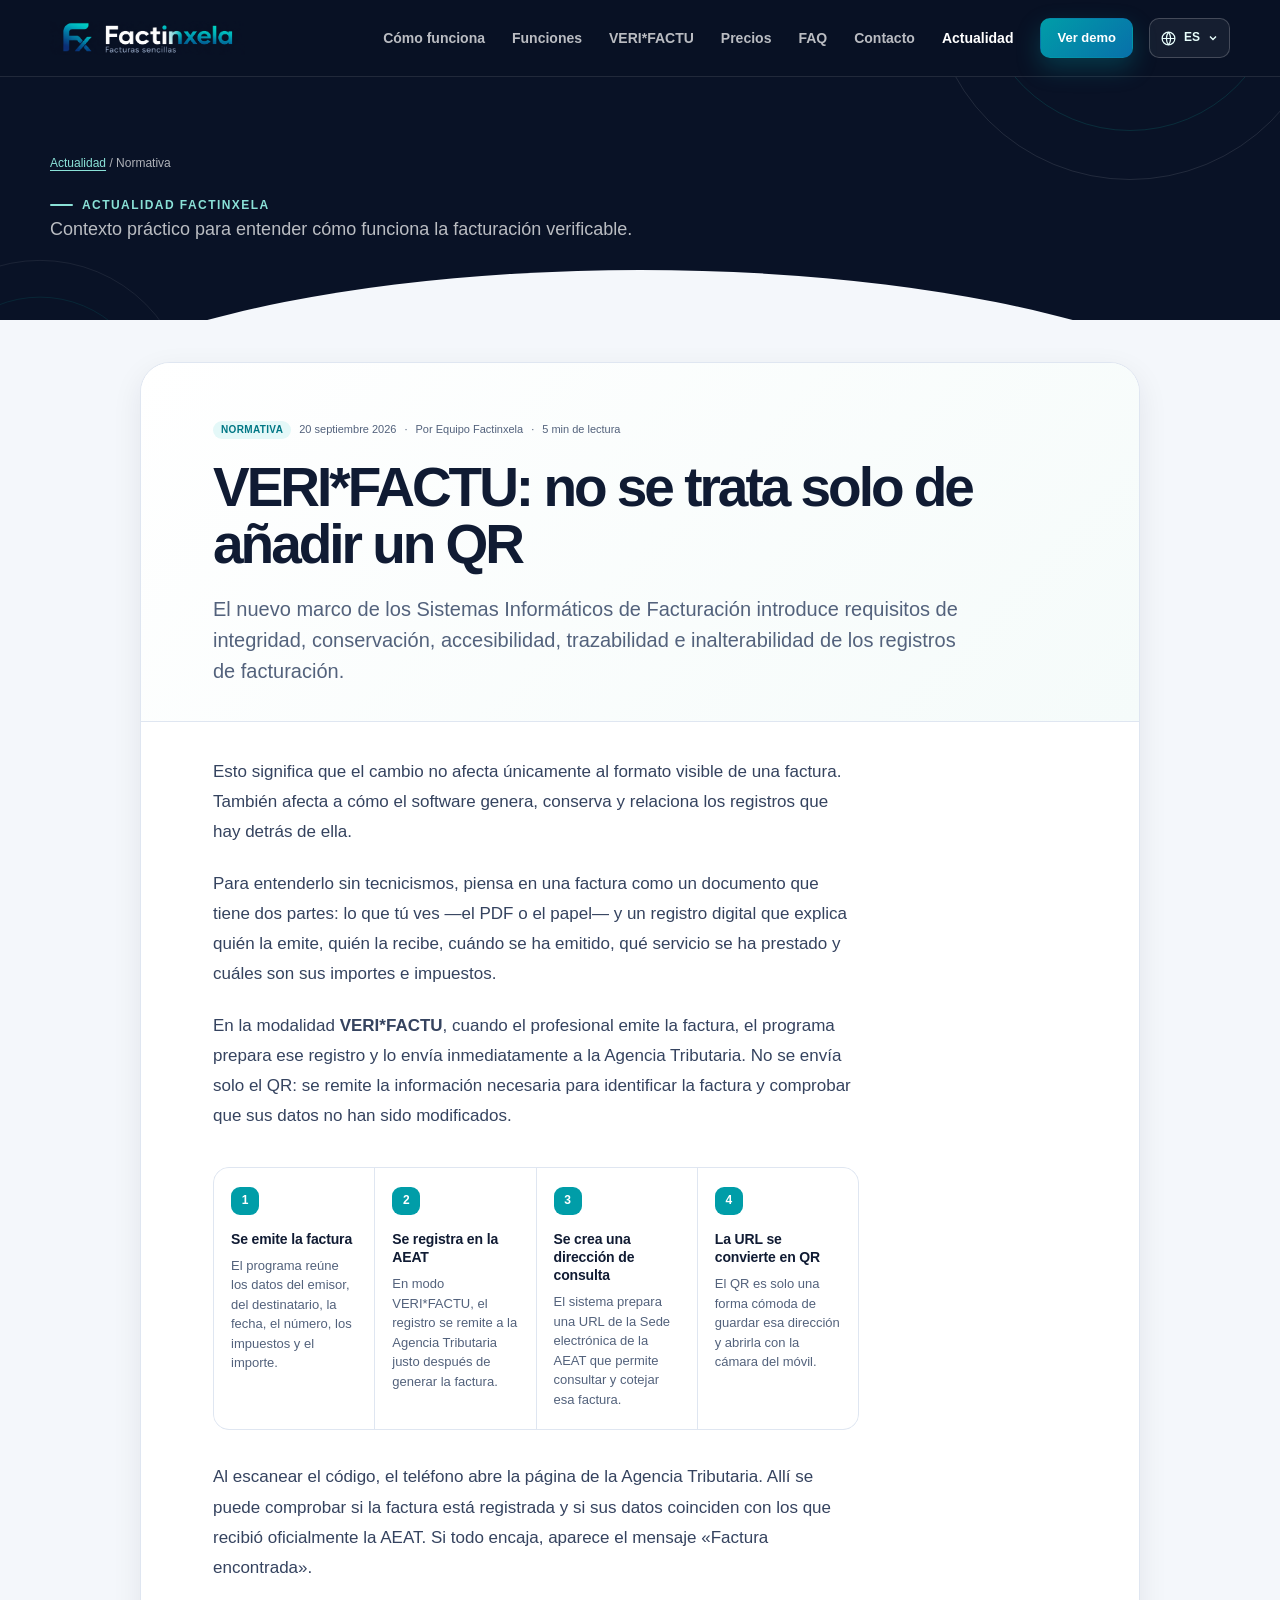
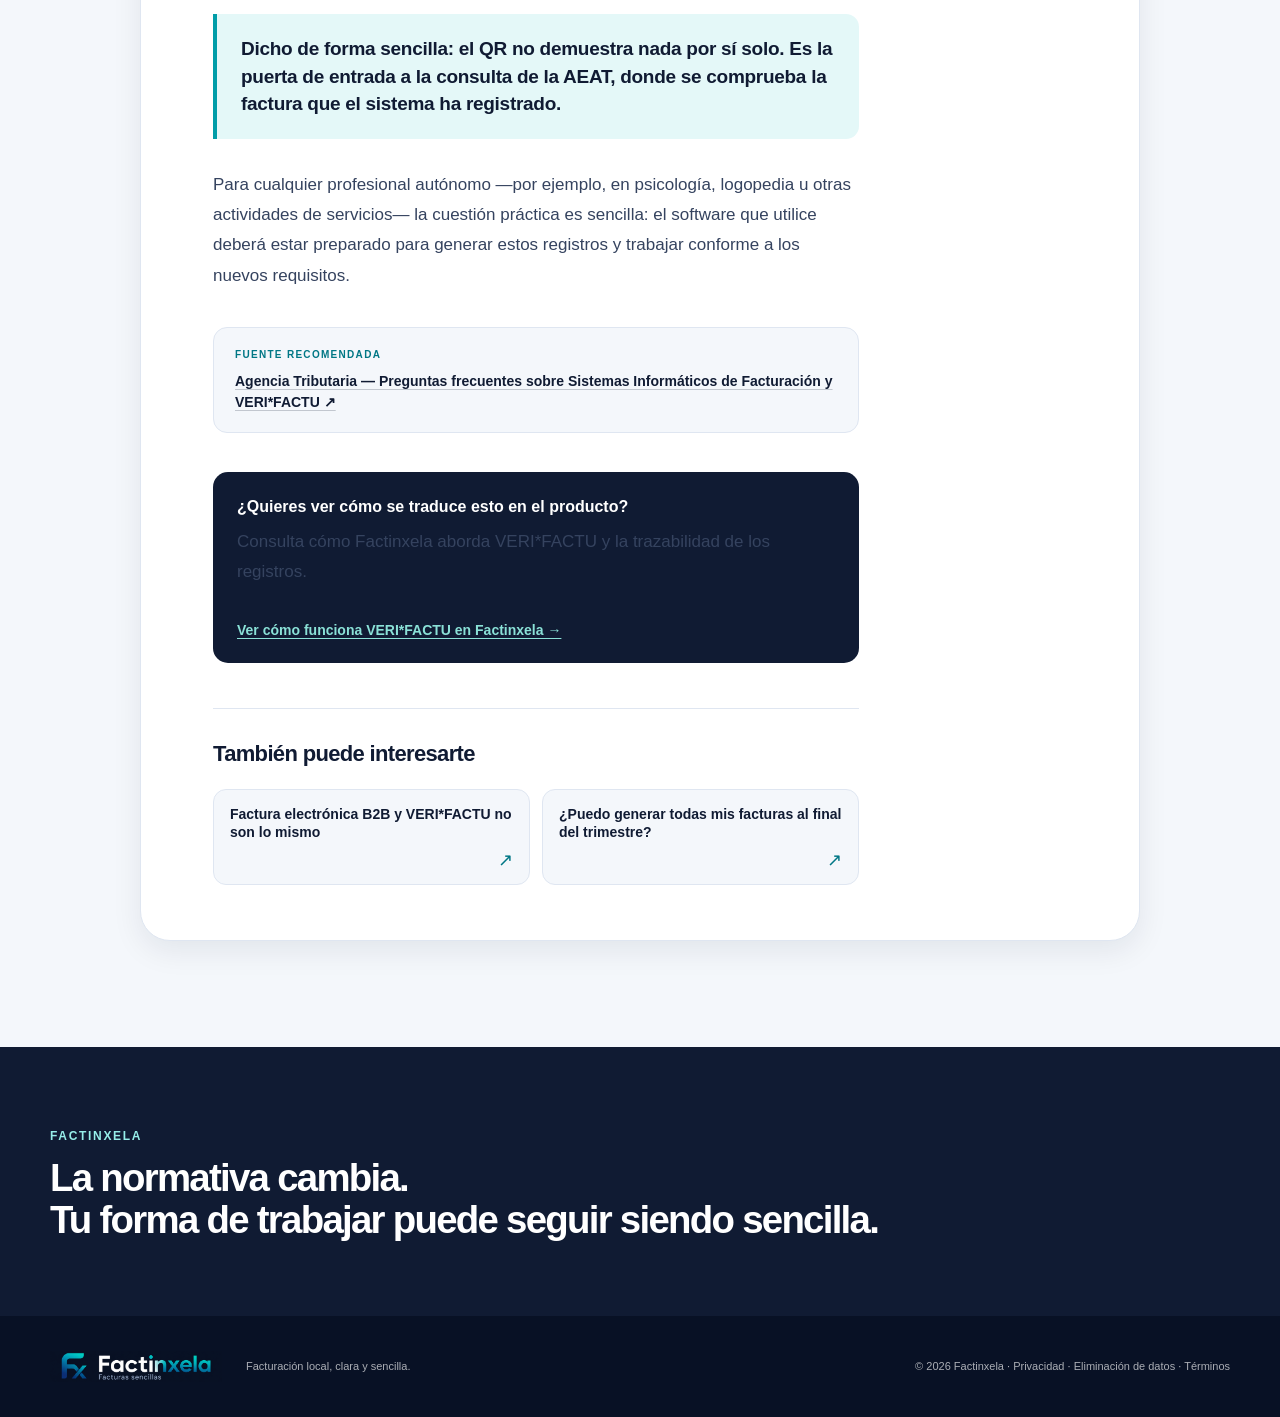
<file: actualidad/verifactu-qr/index.html>
<!doctype html>
<html lang="es">
<head>
  <meta charset="utf-8">
  <meta name="viewport" content="width=device-width, initial-scale=1">
  <meta name="description" content="Qué hay detrás del QR de una factura VERI*FACTU y por qué el registro remitido a la AEAT es lo importante.">
  <meta name="theme-color" content="#101b33">
  <meta property="og:title" content="VERI*FACTU: no se trata solo de añadir un QR · Factinxela">
  <meta property="og:description" content="El QR es solo la puerta de entrada: descubre qué registro hay detrás de una factura y cómo se remite a la Agencia Tributaria.">
  <meta property="og:type" content="article">
  <meta property="og:url" content="https://factinxela.es/actualidad/verifactu-qr/">
  <meta property="og:image" content="https://factinxela.es/assets/screenshots/01-panel-principal.png">
  <link rel="canonical" href="https://factinxela.es/actualidad/verifactu-qr/">
  <title>VERI*FACTU: no se trata solo de añadir un QR | Factinxela</title>
  <link rel="stylesheet" href="../../styles.css">
  <link rel="stylesheet" href="../../actualidad/actualidad.css">
  <script type="application/ld+json">
  {
    "@context": "https://schema.org",
    "@type": "BlogPosting",
    "@id": "https://factinxela.es/actualidad/verifactu-qr/#article",
    "headline": "VERI*FACTU: no se trata solo de añadir un QR",
    "description": "Qué hay detrás del QR de una factura VERI*FACTU y por qué el registro remitido a la AEAT es lo importante.",
    "url": "https://factinxela.es/actualidad/verifactu-qr/",
    "mainEntityOfPage": { "@type": "WebPage", "@id": "https://factinxela.es/actualidad/verifactu-qr/" },
    "image": "https://factinxela.es/assets/screenshots/01-panel-principal.png",
    "datePublished": "2026-09-20",
    "dateModified": "2026-09-20",
    "author": { "@type": "Organization", "name": "Equipo Factinxela", "url": "https://factinxela.es/actualidad/" },
    "publisher": {
      "@type": "Organization",
      "name": "Factinxela",
      "url": "https://factinxela.es/",
      "logo": { "@type": "ImageObject", "url": "https://factinxela.es/assets/Factinxela_dark.png" }
    },
    "articleSection": "Normativa",
    "inLanguage": "es"
  }
  </script>
  <script src="../../translations.js" defer></script>
  <script src="../../analytics-config.js" defer></script>
  <script src="../../analytics.js" defer></script>
  <script src="../../app.js" defer></script>
</head>
<body>
  <a class="skip-link" href="#contenido">Saltar al contenido</a>

  <header class="site-header" data-header>
    <div class="container nav-wrap">
      <a class="brand" href="../../#inicio" aria-label="Factinxela, inicio">
        <span class="brand-logo-crop" aria-hidden="true">
          <img class="brand-logo" src="../../assets/Factinxela_dark.png" alt="" width="2259" height="596">
        </span>
      </a>
      <button class="nav-toggle" type="button" aria-expanded="false" aria-controls="main-nav" data-nav-toggle>
        <span class="sr-only">Abrir menú</span><span></span><span></span><span></span>
      </button>
      <nav class="main-nav" id="main-nav" aria-label="Navegación principal" data-nav>
        <a href="/#flujo">Cómo funciona</a>
        <a href="/funciones/">Funciones</a>
        <a href="/verifactu/">VERI*FACTU</a>
        <a href="/precios/">Precios</a>
        <a href="/#preguntas">FAQ</a>
        <a href="/#contacto">Contacto</a>
        <a href="/actualidad/" aria-current="page">Actualidad</a>
        <a class="button button-small button-primary nav-cta" href="/demo">Ver demo</a>
      </nav>
      <div class="language-switcher" data-language-switcher>
        <button class="language-toggle" type="button" aria-label="Cambiar idioma" aria-expanded="false" aria-controls="language-menu" data-language-toggle>
          <svg viewBox="0 0 24 24" aria-hidden="true"><circle cx="12" cy="12" r="9"/><path d="M3 12h18M12 3a15 15 0 0 1 0 18M12 3a15 15 0 0 0 0 18"/></svg>
          <span data-current-language>ES</span>
          <svg class="language-chevron" viewBox="0 0 16 16" aria-hidden="true"><path d="m4 6 4 4 4-4"/></svg>
        </button>
        <div class="language-menu" id="language-menu" role="menu" aria-label="Seleccionar idioma" data-language-menu>
          <button type="button" role="menuitemradio" aria-checked="true" data-language="es"><span class="language-icon language-icon-es">ES</span><span>Español</span></button>
          <button type="button" role="menuitemradio" aria-checked="false" data-language="gl"><span class="language-icon language-icon-gl">GL</span><span>Galego</span></button>
          <button type="button" role="menuitemradio" aria-checked="false" data-language="ca"><span class="language-icon language-icon-ca">CA</span><span>Català</span></button>
          <button type="button" role="menuitemradio" aria-checked="false" data-language="en"><span class="language-icon language-icon-en">EN</span><span>English</span></button>
        </div>
      </div>
    </div>
  </header>

  <main id="contenido" class="news-page news-article-page">
    <section class="news-hero">
      <div class="news-hero-orb news-hero-orb-one" aria-hidden="true"></div>
      <div class="news-hero-orb news-hero-orb-two" aria-hidden="true"></div>
      <div class="container news-hero-inner">
        <div>
          <div class="news-article-breadcrumb"><a href="../">Actualidad</a> <span aria-hidden="true">/</span> Normativa</div>
          <div class="eyebrow news-eyebrow"><span></span> Actualidad Factinxela</div>
          <p>Contexto práctico para entender cómo funciona la facturación verificable.</p>
        </div>
      </div>
    </section>

    <section class="container news-article-layout">
      <article class="news-article news-article-standalone is-active">
        <header class="news-article-header">
          <div class="news-article-meta"><span class="news-tag">Normativa</span><time datetime="2026-09-20">20 septiembre 2026</time><span>·</span><span>Por Equipo Factinxela</span><span>·</span><span>5 min de lectura</span></div>
          <h1>VERI*FACTU: no se trata solo de añadir un QR</h1>
          <p class="news-article-lead">El nuevo marco de los Sistemas Informáticos de Facturación introduce requisitos de integridad, conservación, accesibilidad, trazabilidad e inalterabilidad de los registros de facturación.</p>
        </header>
        <div class="news-article-body">
          <p>Esto significa que el cambio no afecta únicamente al formato visible de una factura. También afecta a cómo el software genera, conserva y relaciona los registros que hay detrás de ella.</p>
          <p>Para entenderlo sin tecnicismos, piensa en una factura como un documento que tiene dos partes: lo que tú ves —el PDF o el papel— y un registro digital que explica quién la emite, quién la recibe, cuándo se ha emitido, qué servicio se ha prestado y cuáles son sus importes e impuestos.</p>
          <p>En la modalidad <strong>VERI*FACTU</strong>, cuando el profesional emite la factura, el programa prepara ese registro y lo envía inmediatamente a la Agencia Tributaria. No se envía solo el QR: se remite la información necesaria para identificar la factura y comprobar que sus datos no han sido modificados.</p>
          <div class="news-flow" aria-label="Cómo funciona una factura verificable">
            <div class="news-flow-step"><span class="news-flow-number">1</span><strong>Se emite la factura</strong><p>El programa reúne los datos del emisor, del destinatario, la fecha, el número, los impuestos y el importe.</p></div>
            <div class="news-flow-step"><span class="news-flow-number">2</span><strong>Se registra en la AEAT</strong><p>En modo VERI*FACTU, el registro se remite a la Agencia Tributaria justo después de generar la factura.</p></div>
            <div class="news-flow-step"><span class="news-flow-number">3</span><strong>Se crea una dirección de consulta</strong><p>El sistema prepara una URL de la Sede electrónica de la AEAT que permite consultar y cotejar esa factura.</p></div>
            <div class="news-flow-step"><span class="news-flow-number">4</span><strong>La URL se convierte en QR</strong><p>El QR es solo una forma cómoda de guardar esa dirección y abrirla con la cámara del móvil.</p></div>
          </div>
          <p>Al escanear el código, el teléfono abre la página de la Agencia Tributaria. Allí se puede comprobar si la factura está registrada y si sus datos coinciden con los que recibió oficialmente la AEAT. Si todo encaja, aparece el mensaje «Factura encontrada».</p>
          <p class="news-highlight">Dicho de forma sencilla: el QR no demuestra nada por sí solo. Es la puerta de entrada a la consulta de la AEAT, donde se comprueba la factura que el sistema ha registrado.</p>
          <p>Para cualquier profesional autónomo —por ejemplo, en psicología, logopedia u otras actividades de servicios— la cuestión práctica es sencilla: el software que utilice deberá estar preparado para generar estos registros y trabajar conforme a los nuevos requisitos.</p>
          <aside class="news-source-card">
            <span class="news-source-label">Fuente recomendada</span>
            <p><a href="https://sede.agenciatributaria.gob.es/Sede/iva/sistemas-informaticos-facturacion-verifactu/preguntas-frecuentes.html" target="_blank" rel="noopener noreferrer">Agencia Tributaria — Preguntas frecuentes sobre Sistemas Informáticos de Facturación y VERI*FACTU <span aria-hidden="true">↗</span></a></p>
          </aside>
          <div class="news-product-link">
            <strong>¿Quieres ver cómo se traduce esto en el producto?</strong>
            <p>Consulta cómo Factinxela aborda VERI*FACTU y la trazabilidad de los registros.</p>
            <a href="/verifactu/">Ver cómo funciona VERI*FACTU en Factinxela →</a>
          </div>
          <nav class="news-related" aria-label="Artículos relacionados">
            <h2>También puede interesarte</h2>
            <div class="news-related-list">
              <a href="../factura-electronica-b2b/">Factura electrónica B2B y VERI*FACTU no son lo mismo <span aria-hidden="true">↗</span></a>
              <a href="../facturacion-trimestral/">¿Puedo generar todas mis facturas al final del trimestre? <span aria-hidden="true">↗</span></a>
            </div>
          </nav>
        </div>
      </article>
    </section>

    <section class="news-cta">
      <div class="container news-cta-inner">
        <div><span class="cta-label">Factinxela</span><h2>La normativa cambia.<br>Tu forma de trabajar puede seguir siendo sencilla.</h2></div>
      </div>
    </section>
  </main>

  <footer class="site-footer">
    <div class="container footer-inner">
      <a class="brand brand-footer" href="../../#inicio" aria-label="Factinxela, volver al inicio"><span class="brand-logo-crop" aria-hidden="true"><img class="brand-logo" src="../../assets/Factinxela_dark.png" alt="" width="2259" height="596"></span></a>
      <p>Facturación local, clara y sencilla.</p>
      <p class="footer-note">© <span data-year>2026</span> Factinxela · <a href="../../privacidad/">Privacidad</a> · <a href="../../eliminacion-datos/">Eliminación de datos</a> · <a href="../../terminos/">Términos</a></p>
    </div>
  </footer>
</body>
</html>
</file>
<file: styles.css>
:root {
  --ink: #101b33;
  --ink-soft: #53627c;
  --navy: #101b33;
  --navy-deep: #091226;
  --teal: #009da8;
  --teal-dark: #007785;
  --teal-pale: #e4f8f8;
  --brand-cyan: #00c0c0;
  --brand-cyan-soft: #5edbd5;
  --brand-blue: #0870aa;
  --blue: #0a66ad;
  --blue-pale: #e8f2fb;
  --coral: #ed6a5a;
  --violet: #7559d9;
  --amber: #d98913;
  --green: #008c6c;
  --surface: #ffffff;
  --surface-soft: #f4f7fb;
  --surface-warm: #fbfaf7;
  --border: #dfe6f1;
  --shadow-sm: 0 10px 30px rgba(16, 27, 51, .08);
  --shadow-lg: 0 28px 70px rgba(16, 27, 51, .16);
  --radius-sm: 12px;
  --radius: 20px;
  --radius-lg: 30px;
  --container: 1180px;
}

*,
*::before,
*::after {
  box-sizing: border-box;
}

html {
  scroll-behavior: smooth;
  scroll-padding-top: 88px;
}

body {
  margin: 0;
  overflow-x: clip;
  color: var(--ink);
  background: var(--surface);
  font-family: Inter, ui-sans-serif, -apple-system, BlinkMacSystemFont, "Segoe UI", sans-serif;
  font-size: 16px;
  line-height: 1.6;
  -webkit-font-smoothing: antialiased;
}

body.nav-open,
body.lightbox-open {
  overflow: hidden;
}

img,
svg {
  display: block;
}

img {
  max-width: 100%;
}

a {
  color: inherit;
  text-decoration: none;
}

button,
input,
textarea,
select {
  font: inherit;
}

button {
  color: inherit;
}

.container {
  width: min(calc(100% - 48px), var(--container));
  margin-inline: auto;
}

.sr-only {
  position: absolute;
  width: 1px;
  height: 1px;
  padding: 0;
  margin: -1px;
  overflow: hidden;
  clip: rect(0, 0, 0, 0);
  white-space: nowrap;
  border: 0;
}

.skip-link {
  position: fixed;
  z-index: 9999;
  top: 10px;
  left: 10px;
  padding: 10px 16px;
  color: #fff;
  background: var(--navy);
  border-radius: 8px;
  transform: translateY(-150%);
  transition: transform .2s ease;
}

.skip-link:focus {
  transform: translateY(0);
}

:focus-visible {
  outline: 3px solid rgba(0, 192, 192, .42);
  outline-offset: 3px;
}

.site-header {
  position: fixed;
  z-index: 1000;
  top: 0;
  right: 0;
  left: 0;
  color: #fff;
  background: #081124;
  border-bottom: 1px solid rgba(255, 255, 255, .1);
  transition: background .25s ease, box-shadow .25s ease, border-color .25s ease;
}

.site-header.scrolled {
  background: #081124;
  border-bottom-color: rgba(255, 255, 255, .08);
  box-shadow: 0 10px 30px rgba(5, 12, 25, .18);
  backdrop-filter: blur(18px);
}

.nav-wrap {
  display: flex;
  gap: 16px;
  align-items: center;
  justify-content: space-between;
  min-height: 76px;
}

.brand {
  display: inline-flex;
  align-items: center;
  flex: 0 0 auto;
}

.brand-logo-crop {
  display: block;
  width: clamp(158px, 15.2vw, 220px);
  overflow: hidden;
  aspect-ratio: 2259 / 400;
  transition: transform .2s ease;
}

.brand-logo {
  display: block;
  width: 100%;
  max-width: none;
  height: auto;
  transform: translateY(-16.5%);
}

.brand:hover .brand-logo-crop,
.brand:focus-visible .brand-logo-crop {
  transform: translateY(-1px);
}

.main-nav {
  display: flex;
  margin-left: auto;
  gap: 27px;
  align-items: center;
}

.main-nav > a:not(.button) {
  color: rgba(255, 255, 255, .72);
  font-size: 14px;
  font-weight: 600;
  transition: color .2s ease;
}

.main-nav > a:not(.button):hover,
.main-nav > a:not(.button):focus-visible {
  color: #fff;
}

.language-switcher {
  position: relative;
  z-index: 5;
  flex: 0 0 auto;
}

.language-toggle {
  display: inline-flex;
  min-width: 76px;
  height: 40px;
  padding: 0 10px;
  gap: 7px;
  align-items: center;
  justify-content: center;
  color: #e9fffd;
  background: rgba(255, 255, 255, .055);
  border: 1px solid rgba(255, 255, 255, .2);
  border-radius: 10px;
  font-size: 12px;
  font-weight: 850;
  cursor: pointer;
  transition: background .2s ease, border-color .2s ease;
}

.language-toggle:hover,
.language-toggle[aria-expanded="true"] {
  background: rgba(0, 192, 192, .18);
  border-color: rgba(111, 225, 214, .55);
}

.language-toggle > svg:first-child {
  width: 17px;
  fill: none;
  stroke: currentColor;
  stroke-width: 1.7;
}

.language-chevron {
  width: 12px;
  fill: none;
  stroke: currentColor;
  stroke-width: 1.8;
  transition: transform .2s ease;
}

.language-toggle[aria-expanded="true"] .language-chevron {
  transform: rotate(180deg);
}

.language-menu {
  position: absolute;
  top: calc(100% + 10px);
  right: 0;
  display: grid;
  width: 218px;
  padding: 8px;
  gap: 3px;
  visibility: hidden;
  color: var(--ink);
  background: rgba(255, 255, 255, .98);
  border: 1px solid #d6e0ec;
  border-radius: 13px;
  box-shadow: 0 20px 55px rgba(2, 10, 25, .3);
  opacity: 0;
  transform: translateY(-7px);
  transition: opacity .18s ease, transform .18s ease, visibility .18s;
  backdrop-filter: blur(14px);
}

.language-menu.open {
  visibility: visible;
  opacity: 1;
  transform: translateY(0);
}

.language-menu button {
  display: flex;
  width: 100%;
  min-height: 43px;
  padding: 6px 9px;
  gap: 11px;
  align-items: center;
  color: #27364f;
  background: transparent;
  border: 0;
  border-radius: 9px;
  font-size: 13px;
  font-weight: 700;
  text-align: left;
  cursor: pointer;
}

.language-menu button:hover,
.language-menu button:focus-visible {
  background: #edf8f7;
}

.language-menu button[aria-checked="true"] {
  color: #076f67;
  background: #e2f6f3;
}

.language-icon {
  display: grid;
  width: 30px;
  height: 24px;
  color: #fff;
  border-radius: 7px;
  font-size: 9px;
  font-weight: 900;
  letter-spacing: .04em;
  place-items: center;
  box-shadow: inset 0 0 0 1px rgba(255, 255, 255, .25);
}

.language-icon-es { background: linear-gradient(#ad2630 0 25%, #e8b93f 25% 75%, #ad2630 75%); }
.language-icon-gl { background: linear-gradient(145deg, #f8fbff 0 40%, #5f9dcb 40% 60%, #f8fbff 60%); color: #174c70; }
.language-icon-ca { background: repeating-linear-gradient(#f3cd3f 0 3px, #c53a38 3px 6px); }
.language-icon-en { background: linear-gradient(135deg, #244989, #244989 44%, #f8f8f8 44% 51%, #c83e45 51% 58%, #244989 58%); }

.nav-toggle {
  display: none;
  width: 42px;
  height: 42px;
  padding: 10px;
  background: transparent;
  border: 1px solid rgba(255, 255, 255, .18);
  border-radius: 10px;
}

.nav-toggle span:not(.sr-only) {
  display: block;
  height: 2px;
  margin: 4px 0;
  background: currentColor;
  border-radius: 3px;
  transition: transform .2s ease, opacity .2s ease;
}

.button {
  display: inline-flex;
  min-height: 50px;
  padding: 0 21px;
  gap: 9px;
  align-items: center;
  justify-content: center;
  border: 1px solid transparent;
  border-radius: 12px;
  font-size: 14px;
  font-weight: 750;
  line-height: 1.2;
  cursor: pointer;
  transition: transform .2s ease, background .2s ease, box-shadow .2s ease, border-color .2s ease;
}

.button:hover {
  transform: translateY(-2px);
}

.button svg {
  width: 18px;
  fill: none;
  stroke: currentColor;
  stroke-width: 2;
  stroke-linecap: round;
  stroke-linejoin: round;
}

.button-small {
  min-height: 40px;
  padding-inline: 16px;
  border-radius: 10px;
  font-size: 13px;
}

.button-primary {
  color: #fff;
  background: linear-gradient(135deg, var(--teal), var(--brand-blue));
  box-shadow: 0 10px 24px rgba(0, 157, 168, .28);
}

.button-primary:hover {
  background: linear-gradient(135deg, #00aeb5, #087cae);
  box-shadow: 0 13px 30px rgba(0, 174, 181, .34);
}

.button-ghost {
  color: #fff;
  background: rgba(255, 255, 255, .04);
  border-color: rgba(255, 255, 255, .2);
}

.button-ghost:hover {
  background: rgba(255, 255, 255, .1);
  border-color: rgba(255, 255, 255, .35);
}

.button-light {
  color: var(--navy);
  background: #fff;
  box-shadow: 0 12px 30px rgba(0, 0, 0, .14);
}

.button-light:hover {
  background: #f4fffd;
}

.hero {
  position: relative;
  min-height: 790px;
  padding: 152px 0 100px;
  overflow: hidden;
  color: #fff;
  background:
    linear-gradient(115deg, rgba(255, 255, 255, .025) 1px, transparent 1px) 0 0 / 56px 56px,
    linear-gradient(25deg, #0b1428 0%, #101d38 52%, #102443 100%);
}

.hero::after {
  position: absolute;
  right: -10%;
  bottom: -180px;
  left: -10%;
  height: 260px;
  background: var(--surface);
  border-radius: 50% 50% 0 0 / 30% 30% 0 0;
  content: "";
}

.hero-glow {
  position: absolute;
  border-radius: 999px;
  filter: blur(3px);
  pointer-events: none;
}

.hero-glow-one {
  top: -140px;
  right: -100px;
  width: 510px;
  height: 510px;
  background: radial-gradient(circle, rgba(0, 192, 192, .23), transparent 68%);
}

.hero-glow-two {
  bottom: -150px;
  left: 20%;
  width: 600px;
  height: 420px;
  background: radial-gradient(circle, rgba(33, 86, 217, .19), transparent 70%);
}

.hero-grid {
  position: relative;
  z-index: 2;
  display: grid;
  grid-template-columns: .88fr 1.12fr;
  gap: 66px;
  align-items: center;
}

.hero-grid > * {
  min-width: 0;
}

.eyebrow {
  display: inline-flex;
  gap: 9px;
  align-items: center;
  color: var(--brand-cyan-soft);
  font-size: 12px;
  font-weight: 800;
  letter-spacing: .12em;
  text-transform: uppercase;
}

.eyebrow > span {
  width: 23px;
  height: 2px;
  background: currentColor;
  border-radius: 2px;
}

.eyebrow-teal {
  color: var(--teal-dark);
}

.eyebrow-light {
  color: #8ce8e3;
}

.hero h1 {
  max-width: 620px;
  margin: 22px 0 22px;
  font-size: clamp(48px, 5.8vw, 76px);
  line-height: .99;
  letter-spacing: -.055em;
}

.hero h1 em {
  color: var(--brand-cyan-soft);
  background: linear-gradient(90deg, var(--brand-cyan-soft), var(--brand-cyan) 58%, var(--brand-blue) 115%);
  background-clip: text;
  -webkit-background-clip: text;
  font-style: normal;
  -webkit-text-fill-color: transparent;
}

.hero-claim {
  margin: -8px 0 18px;
  color: var(--brand-cyan-soft);
  font-size: 17px;
  font-weight: 750;
  letter-spacing: -.01em;
}

.hero-lead {
  max-width: 560px;
  margin: 0;
  color: rgba(255, 255, 255, .72);
  font-size: 18px;
  line-height: 1.72;
}

.hero-benefit {
  max-width: 560px;
  margin: 18px 0 0;
  color: rgba(255, 255, 255, .9);
  font-size: 15px;
  line-height: 1.55;
}

.hero-benefit strong {
  color: #fff;
  font-weight: 800;
}

.hero-actions {
  display: flex;
  gap: 12px;
  margin-top: 32px;
}

.hero-points {
  display: flex;
  padding: 0;
  margin: 28px 0 0;
  gap: 20px;
  color: rgba(255, 255, 255, .68);
  font-size: 12px;
  font-weight: 650;
  list-style: none;
}

.hero-points li {
  display: flex;
  gap: 6px;
  align-items: center;
}

.hero-points span {
  display: grid;
  width: 18px;
  height: 18px;
  color: #cefffb;
  background: rgba(0, 192, 192, .22);
  border-radius: 50%;
  font-size: 11px;
  place-items: center;
}

.hero-visual {
  position: relative;
  width: 118%;
}

.app-window {
  width: 100%;
  min-width: 0;
  overflow: hidden;
  background: #fff;
  border: 1px solid rgba(170, 186, 210, .55);
  border-radius: 16px;
  box-shadow: var(--shadow-lg);
}

.app-window-hero {
  transform: perspective(1600px) rotateY(-4deg) rotateX(1.5deg);
  transform-origin: left center;
  box-shadow: 0 40px 90px rgba(0, 0, 0, .35);
}

.window-bar {
  display: flex;
  height: 39px;
  padding: 0 14px;
  align-items: center;
  color: #66758d;
  background: #f7f9fc;
  border-bottom: 1px solid #e4e9f1;
  font-size: 10px;
}

.window-dots {
  display: flex;
  gap: 5px;
}

.window-dots i {
  width: 7px;
  height: 7px;
  background: #c7d0df;
  border-radius: 50%;
}

.window-dots i:first-child { background: #ed7468; }
.window-dots i:nth-child(2) { background: #e8b752; }
.window-dots i:nth-child(3) { background: #4ebc83; }

.window-title {
  margin-left: 12px;
  font-weight: 700;
}

.window-status {
  display: inline-flex;
  margin-left: auto;
  gap: 5px;
  align-items: center;
}

.window-status i {
  width: 6px;
  height: 6px;
  background: #25aa76;
  border-radius: 50%;
}

.image-button {
  display: block;
  width: 100%;
  padding: 0;
  background: #fff;
  border: 0;
  cursor: zoom-in;
}

.image-button img {
  width: 100%;
  height: auto;
}

.floating-card {
  position: absolute;
  z-index: 3;
  display: flex;
  min-width: 225px;
  padding: 13px 15px;
  gap: 11px;
  align-items: center;
  color: var(--ink);
  background: rgba(255, 255, 255, .96);
  border: 1px solid rgba(255, 255, 255, .6);
  border-radius: 14px;
  box-shadow: 0 16px 40px rgba(0, 0, 0, .23);
  backdrop-filter: blur(10px);
}

.floating-card-top {
  top: -34px;
  right: 22px;
  animation: float-card 5.5s ease-in-out infinite;
}

.floating-card-bottom {
  bottom: -40px;
  left: -28px;
  animation: float-card 6.5s .8s ease-in-out infinite;
}

.floating-card strong,
.floating-card small {
  display: block;
}

.floating-card strong {
  font-size: 12px;
}

.floating-card small {
  color: #6c7890;
  font-size: 9px;
}

.float-icon {
  display: grid;
  flex: 0 0 auto;
  width: 34px;
  height: 34px;
  border-radius: 10px;
  font-size: 10px;
  font-weight: 900;
  place-items: center;
}

.float-icon-green {
  color: #087458;
  background: #dbf7ec;
  font-size: 15px;
}

.float-icon-blue {
  color: #194ab8;
  background: #e4ecff;
}

@keyframes float-card {
  0%, 100% { transform: translateY(0); }
  50% { transform: translateY(-7px); }
}

.trust-strip {
  position: relative;
  z-index: 3;
  padding: 6px 0 34px;
  background: var(--surface);
}

.trust-grid {
  display: grid;
  grid-template-columns: repeat(3, 1fr);
  border: 1px solid var(--border);
  border-radius: 18px;
  box-shadow: var(--shadow-sm);
}

.psychologists-page .trust-grid {
  grid-template-columns: repeat(4, 1fr);
}

.trust-grid > div {
  display: flex;
  min-height: 112px;
  padding: 22px 30px;
  gap: 8px;
  align-items: flex-start;
  flex-direction: column;
  border-right: 1px solid var(--border);
}

.trust-grid > div:last-child {
  border-right: 0;
}

.trust-grid strong {
  color: var(--teal-dark);
  font-size: 22px;
  letter-spacing: -.035em;
}

.trust-grid span {
  max-width: none;
  color: var(--ink-soft);
  font-size: 13px;
  line-height: 1.35;
}

.section {
  position: relative;
  padding: 118px 0;
}

.section-heading {
  margin-bottom: 54px;
}

.section-heading.centered {
  max-width: 760px;
  margin-inline: auto;
  text-align: center;
}

.section-heading.centered .eyebrow {
  justify-content: center;
}

.section-heading h2,
.template-copy h2,
.details-sticky h2,
.privacy-card h2,
.final-cta h2 {
  margin: 15px 0 18px;
  font-size: clamp(35px, 4.2vw, 52px);
  line-height: 1.08;
  letter-spacing: -.045em;
}

.section-heading p,
.template-copy > p,
.details-sticky > p {
  color: var(--ink-soft);
  font-size: 17px;
}

.section-heading.centered p {
  max-width: 680px;
  margin: 0 auto;
}

.split-heading {
  display: grid;
  grid-template-columns: 1.25fr .75fr;
  gap: 90px;
  align-items: end;
}

.split-heading h2 {
  margin-bottom: 0;
}

.split-heading > p {
  margin: 0 0 5px;
}

.section-intro {
  background: var(--surface);
}

.benefit-grid {
  display: grid;
  grid-template-columns: repeat(3, minmax(0, 1fr));
  gap: 18px;
}

.cross-links-section .benefit-grid {
  max-width: 900px;
  margin-inline: auto;
  grid-template-columns: repeat(2, minmax(0, 1fr));
}

.psychologists-page .hero h1 {
  font-size: clamp(42px, 4.2vw, 58px);
}

.psychologist-solution-section {
  background: var(--surface);
}

.psychologist-control-section {
  background: var(--surface-soft);
}

.psychologist-control-grid {
  display: grid;
  grid-template-columns: 1.05fr .95fr;
  gap: 70px;
  align-items: center;
}

.psychologist-control-copy h2,
.psychologist-price-card h2 {
  margin: 15px 0 18px;
  color: var(--ink);
  font-size: clamp(34px, 4vw, 50px);
  line-height: 1.08;
  letter-spacing: -.045em;
}

.psychologist-control-copy p,
.psychologist-price-card p {
  max-width: 650px;
  color: var(--ink-soft);
  font-size: 17px;
  line-height: 1.7;
}

.psychologist-control-card {
  display: grid;
  gap: 10px;
  padding: 36px;
  background: linear-gradient(145deg, #f2fffc, #fff 75%);
  border: 1px solid #bfe7e1;
  border-radius: var(--radius-lg);
  box-shadow: var(--shadow-sm);
}

.psychologist-control-card strong {
  margin-top: 10px;
  color: var(--navy);
  font-size: 19px;
}

.psychologist-control-card strong:first-child {
  margin-top: 0;
}

.psychologist-control-card span {
  color: var(--ink-soft);
  font-size: 14px;
  line-height: 1.6;
}

.psychologist-price-section {
  background: var(--surface);
}

.psychologist-price-card {
  display: flex;
  align-items: center;
  justify-content: space-between;
  gap: 40px;
  padding: 46px;
  background: var(--navy);
  border-radius: var(--radius-lg);
  box-shadow: var(--shadow);
}

.psychologist-price-card h2,
.psychologist-price-card .eyebrow {
  color: #fff;
}

.psychologist-price-card .eyebrow span {
  background: var(--teal);
}

.psychologist-price-card p {
  color: rgba(255, 255, 255, .74);
}

.psychologist-price-actions {
  display: flex;
  min-width: 180px;
  gap: 18px;
  align-items: flex-start;
  flex-direction: column;
}

.psychologist-price-actions .text-link {
  color: #fff;
}

.benefit-card {
  min-height: 230px;
  padding: 30px;
  background: var(--surface-soft);
  border: 1px solid var(--border);
  border-radius: var(--radius);
}

.benefit-number {
  color: var(--teal-dark);
  font-size: 12px;
  font-weight: 850;
  letter-spacing: .12em;
}

.benefit-card h3 {
  margin: 27px 0 10px;
  color: var(--ink);
  font-size: 20px;
  line-height: 1.25;
  letter-spacing: -.025em;
}

.benefit-card p {
  margin: 0;
  color: var(--ink-soft);
  font-size: 14px;
  line-height: 1.65;
}

.audience-section {
  background: var(--surface-soft);
}

.audience-section .section-heading {
  max-width: 850px;
}

.audience-grid {
  display: grid;
  grid-template-columns: repeat(4, minmax(0, 1fr));
  gap: 18px;
}

.audience-card {
  min-height: 255px;
  padding: 30px;
  background: #fff;
  border: 1px solid var(--border);
  border-radius: var(--radius);
  box-shadow: 0 8px 30px rgba(16, 27, 51, .045);
}

.audience-card-featured {
  background: linear-gradient(145deg, #f2fffc, #fff 75%);
  border-color: #bfe7e1;
}

.audience-kicker {
  color: var(--teal-dark);
  font-size: 11px;
  font-weight: 850;
  letter-spacing: .11em;
  text-transform: uppercase;
}

.audience-card h3 {
  margin: 22px 0 12px;
  color: var(--ink);
  font-size: 21px;
  line-height: 1.25;
  letter-spacing: -.03em;
}

.audience-card p {
  margin: 0;
  color: var(--ink-soft);
  font-size: 14px;
  line-height: 1.7;
}

.audience-cta {
  display: flex;
  gap: 20px;
  align-items: center;
  flex-wrap: wrap;
  justify-content: center;
  margin-top: 30px;
}

.trust-story-section {
  background: var(--navy);
  color: #fff;
}

.trust-story-card {
  display: grid;
  grid-template-columns: 1.05fr .95fr;
  gap: 56px;
  align-items: center;
  padding: 56px 62px;
  background: linear-gradient(135deg, #102d45 0%, #173d59 100%);
  border: 1px solid rgba(255, 255, 255, .12);
  border-radius: var(--radius-lg);
  box-shadow: 0 22px 60px rgba(4, 17, 29, .22);
}

.trust-story-copy .eyebrow {
  color: #9fe5d8;
}

.trust-story-copy h2 {
  max-width: 680px;
  margin: 22px 0 20px;
  color: #fff;
  font-size: clamp(32px, 4vw, 52px);
  line-height: 1.06;
  letter-spacing: -.035em;
}

.trust-story-copy p {
  max-width: 620px;
  margin: 0;
  color: rgba(255, 255, 255, .74);
  font-size: 16px;
  line-height: 1.75;
}

.trust-story-quote {
  margin: 0;
  padding: 32px;
  color: var(--ink);
  background: #fff;
  border-radius: var(--radius-md);
  box-shadow: 0 18px 40px rgba(4, 17, 29, .18);
}

.trust-story-quote blockquote {
  margin: 0;
  font-size: clamp(21px, 2.2vw, 29px);
  line-height: 1.25;
  letter-spacing: -.02em;
}

.trust-story-quote blockquote::before { content: "“"; }
.trust-story-quote blockquote::after { content: "”"; }

.trust-story-quote figcaption {
  margin-top: 22px;
  color: var(--ink-soft);
  font-size: 12px;
  font-weight: 750;
  line-height: 1.4;
}

.journey-cta {
  padding: 62px 0;
  color: #fff;
  background:
    radial-gradient(circle at 80% 20%, rgba(105, 226, 215, .18), transparent 30%),
    var(--teal-dark);
}

.journey-cta-inner {
  display: flex;
  gap: 40px;
  align-items: center;
  justify-content: space-between;
}

.journey-cta h2 {
  margin: 12px 0 0;
  font-size: clamp(30px, 3.6vw, 42px);
  line-height: 1.1;
  letter-spacing: -.04em;
}

.bento-grid {
  display: grid;
  grid-template-columns: repeat(6, 1fr);
  gap: 18px;
}

.feature-card {
  position: relative;
  min-height: 300px;
  padding: 30px;
  overflow: hidden;
  background: #fff;
  border: 1px solid var(--border);
  border-radius: var(--radius);
  box-shadow: 0 8px 30px rgba(16, 27, 51, .045);
  transition: transform .25s ease, box-shadow .25s ease, border-color .25s ease;
  grid-column: span 2;
}

.feature-card:hover {
  border-color: #cbd6e6;
  box-shadow: 0 18px 45px rgba(16, 27, 51, .09);
  transform: translateY(-4px);
}

.feature-card::after {
  position: absolute;
  right: -70px;
  bottom: -90px;
  width: 190px;
  height: 190px;
  background: radial-gradient(circle, rgba(0, 192, 192, .08), transparent 68%);
  content: "";
}

.feature-wide {
  display: grid;
  min-height: 270px;
  grid-column: span 4;
  grid-template-columns: auto 1fr;
  gap: 24px;
  align-items: start;
  background: linear-gradient(135deg, #fbfffe, #f2fbfa);
}

.feature-dark {
  color: #fff;
  grid-column: span 4;
  background: linear-gradient(135deg, #101b33, #172b4e);
  border-color: #1b3158;
}

.feature-card:nth-last-child(-n + 2) {
  grid-column: span 3;
}

.feature-dark:hover {
  border-color: #29476f;
}

.feature-icon {
  display: grid;
  width: 50px;
  height: 50px;
  margin-bottom: 27px;
  border-radius: 14px;
  place-items: center;
}

.feature-icon svg {
  width: 24px;
  fill: none;
  stroke: currentColor;
  stroke-width: 1.8;
  stroke-linecap: round;
  stroke-linejoin: round;
}

.feature-wide .feature-icon {
  margin-bottom: 0;
}

.icon-teal { color: var(--teal-dark); background: var(--teal-pale); }
.icon-blue { color: #2856bf; background: #e7eeff; }
.icon-coral { color: #c94f42; background: #ffebe7; }
.icon-violet { color: #694bc6; background: #eee9ff; }
.icon-amber { color: #b26d09; background: #fff2d8; }
.icon-on-dark { color: #c6fffb; background: rgba(0, 192, 192, .13); }

.card-kicker {
  display: block;
  margin-bottom: 8px;
  color: var(--teal-dark);
  font-size: 11px;
  font-weight: 800;
  letter-spacing: .09em;
  text-transform: uppercase;
}

.feature-dark .card-kicker {
  color: var(--brand-cyan-soft);
}

.feature-card h3 {
  margin: 0 0 12px;
  font-size: 23px;
  line-height: 1.2;
  letter-spacing: -.025em;
}

.feature-card p {
  margin: 0;
  color: var(--ink-soft);
  font-size: 14px;
}

.feature-dark p {
  color: rgba(255, 255, 255, .68);
}

.inline-list {
  display: flex;
  flex-wrap: wrap;
  padding: 0;
  margin: 23px 0 0;
  gap: 8px;
  list-style: none;
}

.inline-list li {
  padding: 6px 10px;
  color: #40625f;
  background: rgba(255, 255, 255, .8);
  border: 1px solid #d9efec;
  border-radius: 999px;
  font-size: 11px;
  font-weight: 700;
}

.mini-sequence {
  display: flex;
  margin-top: 25px;
  gap: 11px;
  align-items: center;
}

.mini-sequence span {
  padding: 8px 11px;
  color: #fff;
  background: rgba(255, 255, 255, .08);
  border: 1px solid rgba(255, 255, 255, .1);
  border-radius: 9px;
  font-size: 11px;
  font-weight: 750;
}

.mini-sequence small {
  display: block;
  color: var(--brand-cyan-soft);
  font-size: 8px;
}

.mini-sequence i {
  color: rgba(255, 255, 255, .35);
  font-style: normal;
}

.bank-section {
  overflow: hidden;
  background:
    radial-gradient(circle at 88% 15%, rgba(33, 86, 217, .09), transparent 27%),
    linear-gradient(145deg, #f0fbf9, #f7f9fd 58%, #eef3ff);
}

.bank-grid {
  display: grid;
  grid-template-columns: .9fr 1.1fr;
  gap: 76px;
  align-items: center;
}

.bank-copy h2 {
  margin: 15px 0 19px;
  font-size: clamp(35px, 4.2vw, 52px);
  line-height: 1.08;
  letter-spacing: -.045em;
}

.bank-copy > p {
  color: var(--ink-soft);
}

.bank-callout {
  padding: 18px 20px;
  margin: 26px 0 22px;
  color: #174d49;
  background: rgba(255, 255, 255, .82);
  border: 1px solid #bfe5e0;
  border-left: 4px solid var(--teal);
  border-radius: 13px;
  box-shadow: 0 10px 30px rgba(16, 87, 81, .06);
}

.bank-callout strong {
  display: block;
  margin-bottom: 5px;
  color: #0c625b;
  font-size: 14px;
}

.bank-callout p {
  margin: 0;
  font-size: 13px;
}

.bank-steps {
  padding: 0;
  margin: 0;
  list-style: none;
}

.bank-steps li {
  display: flex;
  padding: 11px 0;
  gap: 12px;
  align-items: flex-start;
  border-bottom: 1px solid rgba(155, 176, 197, .32);
}

.bank-steps li > span {
  display: grid;
  flex: 0 0 auto;
  width: 28px;
  height: 28px;
  color: #fff;
  background: var(--teal);
  border-radius: 9px;
  font-size: 11px;
  font-weight: 900;
  place-items: center;
}

.bank-steps strong,
.bank-steps small {
  display: block;
}

.bank-steps strong {
  font-size: 13px;
}

.bank-steps small {
  margin-top: 2px;
  color: var(--ink-soft);
  font-size: 11px;
}

.movement-examples {
  display: flex;
  margin-top: 22px;
  gap: 8px;
  flex-wrap: wrap;
}

.movement-examples > span {
  padding: 8px 11px;
  color: #34435c;
  background: #fff;
  border: 1px solid #d8e3ed;
  border-radius: 10px;
  font-size: 10px;
  box-shadow: 0 7px 18px rgba(16, 27, 51, .05);
}

.movement-examples small {
  margin-right: 5px;
  color: var(--teal-dark);
  font-size: 8px;
  font-weight: 900;
  letter-spacing: .06em;
}

.bank-visual {
  position: relative;
  padding: 42px 0 32px;
}

.bank-visual::before {
  position: absolute;
  inset: 0 8% 0 4%;
  background: linear-gradient(135deg, rgba(0, 192, 192, .15), rgba(8, 112, 170, .13));
  border-radius: 35% 65% 54% 46% / 42% 39% 61% 58%;
  content: "";
  transform: rotate(3deg);
}

.bank-window {
  position: relative;
  z-index: 2;
  transform: rotate(-.8deg);
}

.bank-badge {
  position: absolute;
  z-index: 4;
  top: 5px;
  right: -15px;
  display: flex;
  padding: 11px 14px;
  gap: 10px;
  align-items: center;
  background: #fff;
  border: 1px solid #cfe6e3;
  border-radius: 13px;
  box-shadow: var(--shadow-sm);
}

.bank-badge > span {
  display: grid;
  width: 30px;
  height: 30px;
  color: #fff;
  background: var(--teal);
  border-radius: 9px;
  font-weight: 900;
  place-items: center;
}

.bank-badge strong,
.bank-badge small {
  display: block;
}

.bank-badge strong { font-size: 11px; }
.bank-badge small { color: var(--ink-soft); font-size: 9px; }

.workflow-section {
  overflow: hidden;
  background: var(--surface-soft);
}

.workflow-section::before {
  position: absolute;
  top: -220px;
  left: -150px;
  width: 520px;
  height: 520px;
  background: radial-gradient(circle, rgba(0, 192, 192, .07), transparent 68%);
  content: "";
}

.workflow-grid {
  display: grid;
  padding: 0;
  margin: 0;
  grid-template-columns: repeat(4, 1fr);
  border: 1px solid var(--border);
  border-radius: var(--radius);
  list-style: none;
  box-shadow: var(--shadow-sm);
}

.workflow-step {
  position: relative;
  min-height: 320px;
  padding: 29px 27px;
  background: #fff;
  border-right: 1px solid var(--border);
}

.workflow-step:first-child { border-radius: var(--radius) 0 0 var(--radius); }
.workflow-step:last-child { border-right: 0; border-radius: 0 var(--radius) var(--radius) 0; }

.workflow-step:not(:last-child)::after {
  position: absolute;
  z-index: 2;
  top: 49%;
  right: -12px;
  display: grid;
  width: 24px;
  height: 24px;
  color: #8390a5;
  background: #fff;
  border: 1px solid var(--border);
  border-radius: 50%;
  font-size: 13px;
  content: "›";
  place-items: center;
}

.step-number {
  position: absolute;
  top: 24px;
  right: 24px;
  color: #c6cfdd;
  font-size: 12px;
  font-weight: 800;
}

.step-icon {
  display: grid;
  width: 52px;
  height: 52px;
  margin: 34px 0 29px;
  color: var(--teal-dark);
  background: var(--teal-pale);
  border-radius: 15px;
  place-items: center;
}

.step-icon svg {
  width: 24px;
  fill: none;
  stroke: currentColor;
  stroke-width: 1.8;
  stroke-linecap: round;
  stroke-linejoin: round;
}

.workflow-step h3 {
  margin: 0 0 10px;
  font-size: 20px;
  letter-spacing: -.02em;
}

.workflow-step p {
  margin: 0;
  color: var(--ink-soft);
  font-size: 13px;
}

.template-section {
  overflow: hidden;
  background: var(--surface-warm);
}

.template-grid {
  display: grid;
  grid-template-columns: .83fr 1.17fr;
  gap: 80px;
  align-items: center;
}

.large-copy {
  margin-bottom: 31px;
  line-height: 1.75;
}

.check-list {
  padding: 0;
  margin: 0;
  list-style: none;
}

.check-list li {
  display: flex;
  padding: 14px 0;
  gap: 13px;
  border-bottom: 1px solid #e5e4df;
}

.check-list li > span {
  display: grid;
  flex: 0 0 auto;
  width: 23px;
  height: 23px;
  margin-top: 2px;
  color: var(--teal-dark);
  background: var(--teal-pale);
  border-radius: 50%;
  font-size: 12px;
  font-weight: 900;
  place-items: center;
}

.check-list strong,
.check-list small {
  display: block;
}

.check-list strong {
  font-size: 14px;
}

.check-list small {
  margin-top: 2px;
  color: var(--ink-soft);
  font-size: 12px;
}

.template-visual {
  position: relative;
  padding: 60px 0;
}

.template-visual::before {
  position: absolute;
  inset: 0 12%;
  background: linear-gradient(140deg, #dff6f3, #e7edff);
  border-radius: 46% 54% 56% 44% / 46% 42% 58% 54%;
  content: "";
  transform: rotate(-4deg);
}

.template-window {
  position: relative;
  z-index: 2;
  transform: rotate(1.2deg);
}

.field-chip {
  position: absolute;
  z-index: 3;
  min-width: 185px;
  padding: 10px 13px;
  background: #fff;
  border: 1px solid var(--border);
  border-radius: 11px;
  box-shadow: var(--shadow-sm);
}

.field-chip span,
.field-chip strong {
  display: block;
}

.field-chip span {
  color: var(--teal-dark);
  font-size: 9px;
  font-weight: 800;
  letter-spacing: .07em;
  text-transform: uppercase;
}

.field-chip strong {
  font-size: 11px;
}

.field-chip-one { top: 25px; right: -18px; }
.field-chip-two { bottom: 16px; left: -22px; }
.field-chip-three { right: -23px; bottom: 42px; min-width: 122px; }

.aeat-section {
  overflow: hidden;
  color: #fff;
  background:
    linear-gradient(135deg, rgba(255,255,255,.018) 1px, transparent 1px) 0 0 / 44px 44px,
    var(--navy-deep);
}

.aeat-glow {
  position: absolute;
  top: 15%;
  right: -250px;
  width: 700px;
  height: 700px;
  background: radial-gradient(circle, rgba(33, 86, 217, .21), transparent 65%);
}

.light-heading h2 {
  color: #fff;
}

.light-heading p {
  color: rgba(255, 255, 255, .64);
}

.aeat-layout {
  display: grid;
  grid-template-columns: .65fr 1.35fr;
  gap: 60px;
  align-items: center;
}

.aeat-flow-item {
  display: flex;
  gap: 14px;
  align-items: center;
}

.aeat-flow-item > span {
  display: grid;
  flex: 0 0 auto;
  width: 34px;
  height: 34px;
  color: var(--brand-cyan-soft);
  background: rgba(0, 192, 192, .11);
  border: 1px solid rgba(97, 225, 212, .22);
  border-radius: 50%;
  font-size: 11px;
  font-weight: 800;
  place-items: center;
}

.aeat-flow-item.active > span {
  color: #061b1a;
  background: var(--brand-cyan-soft);
  box-shadow: 0 0 0 7px rgba(94, 219, 213, .08);
}

.aeat-flow-item strong,
.aeat-flow-item small {
  display: block;
}

.aeat-flow-item strong {
  font-size: 14px;
}

.aeat-flow-item small {
  color: rgba(255, 255, 255, .49);
  font-size: 11px;
}

.aeat-flow-line {
  width: 1px;
  height: 31px;
  margin: 4px 0 4px 17px;
  background: linear-gradient(#276e70, rgba(39, 110, 112, .2));
}

.aeat-shot {
  position: relative;
}

.app-window-dark {
  border-color: rgba(255, 255, 255, .12);
  box-shadow: 0 35px 80px rgba(0, 0, 0, .42);
}

.status-legend {
  display: flex;
  padding: 13px 16px;
  margin: 18px auto 0;
  gap: 16px;
  justify-content: center;
  color: rgba(255, 255, 255, .62);
  background: rgba(255, 255, 255, .045);
  border: 1px solid rgba(255, 255, 255, .08);
  border-radius: 12px;
  font-size: 10px;
}

.status-legend span {
  display: flex;
  gap: 6px;
  align-items: center;
}

.status-note {
  max-width: 700px;
  margin: 10px auto 0;
  color: rgba(255, 255, 255, .56);
  font-size: 11px;
  line-height: 1.5;
  text-align: center;
}

.dot {
  width: 7px;
  height: 7px;
  border-radius: 50%;
}

.dot.draft { background: #9aa6b8; }
.dot.accepted { background: #18a67c; }
.dot.warning { background: #e5941a; }
.dot.rejected { background: #e44d57; }

.rectification-section {
  overflow: hidden;
  background:
    radial-gradient(circle at 10% 25%, rgba(117, 89, 217, .08), transparent 25%),
    var(--surface-warm);
}

.rectification-grid {
  display: grid;
  grid-template-columns: 1.18fr .82fr;
  gap: 58px;
  align-items: center;
}

.rectification-visual {
  position: relative;
  padding: 28px 0 28px 26px;
}

.rectification-visual::before {
  position: absolute;
  inset: 0 11% 0 0;
  background: linear-gradient(145deg, #e8e2ff, #dff5f2);
  border-radius: 31px;
  content: "";
  transform: rotate(-2deg);
}

.rectification-visual .app-window {
  position: relative;
  z-index: 2;
}

.rectification-copy {
  padding: 30px;
  background: rgba(255, 255, 255, .83);
  border: 1px solid #e2dfd5;
  border-radius: var(--radius);
  box-shadow: var(--shadow-sm);
}

.rectification-copy h3 {
  margin: 8px 0 12px;
  font-size: 29px;
  line-height: 1.18;
  letter-spacing: -.035em;
}

.rectification-copy > p {
  margin: 0 0 13px;
  color: var(--ink-soft);
  font-size: 14px;
}

.compact-check-list li {
  padding: 11px 0;
}

.rectification-editor {
  margin-top: 58px;
  overflow: hidden;
  background: #fff;
  border: 1px solid var(--border);
  border-radius: var(--radius);
  box-shadow: var(--shadow-lg);
}

.rectification-editor-label {
  display: flex;
  padding: 18px 22px;
  align-items: center;
  justify-content: space-between;
  background: #f7f9fc;
  border-bottom: 1px solid var(--border);
}

.rectification-editor-label strong {
  font-size: 14px;
}

.rectification-editor-label span {
  color: var(--ink-soft);
  font-size: 11px;
}

.details-section {
  background: var(--surface-soft);
}

.details-grid {
  display: grid;
  grid-template-columns: .75fr 1.25fr;
  gap: 100px;
  align-items: start;
}

.details-sticky {
  position: sticky;
  top: 120px;
}

.details-sticky h2 {
  font-size: clamp(35px, 3.8vw, 48px);
}

.text-link {
  display: inline-flex;
  margin-top: 14px;
  gap: 8px;
  align-items: center;
  color: var(--teal-dark);
  font-size: 14px;
  font-weight: 800;
}

.text-link span {
  transition: transform .2s ease;
}

.text-link:hover span {
  transform: translateX(4px);
}

.details-list {
  border-top: 1px solid #ccd6e4;
}

.detail-group {
  display: grid;
  padding: 34px 0;
  grid-template-columns: 55px 1fr;
  gap: 12px;
  border-bottom: 1px solid #ccd6e4;
}

.detail-number {
  color: var(--teal-dark);
  font-size: 11px;
  font-weight: 900;
}

.detail-group h3 {
  margin: -5px 0 16px;
  font-size: 22px;
  letter-spacing: -.025em;
}

.detail-group ul {
  display: grid;
  padding: 0;
  margin: 0;
  grid-template-columns: 1fr 1fr;
  gap: 9px 24px;
  list-style: none;
}

.detail-group li {
  position: relative;
  padding-left: 16px;
  color: var(--ink-soft);
  font-size: 12px;
}

.detail-group li::before {
  position: absolute;
  top: .65em;
  left: 0;
  width: 5px;
  height: 5px;
  background: var(--teal);
  border-radius: 50%;
  content: "";
}

.pricing-section {
  background: var(--surface);
}

.faq-section {
  background: var(--surface-soft);
}

.faq-container {
  max-width: 900px;
}

.faq-list {
  display: grid;
  gap: 12px;
}

.faq-item {
  padding: 0 24px;
  background: #fff;
  border: 1px solid var(--border);
  border-radius: 14px;
}

.faq-item summary {
  position: relative;
  padding: 21px 32px 21px 0;
  color: var(--ink);
  font-size: 16px;
  font-weight: 750;
  line-height: 1.45;
  list-style: none;
  cursor: pointer;
}

.faq-item summary::-webkit-details-marker {
  display: none;
}

.faq-item summary::after {
  position: absolute;
  top: 50%;
  right: 2px;
  color: var(--teal-dark);
  font-size: 23px;
  font-weight: 500;
  content: "+";
  transform: translateY(-50%);
}

.faq-item[open] summary::after {
  content: "−";
}

.faq-item p {
  max-width: 720px;
  padding: 0 32px 21px 0;
  margin: 0;
  color: var(--ink-soft);
  font-size: 14px;
  line-height: 1.7;
}

.pricing-grid {
  display: grid;
  grid-template-columns: repeat(2, minmax(0, 1fr));
  gap: 18px;
}

.pricing-card {
  position: relative;
  padding: 38px 40px;
  overflow: hidden;
  border: 1px solid var(--border);
  border-radius: var(--radius-lg);
  box-shadow: var(--shadow-sm);
}

.pricing-card::after {
  position: absolute;
  right: -80px;
  bottom: -110px;
  width: 250px;
  height: 250px;
  background: radial-gradient(circle, rgba(0, 192, 192, .14), transparent 68%);
  content: "";
}

.pricing-card-main {
  background: linear-gradient(135deg, #f4fffd, #e8f8f5);
  border-color: #bfe7e1;
}

.pricing-card-renewal {
  background: var(--surface-soft);
}

.pricing-card-top,
.pricing-amount,
.pricing-add-on,
.pricing-list {
  position: relative;
  z-index: 1;
}

.pricing-card-top {
  display: flex;
  gap: 15px;
  align-items: center;
  justify-content: space-between;
  margin-bottom: 27px;
}

.pricing-card-top .card-kicker {
  margin: 0;
}

.pricing-label {
  padding: 6px 10px;
  color: var(--teal-dark);
  background: rgba(255, 255, 255, .72);
  border: 1px solid rgba(0, 157, 168, .17);
  border-radius: 999px;
  font-size: 10px;
  font-weight: 800;
  letter-spacing: .08em;
  text-transform: uppercase;
}

.pricing-amount {
  display: flex;
  gap: 14px;
  align-items: baseline;
  flex-wrap: wrap;
}

.pricing-amount strong {
  color: var(--navy);
  font-size: clamp(48px, 5vw, 68px);
  line-height: .95;
  letter-spacing: -.065em;
}

.pricing-amount span {
  color: var(--ink-soft);
  font-size: 13px;
  font-weight: 700;
}

.pricing-card > p {
  position: relative;
  z-index: 1;
  max-width: 490px;
  min-height: 52px;
  margin: 18px 0 0;
  color: var(--ink-soft);
  font-size: 15px;
}

.pricing-add-on {
  display: flex;
  gap: 13px;
  align-items: baseline;
  padding: 21px 0 18px;
  margin-top: 23px;
  border-top: 1px solid rgba(0, 157, 168, .2);
}

.pricing-add-on strong {
  color: var(--teal-dark);
  font-size: 26px;
  letter-spacing: -.04em;
}

.pricing-add-on span {
  color: var(--ink-soft);
  font-size: 13px;
}

.pricing-list {
  display: grid;
  padding: 18px 0 0;
  margin: 0;
  gap: 12px;
  border-top: 1px solid rgba(0, 157, 168, .2);
  list-style: none;
}

.pricing-list li {
  display: flex;
  gap: 10px;
  align-items: flex-start;
  color: var(--ink);
  font-size: 13px;
  font-weight: 650;
}

.pricing-list li > span:first-child {
  display: grid;
  flex: 0 0 auto;
  width: 20px;
  height: 20px;
  color: var(--teal-dark);
  background: rgba(255, 255, 255, .75);
  border-radius: 50%;
  font-size: 11px;
  font-weight: 900;
  place-items: center;
}

.pricing-message {
  display: flex;
  gap: 22px;
  align-items: center;
  justify-content: space-between;
  padding: 20px 26px;
  margin-top: 18px;
  color: #fff;
  background: var(--navy);
  border-radius: var(--radius);
}

.pricing-message span {
  color: var(--brand-cyan-soft);
  font-size: 11px;
  font-weight: 900;
  letter-spacing: .12em;
  text-transform: uppercase;
}

.pricing-message strong {
  font-size: 15px;
  text-align: right;
}

.pricing-promise {
  display: flex;
  width: fit-content;
  max-width: 100%;
  padding: 15px 28px;
  margin: 0 auto 38px;
  gap: 13px;
  align-items: center;
  color: #0b4844;
  background: linear-gradient(135deg, #e6faf4, #f0fbff);
  border: 1px solid rgba(0, 157, 168, .18);
  border-radius: 16px;
  box-shadow: var(--shadow-sm);
}

.pricing-promise > span {
  display: grid;
  flex: 0 0 auto;
  width: 30px;
  height: 30px;
  color: #fff;
  background: var(--teal-dark);
  border-radius: 50%;
  font-size: 16px;
  font-weight: 900;
  place-items: center;
}

.pricing-promise strong {
  font-size: clamp(23px, 3vw, 32px);
  letter-spacing: -.035em;
}

.privacy-section {
  padding-top: 90px;
  background: var(--surface-soft);
}

.privacy-card {
  display: grid;
  padding: 55px 60px;
  grid-template-columns: auto 1.2fr .8fr;
  gap: 34px;
  align-items: center;
  color: #fff;
  background: linear-gradient(120deg, #123c43, #0b5f5b);
  border: 1px solid rgba(255, 255, 255, .12);
  border-radius: var(--radius-lg);
  box-shadow: 0 25px 70px rgba(8, 93, 87, .18);
}

.privacy-icon {
  display: grid;
  width: 70px;
  height: 70px;
  color: #cefffb;
  background: rgba(255, 255, 255, .08);
  border: 1px solid rgba(255, 255, 255, .15);
  border-radius: 20px;
  place-items: center;
}

.privacy-icon svg {
  width: 36px;
  fill: none;
  stroke: currentColor;
  stroke-width: 1.8;
  stroke-linecap: round;
  stroke-linejoin: round;
}

.privacy-card h2 {
  margin-top: 10px;
  font-size: 35px;
}

.privacy-card p {
  margin: 0;
  color: rgba(255, 255, 255, .67);
  font-size: 14px;
}

.privacy-badges {
  display: flex;
  gap: 9px;
  flex-direction: column;
  align-items: flex-start;
}

.privacy-badges span {
  padding: 8px 12px;
  color: #cefffb;
  background: rgba(255, 255, 255, .07);
  border: 1px solid rgba(255, 255, 255, .1);
  border-radius: 999px;
  font-size: 11px;
  font-weight: 700;
}

.contact-section {
  background: var(--surface-soft);
}

.contact-grid {
  display: grid;
  grid-template-columns: repeat(3, minmax(0, 1fr));
  gap: 18px;
}

.contact-card {
  display: flex;
  min-height: 190px;
  padding: 28px;
  gap: 18px;
  align-items: center;
  color: var(--ink);
  background: var(--surface);
  border: 1px solid var(--border);
  border-radius: var(--radius);
  box-shadow: var(--shadow-sm);
  transition: transform .2s ease, border-color .2s ease, box-shadow .2s ease;
}

.contact-card:hover {
  border-color: rgba(0, 157, 168, .45);
  box-shadow: 0 18px 40px rgba(16, 27, 51, .12);
  transform: translateY(-4px);
}

.contact-card-whatsapp {
  background: linear-gradient(145deg, #f1fffb, #e2f8f2);
  border-color: #b8e7dc;
}

.contact-icon {
  display: grid;
  flex: 0 0 auto;
  width: 52px;
  height: 52px;
  color: var(--teal-dark);
  background: var(--teal-pale);
  border-radius: 16px;
  place-items: center;
}

.contact-card-whatsapp .contact-icon {
  color: #087b55;
  background: #d2f3e5;
}

.contact-icon svg {
  width: 25px;
  fill: none;
  stroke: currentColor;
  stroke-width: 1.7;
  stroke-linecap: round;
  stroke-linejoin: round;
}

.contact-copy {
  display: grid;
  min-width: 0;
  gap: 3px;
}

.contact-copy strong {
  color: var(--ink-soft);
  font-size: 11px;
  font-weight: 900;
  letter-spacing: .12em;
  text-transform: uppercase;
}

.contact-copy > span {
  overflow-wrap: anywhere;
  color: var(--navy);
  font-size: 18px;
  font-weight: 800;
  letter-spacing: -.025em;
}

.contact-copy small {
  margin-top: 7px;
  color: var(--teal-dark);
  font-size: 12px;
  font-weight: 750;
}

.contact-arrow {
  align-self: flex-start;
  margin-left: auto;
  color: var(--teal-dark);
  font-size: 25px;
  line-height: 1;
}

.final-cta {
  padding: 105px 0;
  color: #fff;
  background:
    radial-gradient(circle at 80% 20%, rgba(105, 226, 215, .18), transparent 30%),
    var(--teal-dark);
}

.final-cta-inner {
  display: flex;
  gap: 40px;
  align-items: center;
  justify-content: space-between;
}

.cta-label {
  color: #96eee9;
  font-size: 12px;
  font-weight: 900;
  letter-spacing: .14em;
  text-transform: uppercase;
}

.final-cta h2 {
  margin-bottom: 0;
  font-size: clamp(34px, 4.2vw, 51px);
}

.site-footer {
  padding: 35px 0;
  color: rgba(255, 255, 255, .66);
  background: #081125;
}

.footer-inner {
  display: grid;
  grid-template-columns: auto 1fr auto;
  gap: 24px;
  align-items: center;
}

.brand-footer {
  color: #fff;
}

.brand-footer .brand-logo-crop {
  width: 172px;
}

.site-footer p {
  margin: 0;
  font-size: 11px;
}

.footer-note {
  text-align: right;
}

.lightbox {
  width: min(94vw, 1450px);
  max-width: none;
  max-height: 94vh;
  padding: 42px 16px 16px;
  overflow: auto;
  background: rgba(9, 18, 38, .96);
  border: 1px solid rgba(255, 255, 255, .2);
  border-radius: 18px;
  box-shadow: 0 35px 100px rgba(0, 0, 0, .55);
}

.lightbox::backdrop {
  background: rgba(3, 8, 18, .82);
  backdrop-filter: blur(8px);
}

.lightbox img {
  width: 100%;
  max-height: calc(94vh - 90px);
  object-fit: contain;
  border-radius: 9px;
}

.lightbox p {
  margin: 9px 4px 0;
  color: rgba(255, 255, 255, .72);
  font-size: 12px;
  text-align: center;
}

.lightbox-close {
  position: absolute;
  top: 7px;
  right: 10px;
  display: grid;
  width: 32px;
  height: 32px;
  color: #fff;
  background: rgba(255, 255, 255, .1);
  border: 1px solid rgba(255, 255, 255, .16);
  border-radius: 8px;
  font-size: 21px;
  cursor: pointer;
  place-items: center;
}

.reveal {
  opacity: 1;
  transform: none;
}

.js .reveal {
  opacity: 0;
  transform: translateY(22px);
  transition: opacity .7s ease, transform .7s cubic-bezier(.22, 1, .36, 1);
}

.reveal-delay {
  transition-delay: .12s;
}

.js .reveal.visible {
  opacity: 1;
  transform: translateY(0);
}

@media (max-width: 1080px) {
  .main-nav { gap: 17px; }
  .main-nav > a:not(.button) { font-size: 13px; }
  .language-toggle { min-width: 70px; padding-inline: 8px; }
  .hero-grid { grid-template-columns: .95fr 1.05fr; gap: 35px; }
  .hero-visual { width: 116%; }
  .floating-card-top { right: 0; }
  .bento-grid { grid-template-columns: repeat(2, 1fr); }
  .feature-card,
  .feature-card:nth-last-child(-n + 2) { grid-column: auto; }
  .feature-wide, .feature-dark { grid-column: span 2; }
  .bank-grid { gap: 42px; }
  .template-grid { gap: 45px; }
  .field-chip-three { right: -5px; }
  .aeat-layout { gap: 40px; }
  .rectification-grid { gap: 38px; }
  .details-grid { gap: 60px; }
  .pricing-grid { gap: 16px; }
  .privacy-card { padding: 44px; grid-template-columns: auto 1fr; }
  .privacy-badges { grid-column: 2; flex-direction: row; flex-wrap: wrap; }
}

@media (max-width: 1250px) and (min-width: 901px) {
  .main-nav { gap: 15px; }
  .main-nav > a:not(.button) { font-size: 13px; }
  .nav-cta { padding-inline: 14px; }
}

@media (max-width: 900px) {
  .container { width: min(calc(100% - 36px), var(--container)); }
  .nav-toggle { display: block; }
  .language-switcher { order: 2; margin-left: auto; }
  .nav-toggle { order: 3; margin-left: -7px; }
  .main-nav {
    position: fixed;
    top: 76px;
    right: 18px;
    left: 18px;
    display: flex;
    padding: 18px;
    gap: 0;
    align-items: stretch;
    flex-direction: column;
    visibility: hidden;
    background: rgba(11, 21, 42, .98);
    border: 1px solid rgba(255, 255, 255, .12);
    border-radius: 16px;
    box-shadow: 0 24px 60px rgba(0, 0, 0, .35);
    opacity: 0;
    transform: translateY(-10px);
    transition: opacity .2s ease, transform .2s ease, visibility .2s;
    order: 4;
  }
  .main-nav.open { visibility: visible; opacity: 1; transform: translateY(0); }
  .main-nav > a:not(.button) { padding: 11px 8px; border-bottom: 1px solid rgba(255, 255, 255, .07); }
  .nav-cta { margin-top: 12px; }
  .nav-toggle[aria-expanded="true"] span:nth-child(2) { transform: translateY(6px) rotate(45deg); }
  .nav-toggle[aria-expanded="true"] span:nth-child(3) { opacity: 0; }
  .nav-toggle[aria-expanded="true"] span:nth-child(4) { transform: translateY(-6px) rotate(-45deg); }
  .hero { min-height: auto; padding: 132px 0 100px; }
  .hero-grid { grid-template-columns: 1fr; gap: 70px; }
  .hero-copy { max-width: 680px; }
  .hero-visual { width: 100%; }
  .app-window-hero { transform: none; }
  .hero::after { display: none; }
  .trust-strip { padding-top: 35px; }
  .trust-grid { grid-template-columns: repeat(3, minmax(0, 1fr)); }
  .psychologists-page .trust-grid { grid-template-columns: repeat(2, minmax(0, 1fr)); }
  .section { padding: 90px 0; }
  .benefit-grid { grid-template-columns: 1fr 1fr; }
  .benefit-card:last-child { grid-column: 1 / -1; }
  .cross-links-section .benefit-grid { grid-template-columns: 1fr 1fr; }
  .cross-links-section .benefit-card:last-child { grid-column: auto; }
  .audience-grid { grid-template-columns: 1fr 1fr; }
  .audience-card:last-child { grid-column: auto; }
  .trust-story-card { grid-template-columns: 1fr; gap: 30px; padding: 45px; }
  .journey-cta-inner { align-items: flex-start; flex-direction: column; }
  .split-heading { grid-template-columns: 1fr; gap: 15px; }
  .workflow-grid { grid-template-columns: 1fr 1fr; }
  .workflow-step:nth-child(2) { border-right: 0; }
  .workflow-step:nth-child(-n+2) { border-bottom: 1px solid var(--border); }
  .workflow-step:first-child { border-radius: var(--radius) 0 0 0; }
  .workflow-step:nth-child(2) { border-radius: 0 var(--radius) 0 0; }
  .workflow-step:nth-child(3) { border-radius: 0 0 0 var(--radius); }
  .workflow-step:last-child { border-radius: 0 0 var(--radius) 0; }
  .workflow-step:nth-child(2)::after { display: none; }
  .bank-grid { grid-template-columns: 1fr; gap: 35px; }
  .bank-copy { max-width: 720px; }
  .bank-visual { width: min(100%, 780px); margin-inline: auto; }
  .psychologist-control-grid { grid-template-columns: 1fr; gap: 35px; }
  .psychologist-price-card { align-items: flex-start; flex-direction: column; }
  .psychologist-price-actions { flex-direction: row; align-items: center; }
  .template-grid { grid-template-columns: 1fr; gap: 30px; }
  .template-copy { max-width: 690px; }
  .template-visual { width: min(100%, 760px); margin-inline: auto; }
  .aeat-layout { grid-template-columns: 1fr; gap: 55px; }
  .aeat-flow { display: grid; grid-template-columns: repeat(5, 1fr); }
  .aeat-flow-item { flex-direction: column; align-items: flex-start; }
  .aeat-flow-item small { padding-right: 7px; }
  .aeat-flow-line { display: none; }
  .rectification-grid { grid-template-columns: 1fr; }
  .rectification-copy { max-width: 720px; }
  .details-grid { grid-template-columns: 1fr; gap: 45px; }
  .details-sticky { position: static; max-width: 700px; }
  .pricing-grid { grid-template-columns: 1fr; max-width: 720px; margin-inline: auto; }
  .privacy-card { grid-template-columns: auto 1fr; }
  .final-cta-inner { align-items: flex-start; flex-direction: column; }
  .contact-grid { grid-template-columns: 1fr; max-width: 720px; margin-inline: auto; }
  .footer-inner { grid-template-columns: auto 1fr; }
  .footer-note { grid-column: span 2; text-align: left; }
}

@media (max-width: 640px) {
  .container { width: min(calc(100% - 28px), var(--container)); }
  .nav-wrap { min-height: 68px; }
  .nav-wrap { gap: 8px; }
  .language-toggle { min-width: 67px; height: 38px; }
  .language-menu { width: 205px; }
  .main-nav { top: 68px; }
  .hero { padding: 112px 0 75px; }
  .hero h1 { font-size: clamp(40px, 12vw, 48px); }
  .hero-lead { font-size: 16px; }
  .hero-actions { align-items: stretch; flex-direction: column; }
  .hero-points { gap: 10px; align-items: flex-start; flex-direction: column; }
  .floating-card { display: none; }
  .trust-grid { grid-template-columns: 1fr; }
  .psychologists-page .trust-grid { grid-template-columns: 1fr; }
  .trust-grid > div { min-height: 72px; border-right: 0; border-bottom: 1px solid var(--border); }
  .trust-grid > div:last-child { border-bottom: 0; }
  .section { padding: 75px 0; }
  .benefit-grid { grid-template-columns: 1fr; }
  .cross-links-section .benefit-grid { grid-template-columns: 1fr; }
  .benefit-card:last-child { grid-column: auto; }
  .audience-grid { grid-template-columns: 1fr; }
  .audience-card { min-height: auto; }
  .audience-card:last-child { grid-column: auto; }
  .audience-cta .button { width: 100%; }
  .trust-story-card { padding: 32px 25px; }
  .trust-story-quote { padding: 24px; }
  .trust-story-quote blockquote { font-size: 22px; }
  .benefit-card { min-height: auto; }
  .benefit-card h3 { margin-top: 18px; }
  .journey-cta { padding: 54px 0; }
  .journey-cta h2 { font-size: 32px; }
  .psychologist-control-card { padding: 28px 24px; }
  .psychologist-price-card { padding: 32px 25px; }
  .psychologist-price-actions { align-items: flex-start; flex-direction: column; }
  .section-heading { margin-bottom: 38px; }
  .section-heading h2, .template-copy h2, .details-sticky h2, .final-cta h2 { font-size: 35px; }
  .bento-grid { grid-template-columns: 1fr; }
  .feature-wide, .feature-dark { grid-column: auto; }
  .feature-wide { display: block; }
  .feature-wide .feature-icon { margin-bottom: 27px; }
  .feature-card { min-height: auto; }
  .mini-sequence { gap: 5px; align-items: flex-start; flex-direction: column; }
  .mini-sequence i { display: none; }
  .bank-copy h2 { font-size: 35px; }
  .bank-visual { padding-top: 32px; }
  .bank-badge { display: none; }
  .movement-examples { flex-direction: column; }
  .movement-examples > span { width: 100%; }
  .workflow-grid { grid-template-columns: 1fr; }
  .workflow-step { min-height: auto; border-right: 0; border-bottom: 1px solid var(--border); border-radius: 0 !important; }
  .workflow-step:first-child { border-radius: var(--radius) var(--radius) 0 0 !important; }
  .workflow-step:last-child { border-bottom: 0; border-radius: 0 0 var(--radius) var(--radius) !important; }
  .workflow-step::after { display: none !important; }
  .template-visual { padding: 36px 0; }
  .field-chip { display: none; }
  .aeat-flow { display: block; }
  .aeat-flow-item { flex-direction: row; align-items: center; }
  .aeat-flow-item small { padding-right: 0; }
  .aeat-flow-line { display: block; }
  .status-legend { display: grid; grid-template-columns: 1fr 1fr; }
  .rectification-visual { padding-left: 0; }
  .rectification-copy { padding: 24px; }
  .rectification-editor { margin-top: 36px; }
  .rectification-editor-label { gap: 6px; align-items: flex-start; flex-direction: column; }
  .detail-group { grid-template-columns: 34px 1fr; }
  .detail-group ul { grid-template-columns: 1fr; }
  .pricing-card { padding: 30px 25px; }
  .pricing-card-top { align-items: flex-start; flex-direction: column; }
  .pricing-message { align-items: flex-start; flex-direction: column; gap: 8px; }
  .pricing-message strong { text-align: left; }
  .privacy-card { padding: 34px 25px; grid-template-columns: 1fr; }
  .privacy-badges { grid-column: auto; }
  .privacy-card h2 { font-size: 31px; }
  .contact-card { min-height: 160px; padding: 24px; }
  .final-cta { padding: 80px 0; }
  .footer-inner { grid-template-columns: 1fr; }
  .footer-note { grid-column: auto; }
  .lightbox { width: 96vw; padding-inline: 8px; }
}

@media (prefers-reduced-motion: reduce) {
  html { scroll-behavior: auto; }
  *, *::before, *::after {
    scroll-behavior: auto !important;
    animation-duration: .01ms !important;
    animation-iteration-count: 1 !important;
    transition-duration: .01ms !important;
  }
  .js .reveal { opacity: 1; transform: none; }
}
</file>
<file: actualidad/actualidad.css>
/* Editorial layout for the independent Actualidad page. */

.main-nav > a[aria-current="page"] {
  color: #fff;
}

.news-page {
  background: var(--surface-soft);
}

.news-hero {
  position: relative;
  overflow: hidden;
  padding: 154px 0 76px;
  color: #fff;
  background: var(--navy-deep);
  isolation: isolate;
}

.news-hero::after {
  position: absolute;
  right: 0;
  bottom: -140px;
  left: 0;
  height: 190px;
  background: var(--surface-soft);
  border-radius: 50% 50% 0 0 / 100% 100% 0 0;
  content: "";
  z-index: 0;
}

.news-hero-orb {
  position: absolute;
  width: 400px;
  height: 400px;
  border: 1px solid rgba(255, 255, 255, .1);
  border-radius: 50%;
  pointer-events: none;
  z-index: 0;
}

.news-hero-orb::after {
  position: absolute;
  inset: 48px;
  border: 1px solid rgba(13, 156, 145, .2);
  border-radius: 50%;
  content: "";
}

.news-hero-orb-one {
  top: -220px;
  right: -50px;
}

.news-hero-orb-two {
  bottom: -290px;
  left: -160px;
  transform: scale(.75);
}

.news-hero-inner {
  position: relative;
  display: flex;
  align-items: flex-end;
  justify-content: space-between;
  gap: 70px;
  z-index: 1;
}

.news-eyebrow {
  color: #8ae1d7;
}

.news-eyebrow span {
  background: #8ae1d7;
}

.news-hero h1 {
  max-width: 700px;
  margin: 18px 0 18px;
  color: #fff;
  font-size: clamp(42px, 6vw, 78px);
  letter-spacing: -.055em;
  line-height: .99;
}

.news-hero h1 em {
  color: #79d6cc;
  font-style: normal;
}

.news-hero p {
  max-width: 625px;
  margin: 0;
  color: rgba(255, 255, 255, .72);
  font-size: 18px;
}

.news-hero-note {
  display: grid;
  max-width: 245px;
  padding: 20px;
  gap: 7px;
  color: rgba(255, 255, 255, .7);
  background: rgba(255, 255, 255, .07);
  border: 1px solid rgba(255, 255, 255, .13);
  border-radius: 17px;
  backdrop-filter: blur(12px);
}

.news-hero-note strong {
  color: #fff;
  font-size: 14px;
}

.news-hero-note span:last-child {
  font-size: 12px;
  line-height: 1.5;
}

.news-hero-note-icon {
  display: grid;
  width: 30px;
  height: 30px;
  color: var(--navy);
  background: #8ae1d7;
  border-radius: 9px;
  font-size: 18px;
  place-items: center;
}

.news-layout {
  position: relative;
  display: grid;
  grid-template-columns: minmax(260px, 340px) minmax(0, 1fr);
  align-items: start;
  gap: 30px;
  padding-top: 2px;
  padding-bottom: 106px;
}

.news-index-intro {
  margin-bottom: 22px;
  padding: 4px 4px 0;
}

.news-index-intro h2 {
  max-width: 650px;
  margin: 8px 0 11px;
  color: var(--navy);
  font-size: clamp(28px, 3.5vw, 42px);
  letter-spacing: -.045em;
  line-height: 1.08;
}

.news-index-intro p {
  max-width: 680px;
  margin: 0;
  color: var(--ink-soft);
  line-height: 1.7;
}

.news-index-list {
  display: grid;
  gap: 18px;
}

.news-index-card {
  padding: 28px 30px 27px;
  background: #fff;
  border: 1px solid var(--border);
  border-radius: var(--radius-lg);
  box-shadow: var(--shadow-sm);
}

.news-index-card h2 {
  max-width: 700px;
  margin: 14px 0 13px;
  color: var(--navy);
  font-size: clamp(25px, 3vw, 35px);
  letter-spacing: -.045em;
  line-height: 1.08;
}

.news-index-card h2 a {
  color: inherit;
}

.news-index-card h2 a:hover,
.news-index-card h2 a:focus-visible {
  color: var(--teal-dark);
}

.news-index-card > p {
  max-width: 700px;
  margin: 0;
  color: var(--ink-soft);
  line-height: 1.7;
}

.news-index-card-footer {
  display: flex;
  align-items: center;
  justify-content: space-between;
  gap: 18px;
  margin-top: 22px;
  padding-top: 17px;
  border-top: 1px solid var(--border);
}

.news-index-card-footer > span {
  color: var(--ink-soft);
  font-size: 12px;
}

.news-index-card-footer .inline-link {
  flex: 0 0 auto;
  font-weight: 750;
}

.news-article-layout {
  max-width: 1000px;
  padding-top: 42px;
  padding-bottom: 106px;
}

.news-article-breadcrumb {
  margin-bottom: 15px;
  color: rgba(255, 255, 255, .68);
  font-size: 12px;
}

.news-article-breadcrumb a {
  color: #8ae1d7;
  text-decoration: underline;
  text-underline-offset: 3px;
}

.news-article-standalone {
  display: block;
}

.news-sidebar {
  position: sticky;
  top: 96px;
}

.news-sidebar-heading {
  display: flex;
  align-items: flex-end;
  justify-content: space-between;
  padding: 0 4px 14px;
  border-bottom: 1px solid var(--border);
}

.news-kicker,
.news-source-label {
  display: block;
  color: var(--teal-dark);
  font-size: 10px;
  font-weight: 800;
  letter-spacing: .13em;
  text-transform: uppercase;
}

.news-sidebar-heading h2 {
  margin: 3px 0 0;
  font-size: 23px;
  letter-spacing: -.035em;
}

.news-count {
  display: grid;
  width: 35px;
  height: 35px;
  color: var(--teal-dark);
  background: var(--teal-pale);
  border-radius: 10px;
  font-size: 12px;
  font-weight: 800;
  place-items: center;
}

.news-list {
  display: grid;
  gap: 9px;
  padding-top: 14px;
}

.news-list-item {
  position: relative;
  display: grid;
  padding: 16px 42px 17px 17px;
  gap: 9px;
  background: rgba(255, 255, 255, .62);
  border: 1px solid var(--border);
  border-radius: 15px;
  transition: background .2s ease, border-color .2s ease, box-shadow .2s ease, transform .2s ease;
}

.news-list-item:hover,
.news-list-item:focus-visible {
  border-color: rgba(13, 156, 145, .42);
  box-shadow: var(--shadow-sm);
  transform: translateY(-2px);
}

.news-list-item.is-active {
  background: #fff;
  border-color: rgba(13, 156, 145, .65);
  box-shadow: 0 14px 32px rgba(16, 27, 51, .09);
}

.news-list-meta,
.news-article-meta {
  display: flex;
  align-items: center;
  flex-wrap: wrap;
  gap: 8px;
  color: var(--ink-soft);
  font-size: 11px;
}

.news-list-item strong {
  font-size: 15px;
  letter-spacing: -.015em;
  line-height: 1.35;
}

.news-list-arrow {
  position: absolute;
  top: 17px;
  right: 17px;
  color: var(--teal-dark);
  font-size: 20px;
  transition: transform .2s ease;
}

.news-list-item:hover .news-list-arrow,
.news-list-item:focus-visible .news-list-arrow,
.news-list-item.is-active .news-list-arrow {
  transform: translate(2px, -2px);
}

.news-tag {
  display: inline-flex;
  align-items: center;
  width: fit-content;
  padding: 4px 8px;
  color: var(--teal-dark);
  background: var(--teal-pale);
  border-radius: 999px;
  font-size: 10px;
  font-weight: 800;
  letter-spacing: .035em;
  line-height: 1;
  text-transform: uppercase;
}

.news-tag-blue {
  color: var(--blue);
  background: var(--blue-pale);
}

.news-tag-coral {
  color: #bd4b3f;
  background: #fff0ed;
}

.news-sidebar-footnote {
  margin: 19px 4px 0;
  color: var(--ink-soft);
  font-size: 12px;
  line-height: 1.55;
}

.news-reading-column {
  min-width: 0;
}

.news-article {
  overflow: hidden;
  background: #fff;
  border: 1px solid var(--border);
  border-radius: var(--radius-lg);
  box-shadow: var(--shadow-sm);
}

html.js .news-article:not(.is-active) {
  display: none;
}

.news-article-header {
  padding: clamp(29px, 5vw, 58px) clamp(26px, 6vw, 72px) 34px;
  background: linear-gradient(135deg, #fff 0%, #f5fbfa 100%);
  border-bottom: 1px solid var(--border);
}

.news-article-meta {
  margin-bottom: 20px;
}

.news-article-header h1,
.news-article-header h2 {
  max-width: 790px;
  margin: 0 0 21px;
  font-size: clamp(31px, 4.5vw, 55px);
  letter-spacing: -.055em;
  line-height: 1.04;
}

.news-article-lead {
  max-width: 760px;
  margin: 0;
  color: var(--ink-soft);
  font-size: clamp(17px, 2vw, 20px);
  line-height: 1.55;
}

.news-article-body {
  max-width: 790px;
  padding: 35px clamp(26px, 6vw, 72px) 55px;
}

.news-product-link {
  display: grid;
  margin-top: 39px;
  padding: 22px 24px;
  gap: 7px;
  background: var(--navy);
  border-radius: 15px;
}

.news-product-link strong {
  color: #fff;
  font-size: 16px;
}

.news-product-link p {
  margin: 0;
  color: rgba(255, 255, 255, .72);
  font-size: 14px;
  line-height: 1.55;
}

.news-product-link a {
  width: fit-content;
  margin-top: 4px;
  color: #8ae1d7;
  font-size: 14px;
  font-weight: 750;
  text-decoration: underline;
  text-underline-offset: 3px;
}

.news-related {
  margin-top: 45px;
  padding-top: 27px;
  border-top: 1px solid var(--border);
}

.news-related h2 {
  margin: 0 0 17px;
  color: var(--navy);
  font-size: 22px;
  letter-spacing: -.03em;
}

.news-related-list {
  display: grid;
  grid-template-columns: repeat(2, minmax(0, 1fr));
  gap: 12px;
}

.news-related-list a {
  display: grid;
  min-height: 82px;
  padding: 15px 16px;
  align-content: space-between;
  color: var(--navy);
  background: var(--surface-soft);
  border: 1px solid var(--border);
  border-radius: 13px;
  font-size: 14px;
  font-weight: 750;
  line-height: 1.35;
  transition: border-color .2s ease, transform .2s ease;
}

.news-related-list a:hover,
.news-related-list a:focus-visible {
  border-color: rgba(13, 156, 145, .55);
  transform: translateY(-2px);
}

.news-related-list span {
  display: block;
  margin-top: 9px;
  color: var(--teal-dark);
  font-size: 18px;
  font-weight: 400;
  line-height: 1;
  text-align: right;
}

.news-article-body p {
  margin: 0 0 21px;
  color: #35435f;
  font-size: 17px;
  line-height: 1.78;
}

.news-article-body p:last-child {
  margin-bottom: 0;
}

.news-highlight {
  margin: 31px 0 !important;
  padding: 21px 24px;
  color: var(--navy) !important;
  background: var(--teal-pale);
  border-left: 4px solid var(--teal);
  border-radius: 0 13px 13px 0;
  font-size: 19px !important;
  font-weight: 750;
  letter-spacing: -.015em;
  line-height: 1.45 !important;
}

.news-flow {
  display: grid;
  grid-template-columns: repeat(4, 1fr);
  margin: 35px 0 32px;
  gap: 1px;
  overflow: hidden;
  background: var(--border);
  border: 1px solid var(--border);
  border-radius: 16px;
}

.news-flow-step {
  min-width: 0;
  padding: 19px 17px 20px;
  background: #fff;
}

.news-flow-number {
  display: grid;
  width: 28px;
  height: 28px;
  margin-bottom: 15px;
  color: #fff;
  background: var(--teal);
  border-radius: 9px;
  font-size: 12px;
  font-weight: 800;
  place-items: center;
}

.news-flow-step strong {
  display: block;
  margin-bottom: 8px;
  color: var(--navy);
  font-size: 14px;
  letter-spacing: -.01em;
  line-height: 1.3;
}

.news-article-body .news-flow-step p {
  margin: 0;
  color: var(--ink-soft);
  font-size: 13px;
  line-height: 1.5;
}

.inline-link {
  color: var(--teal-dark);
  text-decoration: underline;
  text-decoration-color: rgba(8, 123, 115, .35);
  text-underline-offset: 3px;
}

.inline-link:hover,
.inline-link:focus-visible {
  color: var(--navy);
}

.news-source-card {
  margin-top: 36px;
  padding: 19px 21px;
  background: var(--surface-soft);
  border: 1px solid var(--border);
  border-radius: 14px;
}

.news-source-card p {
  margin: 8px 0 0;
  font-size: 14px;
  line-height: 1.5;
}

.news-source-card a {
  color: var(--navy);
  font-weight: 700;
  text-decoration: underline;
  text-decoration-color: rgba(16, 27, 51, .22);
  text-underline-offset: 3px;
}

.news-source-card a:hover,
.news-source-card a:focus-visible {
  color: var(--teal-dark);
}

.news-cta {
  padding: 75px 0;
  color: #fff;
  background: var(--navy);
}

.news-cta-inner {
  display: flex;
  align-items: center;
  justify-content: space-between;
  gap: 36px;
}

.news-cta h2 {
  margin: 9px 0 0;
  color: #fff;
  font-size: clamp(27px, 3vw, 42px);
  letter-spacing: -.045em;
  line-height: 1.1;
}

@media (max-width: 900px) {
  .news-hero {
    padding: 127px 0 66px;
  }

  .news-hero-inner {
    display: grid;
    gap: 29px;
  }

  .news-hero-note {
    max-width: 440px;
  }

  .news-layout {
    grid-template-columns: 1fr;
    padding-top: 0;
  }

  .news-sidebar {
    position: static;
  }

  .news-list {
    grid-template-columns: repeat(3, 1fr);
  }

  .news-sidebar-footnote {
    display: none;
  }

  .news-flow {
    grid-template-columns: repeat(2, 1fr);
  }

  .news-cta-inner {
    align-items: flex-start;
    flex-direction: column;
  }
}

@media (max-width: 640px) {
  .news-hero h1 {
    font-size: 47px;
  }

  .news-hero p {
    font-size: 16px;
  }

  .news-list {
    grid-template-columns: 1fr;
  }

  .news-index-card {
    padding: 24px 22px;
  }

  .news-index-card-footer {
    align-items: flex-start;
    flex-direction: column;
  }

  .news-article-header {
    padding-top: 31px;
  }

  .news-article-header h1,
  .news-article-header h2 {
    font-size: 34px;
  }

  .news-article-body p {
    font-size: 16px;
  }

  .news-highlight {
    padding: 18px 19px;
    font-size: 17px !important;
  }

  .news-flow {
    grid-template-columns: 1fr;
  }

  .news-related-list {
    grid-template-columns: 1fr;
  }
}
</file>
<file: privacidad/privacy.css>
.legal-page {
  color: var(--ink);
  background: var(--surface-soft);
  overflow-x: hidden;
}

.legal-header { position: fixed; }
.legal-nav-wrap { min-height: 76px; }

.legal-back-link {
  display: inline-flex;
  gap: 9px;
  align-items: center;
  padding: 10px 14px;
  color: rgba(255, 255, 255, .82);
  font-size: 14px;
  font-weight: 700;
  border: 1px solid rgba(255, 255, 255, .16);
  border-radius: 10px;
  transition: color .2s ease, background .2s ease, border-color .2s ease;
}

.legal-back-link:hover {
  color: #fff;
  background: rgba(255, 255, 255, .08);
  border-color: rgba(255, 255, 255, .28);
}

.legal-main { min-height: 100vh; }

.legal-hero {
  position: relative;
  padding: 150px 0 76px;
  overflow: hidden;
  color: #fff;
  background: linear-gradient(135deg, #0b152a 0%, #132543 64%, #123b45 100%);
}

.legal-hero-glow {
  position: absolute;
  width: 520px;
  height: 520px;
  top: -310px;
  right: 4%;
  background: rgba(29, 201, 184, .18);
  border-radius: 50%;
  filter: blur(20px);
}

.legal-hero-inner { position: relative; z-index: 1; }

.legal-hero h1 {
  max-width: 800px;
  margin: 16px 0 18px;
  color: #fff;
  font-size: clamp(44px, 7vw, 72px);
  line-height: 1.02;
  letter-spacing: -.055em;
}

.legal-hero p {
  max-width: 680px;
  margin: 0;
  color: rgba(255, 255, 255, .72);
  font-size: 18px;
  line-height: 1.7;
}

.legal-updated {
  display: inline-flex;
  gap: 11px;
  align-items: center;
  margin-top: 32px;
  padding: 11px 15px;
  background: rgba(255, 255, 255, .08);
  border: 1px solid rgba(255, 255, 255, .13);
  border-radius: 12px;
}

.legal-updated > span,
.legal-end-card > span {
  display: grid;
  flex: 0 0 auto;
  place-items: center;
  color: #072821;
  background: #65dfd2;
  border-radius: 50%;
  font-weight: 900;
}

.legal-updated > span { width: 28px; height: 28px; }
.legal-updated div { display: grid; gap: 1px; }
.legal-updated small { color: rgba(255, 255, 255, .55); font-size: 11px; font-weight: 700; letter-spacing: .06em; text-transform: uppercase; }
.legal-updated strong { color: #fff; font-size: 14px; }

.legal-layout {
  display: grid;
  grid-template-columns: 240px minmax(0, 780px);
  gap: 72px;
  justify-content: center;
  padding-top: 72px;
  padding-bottom: 100px;
}

.legal-index {
  position: sticky;
  top: 108px;
  align-self: start;
  max-height: calc(100vh - 132px);
  padding: 22px;
  overflow: auto;
  background: #fff;
  border: 1px solid var(--border);
  border-radius: 16px;
  box-shadow: var(--shadow-sm);
}

.legal-index > strong { display: block; margin-bottom: 14px; color: var(--ink); font-size: 13px; letter-spacing: .05em; text-transform: uppercase; }
.legal-index nav { display: grid; }
.legal-index a { padding: 7px 0; color: var(--ink-soft); font-size: 12px; line-height: 1.35; border-bottom: 1px solid #edf1f6; }
.legal-index a:last-child { border-bottom: 0; }
.legal-index a:hover { color: var(--teal-dark); }

.legal-document {
  width: 100%;
  min-width: 0;
  padding: 20px 52px 56px;
  background: #fff;
  border: 1px solid var(--border);
  border-radius: 22px;
  box-shadow: var(--shadow-sm);
}

.legal-section-block {
  position: relative;
  padding: 48px 0 44px;
  scroll-margin-top: 100px;
  border-bottom: 1px solid var(--border);
}

.legal-section-number { display: block; margin-bottom: 10px; color: var(--teal); font-size: 12px; font-weight: 850; letter-spacing: .12em; }
.legal-section-block h2 { max-width: 650px; margin: 0 0 22px; color: var(--ink); font-size: clamp(25px, 3vw, 33px); line-height: 1.15; letter-spacing: -.035em; }
.legal-section-block p { margin: 0 0 17px; color: #46536a; font-size: 15px; line-height: 1.82; }
.legal-section-block p:last-child { margin-bottom: 0; }
.legal-section-block strong { color: var(--ink); }

.legal-data-card { display: grid; margin: 26px 0; background: var(--surface-soft); border: 1px solid var(--border); border-radius: 14px; }
.legal-data-card div { display: grid; grid-template-columns: 170px 1fr; gap: 20px; padding: 13px 18px; border-bottom: 1px solid var(--border); }
.legal-data-card div:last-child { border-bottom: 0; }
.legal-data-card dt { color: var(--ink-soft); font-size: 12px; font-weight: 750; text-transform: uppercase; }
.legal-data-card dd { margin: 0; color: var(--ink); font-size: 14px; font-weight: 700; overflow-wrap: anywhere; }

.legal-callout { margin: 25px 0; padding: 20px 22px; background: var(--teal-pale); border-left: 4px solid var(--teal); border-radius: 0 12px 12px 0; }
.legal-callout strong { display: block; margin-bottom: 5px; }
.legal-callout p { margin: 0; color: #295e59; }
.legal-contact-placeholder { display: inline-block; padding: 12px 15px; color: #74470c !important; background: #fff6df; border: 1px solid #f1d291; border-radius: 10px; }
.legal-inline-link { color: var(--teal-dark); font-weight: 750; text-decoration: underline; text-underline-offset: 3px; }

.legal-end-card { display: flex; gap: 14px; align-items: center; margin-top: 42px; padding: 20px; background: var(--navy); border-radius: 14px; }
.legal-end-card > span { width: 34px; height: 34px; }
.legal-end-card div { display: grid; gap: 2px; margin-right: auto; }
.legal-end-card strong { color: #fff; font-size: 14px; }
.legal-end-card small { color: rgba(255, 255, 255, .58); font-size: 11px; }
.legal-end-card a { color: #8ee8de; font-size: 12px; font-weight: 750; }
.legal-footer a:not(.brand), .site-footer .footer-note a { color: #8ee8de; text-decoration: underline; text-underline-offset: 3px; }

@media (max-width: 900px) {
  .legal-layout { grid-template-columns: 1fr; gap: 28px; padding-top: 42px; }
  .legal-index { position: static; max-height: none; }
  .legal-index nav { grid-template-columns: repeat(2, minmax(0, 1fr)); column-gap: 24px; }
}

@media (max-width: 640px) {
  .legal-nav-wrap { min-height: 68px; }
  .legal-back-link { display: grid; width: 38px; height: 38px; padding: 0; place-items: center; font-size: 0; }
  .legal-back-link span { display: block; font-size: 18px; }
  .legal-hero { padding: 116px 0 56px; }
  .legal-hero h1 { max-width: 100%; font-size: 36px; overflow-wrap: anywhere; }
  .legal-hero p { font-size: 16px; }
  .legal-index { display: none; }
  .legal-document { padding: 5px 22px 30px; border-radius: 16px; }
  .legal-section-block { padding: 38px 0 34px; }
  .legal-data-card div { grid-template-columns: 1fr; gap: 4px; }
  .legal-end-card { align-items: flex-start; flex-wrap: wrap; }
  .legal-end-card a { width: 100%; padding-left: 48px; }
}

@media print {
  .legal-page { background: #fff; }
  .legal-header, .legal-index, .legal-footer, .legal-end-card a { display: none !important; }
  .legal-hero { padding: 0 0 28px; color: #000; background: #fff; }
  .legal-hero h1, .legal-hero p, .legal-updated strong { color: #000; }
  .legal-layout { display: block; width: 100%; padding: 0; }
  .legal-document { padding: 0; border: 0; box-shadow: none; }
  .legal-section-block { break-inside: avoid; }
}
</file>
<file: eliminacion-datos/deletion.css>
.deletion-hero {
  background: linear-gradient(135deg, #0b152a 0%, #132543 58%, #16403f 100%);
}

.deletion-layout {
  grid-template-columns: 270px minmax(0, 750px);
}

.deletion-summary {
  position: sticky;
  top: 108px;
  align-self: start;
  display: grid;
  gap: 12px;
  padding: 25px;
  background: #fff;
  border: 1px solid var(--border);
  border-radius: 18px;
  box-shadow: var(--shadow-sm);
}

.deletion-summary-icon {
  display: grid;
  width: 48px;
  height: 48px;
  margin-bottom: 4px;
  place-items: center;
  color: var(--teal-dark);
  background: var(--teal-pale);
  border-radius: 13px;
}

.deletion-summary-icon svg {
  width: 24px;
  fill: none;
  stroke: currentColor;
  stroke-width: 1.8;
  stroke-linecap: round;
  stroke-linejoin: round;
}

.deletion-summary > strong {
  color: var(--ink);
  font-size: 17px;
  line-height: 1.35;
}

.deletion-summary > p {
  margin: 0;
  color: #8a5b10;
  font-size: 12px;
  font-weight: 750;
  overflow-wrap: anywhere;
}

.deletion-summary > small {
  margin-top: 4px;
  color: var(--ink-soft);
  font-size: 10px;
  font-weight: 800;
  letter-spacing: .08em;
  text-transform: uppercase;
}

.deletion-summary > code {
  padding: 10px;
  color: #2e415f;
  background: var(--surface-soft);
  border: 1px solid var(--border);
  border-radius: 8px;
  font-family: inherit;
  font-size: 12px;
  font-weight: 700;
  line-height: 1.45;
}

.deletion-warning {
  display: grid;
  gap: 2px;
  margin-top: 5px;
  padding: 12px;
  color: #7b4611;
  background: #fff5e3;
  border: 1px solid #f0d19b;
  border-radius: 9px;
}

.deletion-warning strong { font-size: 12px; }
.deletion-warning span { font-size: 11px; line-height: 1.45; }

.deletion-document { padding-top: 0; }

.deletion-intro {
  padding: 40px 0 8px;
  border-bottom: 1px solid var(--border);
}

.deletion-intro p {
  margin: 0 0 17px;
  color: #46536a;
  font-size: 16px;
  line-height: 1.8;
}

.deletion-intro strong { color: var(--ink); }

.deletion-subject {
  display: inline-block;
  padding: 10px 14px;
  color: var(--ink) !important;
  background: var(--surface-soft);
  border: 1px solid var(--border);
  border-radius: 9px;
}

.deletion-list {
  display: grid;
  gap: 10px;
  margin: 21px 0 25px;
  padding: 0;
  list-style: none;
}

.deletion-list li {
  display: grid;
  grid-template-columns: 25px 1fr;
  gap: 10px;
  align-items: start;
  color: #46536a;
  font-size: 14px;
  line-height: 1.65;
}

.deletion-list li > span {
  display: grid;
  width: 23px;
  height: 23px;
  margin-top: 1px;
  place-items: center;
  color: var(--teal-dark);
  background: var(--teal-pale);
  border-radius: 50%;
  font-size: 11px;
  font-weight: 900;
}

.deletion-data-list li > span {
  color: var(--ink-soft);
  background: var(--surface-soft);
}

.deletion-alert {
  margin-top: 26px;
  padding: 18px 20px;
  color: #7b4611;
  background: #fff5e3;
  border: 1px solid #f0d19b;
  border-radius: 11px;
}

.deletion-alert strong { display: block; margin-bottom: 4px; color: #633608; }
.deletion-alert p { margin: 0; color: #7b4611; }

.deletion-privacy-link {
  display: grid;
  grid-template-columns: auto 1fr auto;
  gap: 14px;
  align-items: center;
  margin-top: 22px;
  padding: 18px;
  background: var(--teal-pale);
  border: 1px solid #bce7e1;
  border-radius: 12px;
  transition: border-color .2s ease, transform .2s ease;
}

.deletion-privacy-link:hover { border-color: var(--teal); transform: translateY(-2px); }
.deletion-privacy-link > span { display: grid; width: 38px; height: 38px; place-items: center; color: var(--teal-dark); background: #fff; border-radius: 10px; }
.deletion-privacy-link svg { width: 21px; fill: none; stroke: currentColor; stroke-width: 1.8; stroke-linecap: round; stroke-linejoin: round; }
.deletion-privacy-link div { display: grid; gap: 1px; }
.deletion-privacy-link strong { color: var(--ink); font-size: 14px; }
.deletion-privacy-link small { color: var(--ink-soft); font-size: 11px; }
.deletion-privacy-link b { color: var(--teal-dark); font-size: 20px; }
.deletion-contact-card a { color: var(--teal-dark); text-decoration: underline; text-underline-offset: 3px; }

@media (max-width: 900px) {
  .deletion-layout { grid-template-columns: 1fr; }
  .deletion-summary { position: static; grid-template-columns: auto 1fr; column-gap: 16px; }
  .deletion-summary-icon { grid-row: span 2; }
  .deletion-summary > p,
  .deletion-summary > small,
  .deletion-summary > code,
  .deletion-warning { grid-column: 1 / -1; }
}

@media (max-width: 640px) {
  .deletion-summary { padding: 20px; }
  .deletion-intro { padding-top: 30px; }
}

@media print {
  .deletion-summary { display: none; }
}
</file>
<file: terminos/terms.css>
.terms-hero { background: linear-gradient(135deg, #0b152a 0%, #14284a 62%, #26355b 100%); }
.terms-layout { grid-template-columns: 250px minmax(0, 780px); }
.terms-index nav { grid-template-columns: repeat(2, minmax(0, 1fr)); column-gap: 13px; }
.terms-index a { font-size: 11px; }

.terms-list {
  display: grid;
  gap: 9px;
  margin: 20px 0 25px;
  padding: 0;
  list-style: none;
}

.terms-list li {
  position: relative;
  padding-left: 24px;
  color: #46536a;
  font-size: 14px;
  line-height: 1.65;
}

.terms-list li::before {
  position: absolute;
  top: .64em;
  left: 3px;
  width: 7px;
  height: 7px;
  content: "";
  background: var(--teal);
  border-radius: 50%;
}

.terms-grid-list { grid-template-columns: repeat(2, minmax(0, 1fr)); column-gap: 24px; }

.terms-warning {
  margin: 25px 0;
  padding: 20px 22px;
  color: #704412;
  background: #fff6e6;
  border: 1px solid #efd29d;
  border-radius: 12px;
}

.terms-warning strong { display: block; margin-bottom: 5px; color: #5c3408; }
.terms-warning p { margin: 0; color: #704412; }

.terms-related-link {
  display: grid;
  grid-template-columns: 1fr auto;
  gap: 2px 15px;
  align-items: center;
  margin: 21px 0 25px;
  padding: 17px 19px;
  background: var(--teal-pale);
  border: 1px solid #bce7e1;
  border-radius: 11px;
  transition: border-color .2s ease, transform .2s ease;
}

.terms-related-link:hover { border-color: var(--teal); transform: translateY(-2px); }
.terms-related-link strong { color: var(--ink); font-size: 14px; }
.terms-related-link small { grid-column: 1; color: var(--ink-soft); font-size: 11px; }
.terms-related-link span { grid-column: 2; grid-row: 1 / span 2; color: var(--teal-dark); font-size: 20px; }

@media (max-width: 1080px) {
  .terms-layout { grid-template-columns: 220px minmax(0, 1fr); gap: 38px; }
  .terms-index nav { grid-template-columns: 1fr; }
}

@media (max-width: 900px) {
  .terms-layout { grid-template-columns: 1fr; }
  .terms-index nav { grid-template-columns: repeat(2, minmax(0, 1fr)); }
}

@media (max-width: 640px) {
  .terms-grid-list { grid-template-columns: 1fr; }
}
</file>
